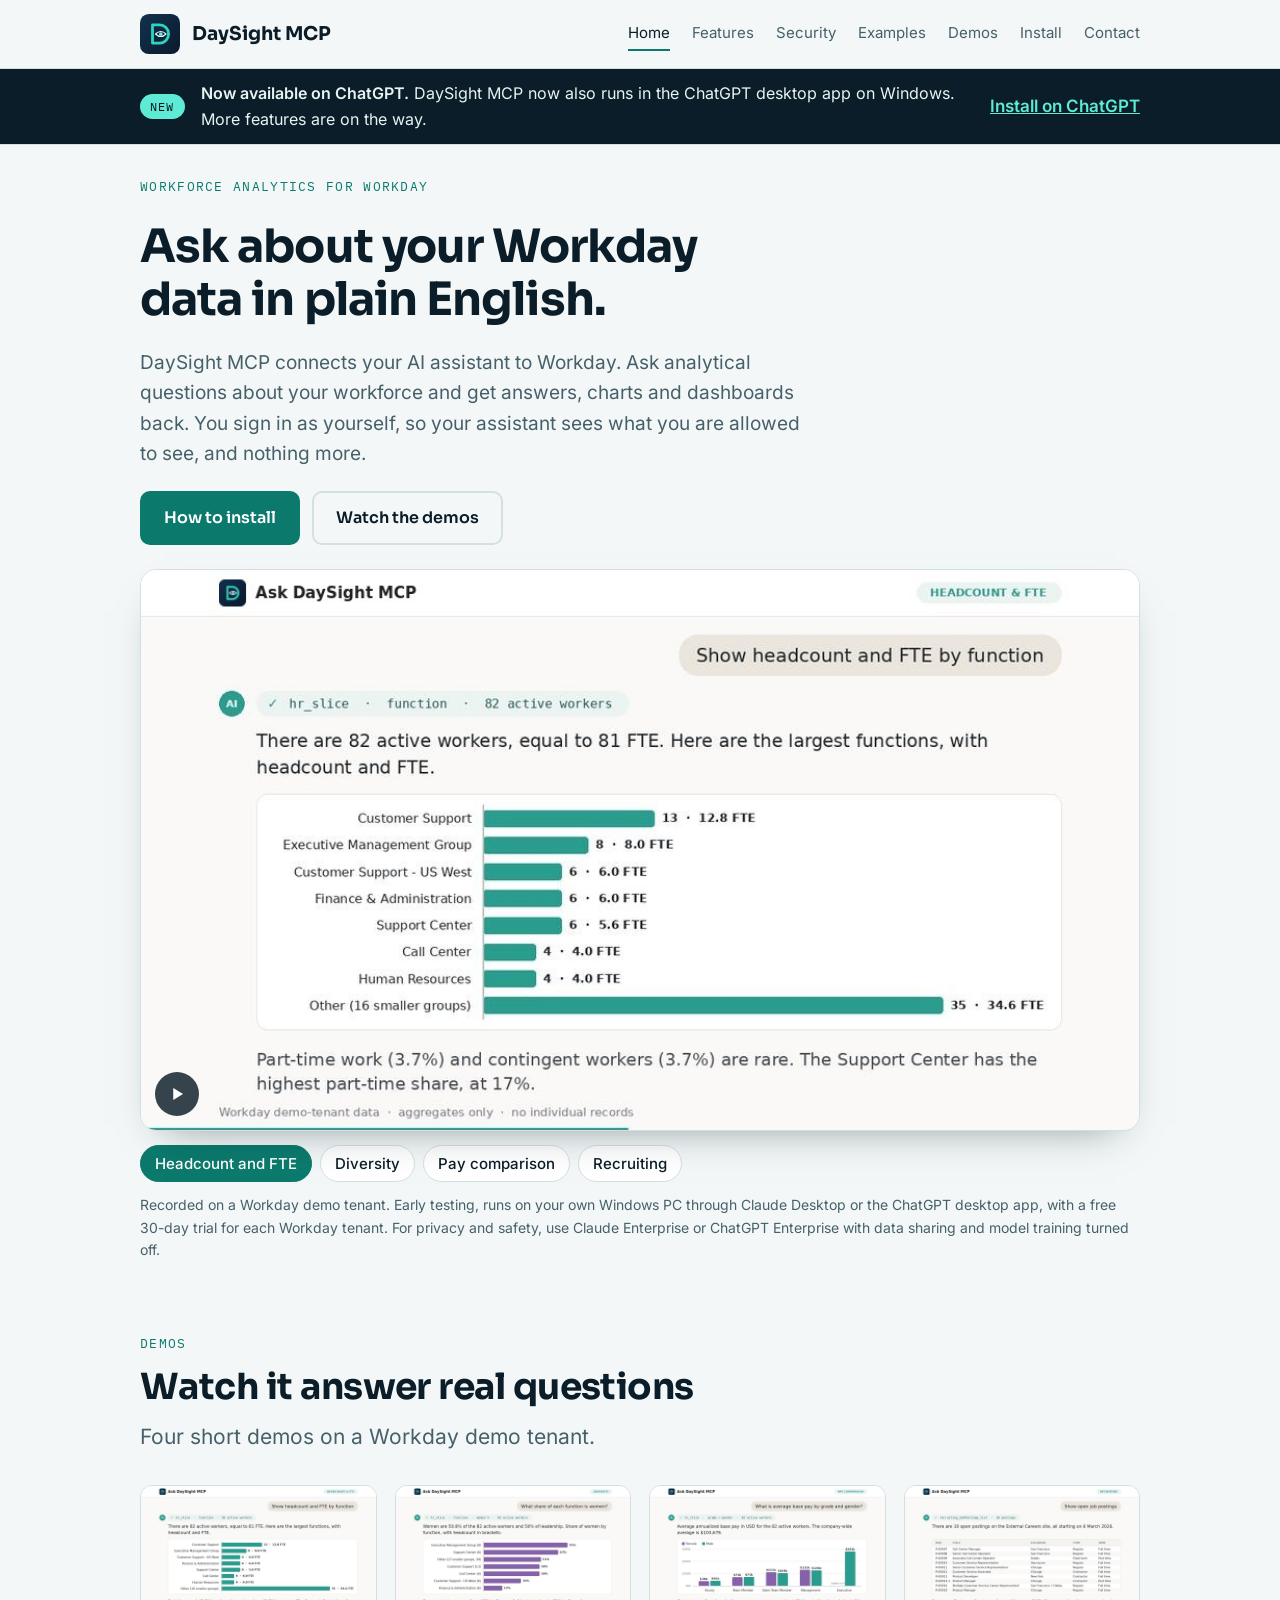
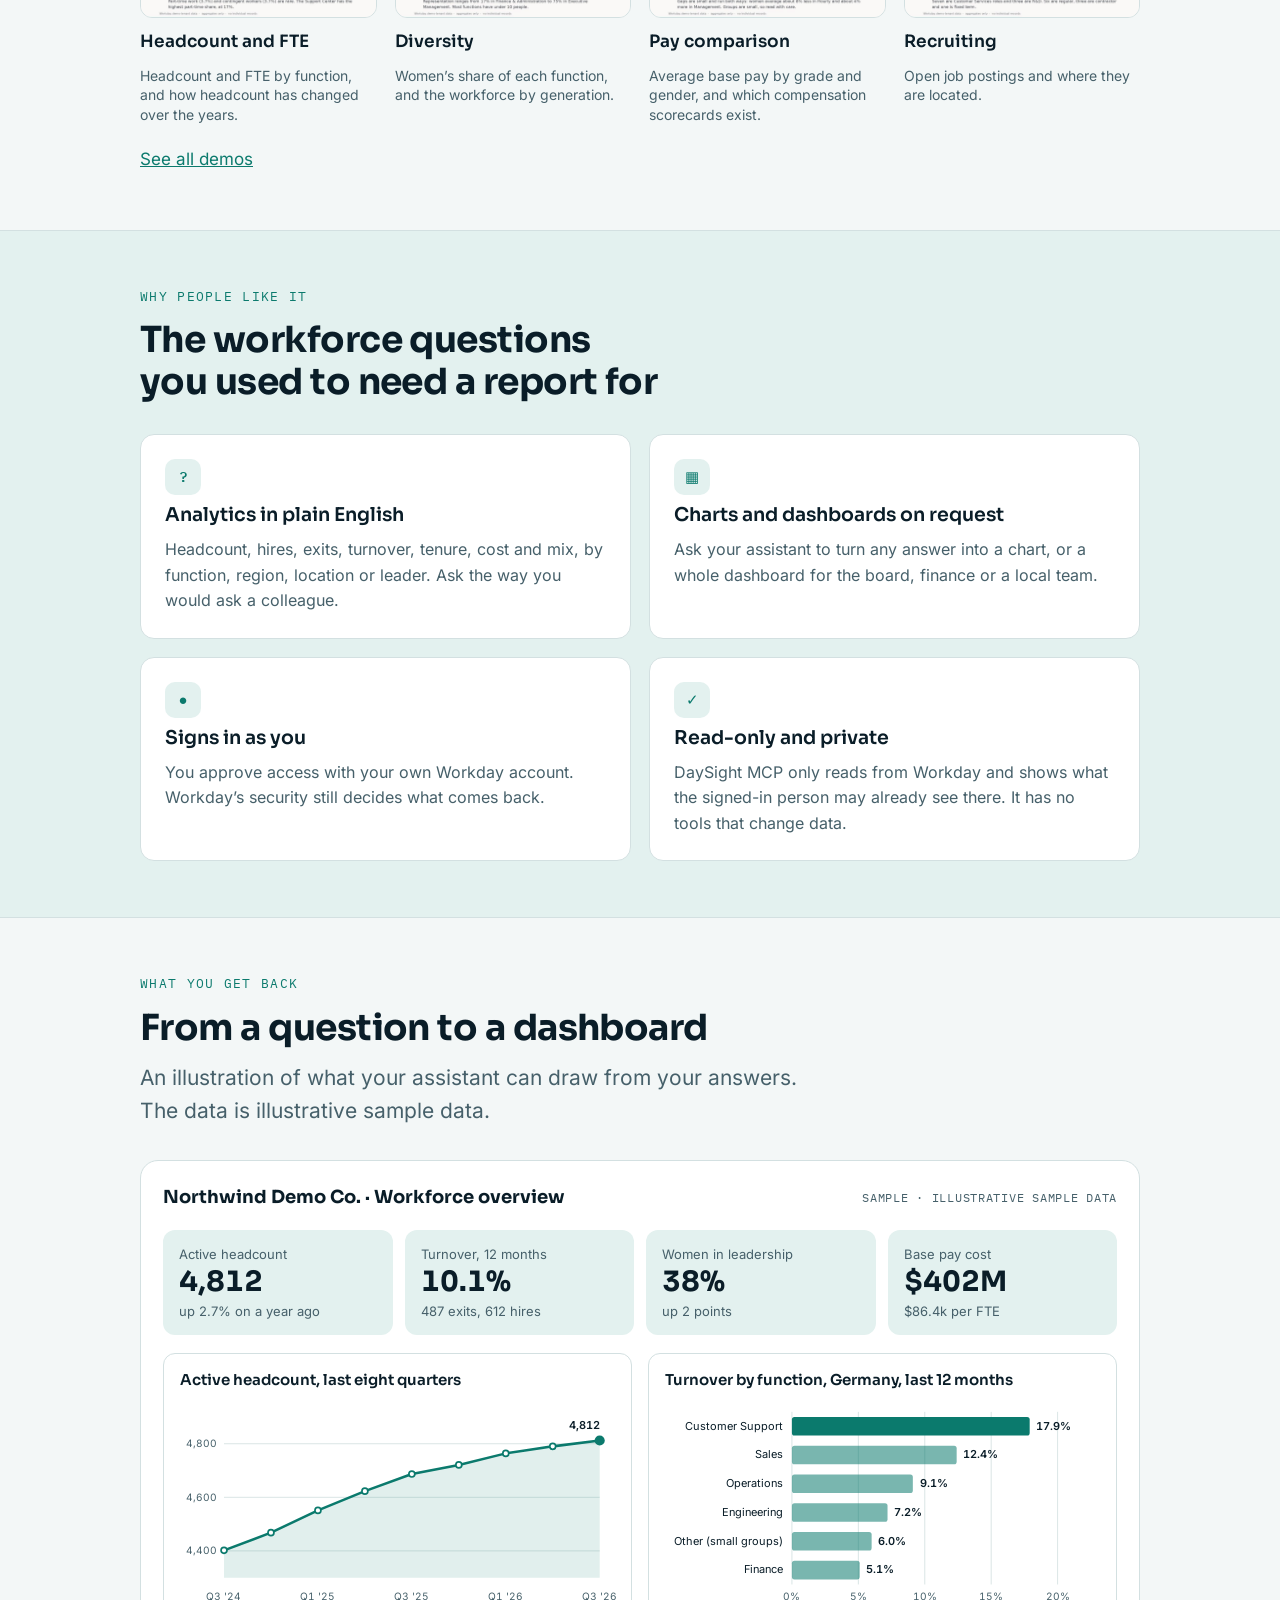
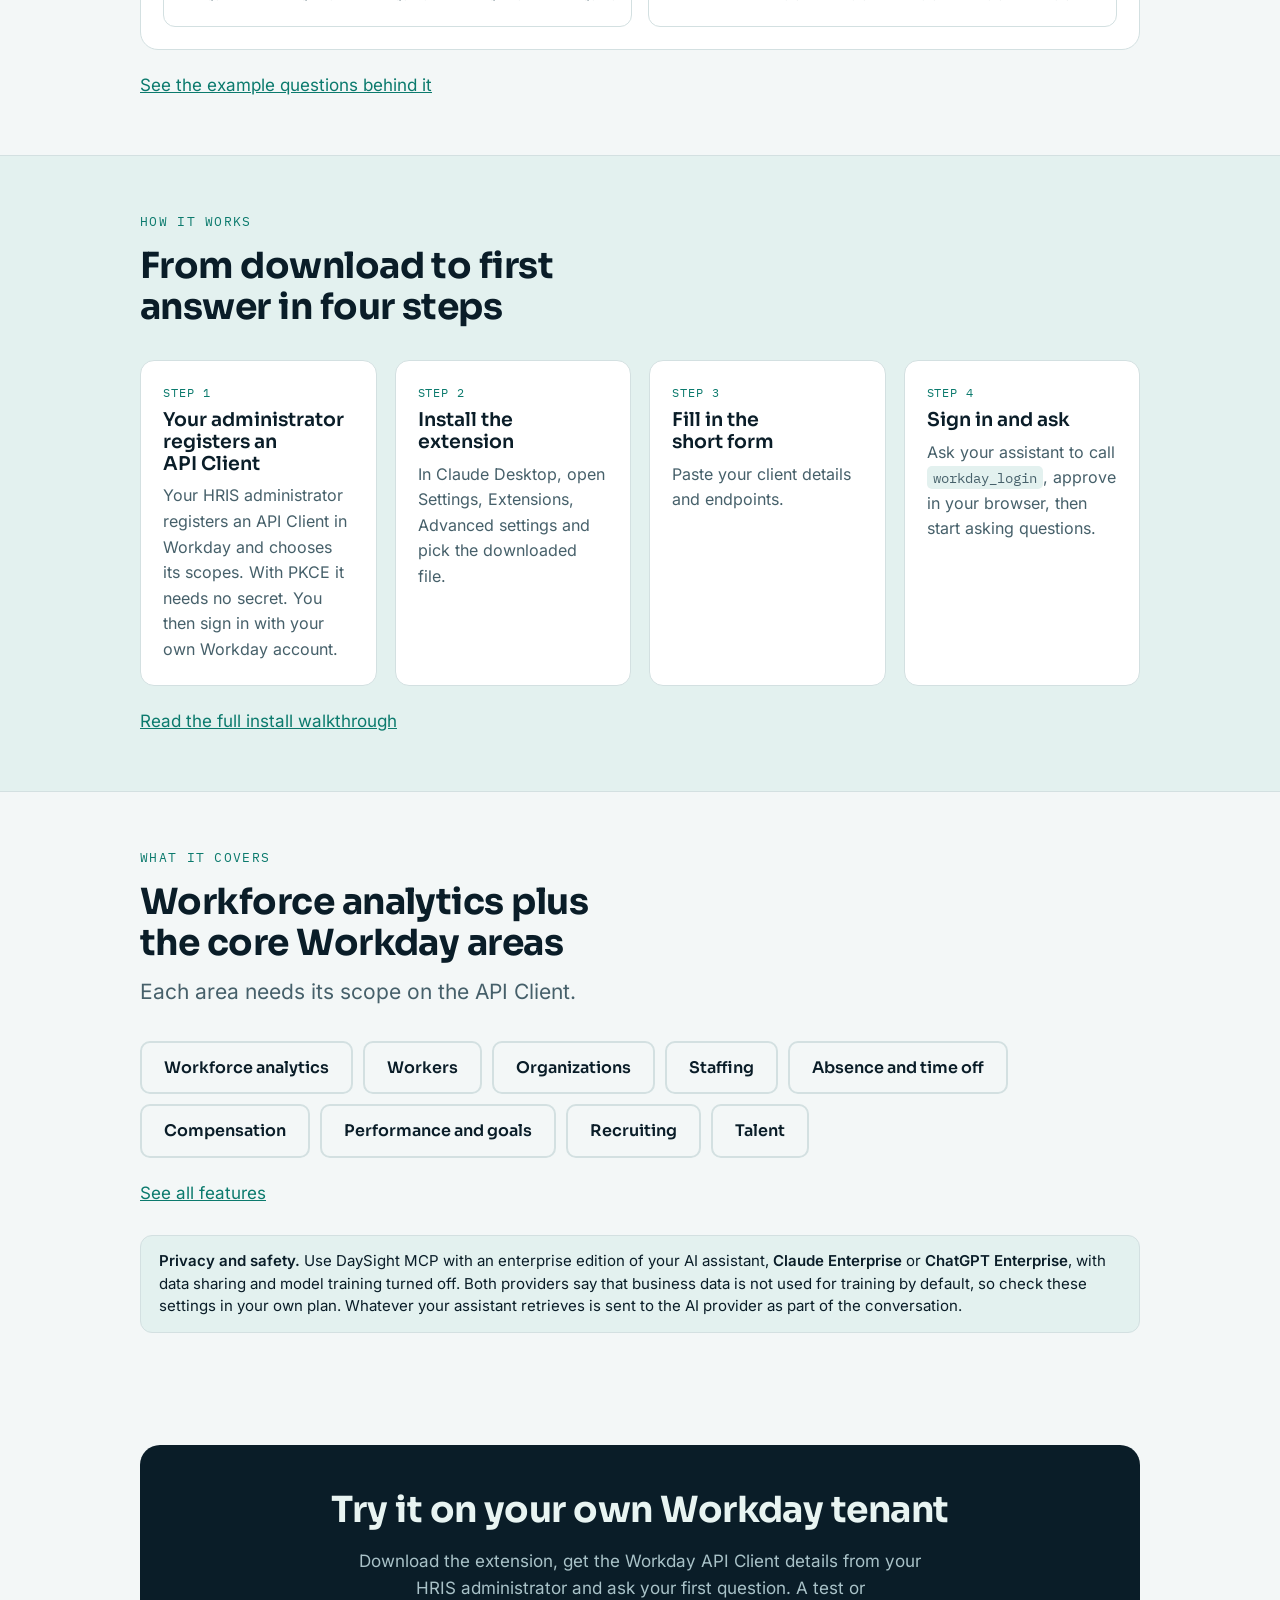
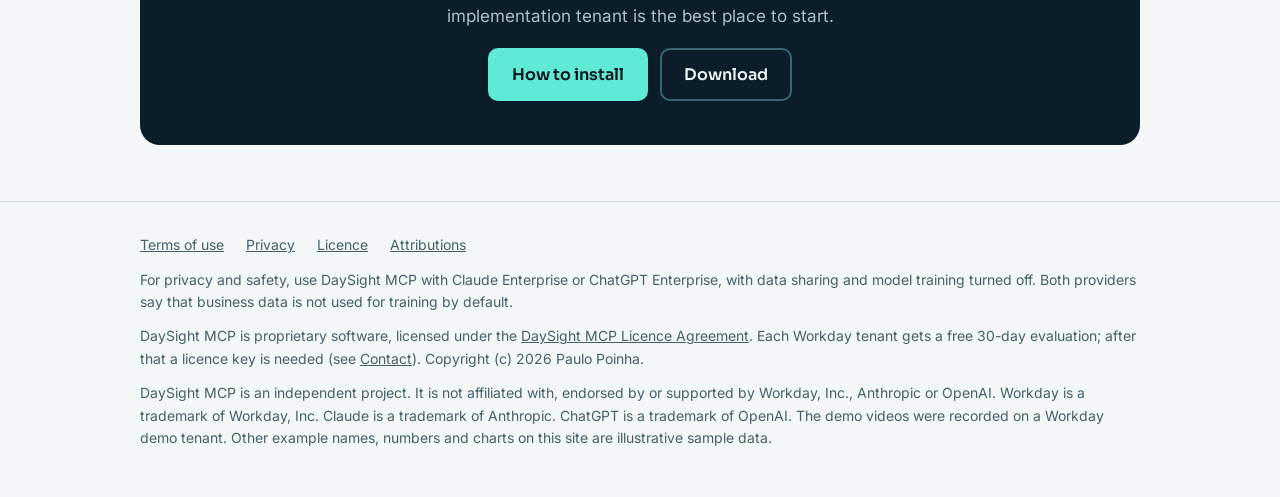
<file: docs/index.html>
<!doctype html>
<html lang="en">
<head>
<meta charset="utf-8">
<meta name="viewport" content="width=device-width,initial-scale=1">
<title>DaySight MCP | Workday MCP server for workforce analytics</title>
<meta name="description" content="DaySight MCP is a Workday MCP server that lets your AI assistant answer workforce questions in plain English, with charts and dashboards.">
<meta name="robots" content="index,follow,max-image-preview:large">
<link rel="canonical" href="https://daysight.dev/">
<meta property="og:site_name" content="DaySight MCP">
<meta property="og:locale" content="en">
<meta property="og:type" content="website">
<meta property="og:url" content="https://daysight.dev/">
<meta property="og:title" content="DaySight MCP | Workday MCP server for workforce analytics">
<meta property="og:description" content="DaySight MCP is a Workday MCP server that lets your AI assistant answer workforce questions in plain English, with charts and dashboards.">
<meta property="og:image" content="https://daysight.dev/assets/og-image.png">
<meta property="og:image:width" content="1200">
<meta property="og:image:height" content="630">
<meta property="og:image:alt" content="DaySight MCP: ask about your Workday data in plain English">
<meta name="twitter:card" content="summary_large_image">
<meta name="twitter:title" content="DaySight MCP | Workday MCP server for workforce analytics">
<meta name="twitter:description" content="DaySight MCP is a Workday MCP server that lets your AI assistant answer workforce questions in plain English, with charts and dashboards.">
<meta name="twitter:image" content="https://daysight.dev/assets/og-image.png">
<meta name="twitter:image:alt" content="DaySight MCP: ask about your Workday data in plain English">
<meta name="theme-color" content="#0A1D28">
<link rel="icon" type="image/svg+xml" href="assets/daysight-mcp-logo.svg">
<link rel="apple-touch-icon" href="assets/daysight-mcp-logo-512.png">
<link rel="stylesheet" href="assets/site.css">
<script type="application/ld+json">{"@context":"https://schema.org","@graph":[{"@type":"WebSite","@id":"https://daysight.dev/#website","url":"https://daysight.dev/","name":"DaySight MCP","inLanguage":"en","description":"DaySight MCP is a Workday MCP server that lets your AI assistant answer workforce questions in plain English, with charts and dashboards."},{"@type":"Organization","@id":"https://daysight.dev/#project","name":"DaySight MCP","url":"https://daysight.dev/","logo":"https://daysight.dev/assets/daysight-mcp-logo-512.png"},{"@type":"SoftwareApplication","@id":"https://daysight.dev/#software","name":"DaySight MCP","applicationCategory":"BusinessApplication","operatingSystem":"Windows","url":"https://daysight.dev/","image":"https://daysight.dev/assets/og-image.png","description":"A Model Context Protocol (MCP) server for Workday that lets an AI assistant answer workforce analytics questions in plain English, with charts and dashboards. Runs as a desktop extension on your own computer.","downloadUrl":"https://daysight.dev/downloads/daysight-mcp-0.10.0.mcpb","license":"https://daysight.dev/license.html","offers":{"@type":"Offer","price":"0","priceCurrency":"USD","description":"30-day trial for each Workday tenant, then a licence key. Proprietary software under the DaySight MCP Licence Agreement"}}]}</script>
</head>
<body>
<header class="site"><div class="wrap">
<a class="brand" href="./"><img src="assets/daysight-mcp-logo.svg" alt="" width="40" height="40">DaySight MCP</a>
<nav class="main" aria-label="Main"><a href="./" aria-current="page">Home</a><a href="features.html">Features</a><a href="security.html">Security</a><a href="examples.html">Examples</a><a href="demos.html">Demos</a><a href="install.html">Install</a><a href="contact.html">Contact</a></nav>
</div></header>
<div class="announce" role="region" aria-label="Announcement"><div class="wrap"><span class="tag">New</span><p><b>Now available on ChatGPT.</b> DaySight MCP now also runs in the ChatGPT desktop app on Windows. More features are on the way.</p><a href="install.html#chatgpt">Install on ChatGPT</a></div></div>
<main>

<section class="hero hero-video"><div class="wrap">
<div class="stack" style="max-width:68ch">
<p class="eyebrow">Workforce analytics for Workday</p>
<h1>Ask about your Workday data in plain English.</h1>
<p class="lede">DaySight MCP connects your AI assistant to Workday. Ask analytical questions about your workforce and get answers, charts and dashboards back. You sign in as yourself, so your assistant sees what you are allowed to see, and nothing more.</p>
<div class="row"><a class="btn" href="install.html">How to install</a><a class="btn ghost" href="demos.html">Watch the demos</a></div>
</div>
<div>
<div class="player">
<video id="hero-video" muted playsinline loop controls preload="metadata" poster="assets/videos/headcount-fte-poster.jpg?v=3" aria-label="Demo: asking questions about Workday data and getting charts back"><source src="assets/videos/headcount-fte.mp4?v=3" type="video/mp4"></video>
<button class="pp" id="hero-toggle" type="button" hidden aria-label="Pause demo video" data-state="paused"><svg class="i-pause" viewBox="0 0 24 24" aria-hidden="true"><rect x="5" y="4" width="5" height="16"/><rect x="14" y="4" width="5" height="16"/></svg><svg class="i-play" viewBox="0 0 24 24" aria-hidden="true"><path d="M7 4l13 8-13 8z"/></svg></button>
</div>
<div class="chips" role="group" aria-label="Choose a demo">
<button class="chip" type="button" data-demo data-src="assets/videos/headcount-fte.mp4?v=3" data-poster="assets/videos/headcount-fte-poster.jpg?v=3" aria-pressed="true">Headcount and FTE</button>
<button class="chip" type="button" data-demo data-src="assets/videos/diversity.mp4?v=3" data-poster="assets/videos/diversity-poster.jpg?v=3" aria-pressed="false">Diversity</button>
<button class="chip" type="button" data-demo data-src="assets/videos/pay-comparison.mp4?v=3" data-poster="assets/videos/pay-comparison-poster.jpg?v=3" aria-pressed="false">Pay comparison</button>
<button class="chip" type="button" data-demo data-src="assets/videos/recruiting.mp4?v=3" data-poster="assets/videos/recruiting-poster.jpg?v=3" aria-pressed="false">Recruiting</button>
</div>
<p class="note" style="margin-top:12px">Recorded on a Workday demo tenant. Early testing, runs on your own Windows PC through Claude Desktop or the ChatGPT desktop app, with a free 30-day trial for each Workday tenant. For privacy and safety, use Claude Enterprise or ChatGPT Enterprise with data sharing and model training turned off.</p>
</div>
</div></section>

<section><div class="wrap">
<div class="sechead"><p class="eyebrow">Demos</p><h2>Watch it answer real questions</h2><p class="lede">Four short demos on a Workday demo tenant.</p></div>
<div class="demo-cards">
<a class="demo-card" href="demos.html#headcount-fte"><img src="assets/videos/headcount-fte-poster.jpg?v=3" alt="" width="960" height="540" loading="lazy"><span>Headcount and FTE</span><small>Headcount and FTE by function, and how headcount has changed over the years.</small></a><a class="demo-card" href="demos.html#diversity"><img src="assets/videos/diversity-poster.jpg?v=3" alt="" width="960" height="540" loading="lazy"><span>Diversity</span><small>Women’s share of each function, and the workforce by generation.</small></a><a class="demo-card" href="demos.html#pay-comparison"><img src="assets/videos/pay-comparison-poster.jpg?v=3" alt="" width="960" height="540" loading="lazy"><span>Pay comparison</span><small>Average base pay by grade and gender, and which compensation scorecards exist.</small></a><a class="demo-card" href="demos.html#recruiting"><img src="assets/videos/recruiting-poster.jpg?v=3" alt="" width="960" height="540" loading="lazy"><span>Recruiting</span><small>Open job postings and where they are located.</small></a>
</div>
<p style="margin-top:22px"><a href="demos.html">See all demos</a></p>
</div></section>

<section class="band"><div class="wrap">
<div class="sechead"><p class="eyebrow">Why people like it</p><h2>The workforce questions you used to need a report for</h2></div>
<div class="grid two">
<div class="card"><span class="ico">?</span><h3>Analytics in plain English</h3><p>Headcount, hires, exits, turnover, tenure, cost and mix, by function, region, location or leader. Ask the way you would ask a colleague.</p></div>
<div class="card"><span class="ico">&#9638;</span><h3>Charts and dashboards on request</h3><p>Ask your assistant to turn any answer into a chart, or a whole dashboard for the board, finance or a local team.</p></div>
<div class="card"><span class="ico">&#9679;</span><h3>Signs in as you</h3><p>You approve access with your own Workday account. Workday&rsquo;s security still decides what comes back.</p></div>
<div class="card"><span class="ico">&#10003;</span><h3>Read-only and private</h3><p>DaySight MCP only reads from Workday and shows what the signed-in person may already see there. It has no tools that change data.</p></div>
</div>
</div></section>

<section><div class="wrap">
<div class="sechead"><p class="eyebrow">What you get back</p><h2>From a question to a dashboard</h2><p class="lede">An illustration of what your assistant can draw from your answers. The data is illustrative sample data.</p></div>
<div class="dash" role="group" aria-label="Sample dashboard with illustrative sample data">
<div class="dash-head"><b>Northwind Demo Co. · Workforce overview</b><span class="tag">SAMPLE · ILLUSTRATIVE SAMPLE DATA</span></div>
<div class="tiles"><div class="tile"><span class="tl">Active headcount</span><span class="tv">4,812</span><span class="ts">up 2.7% on a year ago</span></div><div class="tile"><span class="tl">Turnover, 12 months</span><span class="tv">10.1%</span><span class="ts">487 exits, 612 hires</span></div><div class="tile"><span class="tl">Women in leadership</span><span class="tv">38%</span><span class="ts">up 2 points</span></div><div class="tile"><span class="tl">Base pay cost</span><span class="tv">$402M</span><span class="ts">$86.4k per FTE</span></div></div>
<div class="dash-grid">
<figure class="vizcard"><figcaption>Active headcount, last eight quarters</figcaption><svg class="chart" viewBox="0 0 520 250" role="img" aria-label="Line chart: active headcount rises from 4,402 to 4,812 over eight quarters"><line class="grid" x1="52" x2="496" y1="178.3" y2="178.3"/><text class="ax" x="44" y="182.3" text-anchor="end">4,400</text><line class="grid" x1="52" x2="496" y1="115.0" y2="115.0"/><text class="ax" x="44" y="119.0" text-anchor="end">4,600</text><line class="grid" x1="52" x2="496" y1="51.7" y2="51.7"/><text class="ax" x="44" y="55.7" text-anchor="end">4,800</text><text class="ax" x="52.0" y="236" text-anchor="middle">Q3 '24</text><text class="ax" x="163.0" y="236" text-anchor="middle">Q1 '25</text><text class="ax" x="274.0" y="236" text-anchor="middle">Q3 '25</text><text class="ax" x="385.0" y="236" text-anchor="middle">Q1 '26</text><text class="ax" x="496.0" y="236" text-anchor="middle">Q3 '26</text><polygon class="area" points="52,210 52.0,177.7 107.5,156.8 163.0,130.5 218.5,107.7 274.0,87.5 329.5,76.7 385.0,63.1 440.5,54.8 496.0,47.9 496.0,210"/><polyline class="ln" points="52.0,177.7 107.5,156.8 163.0,130.5 218.5,107.7 274.0,87.5 329.5,76.7 385.0,63.1 440.5,54.8 496.0,47.9"/><circle class="dot" cx="52.0" cy="177.7" r="3.5"/><circle class="dot" cx="107.5" cy="156.8" r="3.5"/><circle class="dot" cx="163.0" cy="130.5" r="3.5"/><circle class="dot" cx="218.5" cy="107.7" r="3.5"/><circle class="dot" cx="274.0" cy="87.5" r="3.5"/><circle class="dot" cx="329.5" cy="76.7" r="3.5"/><circle class="dot" cx="385.0" cy="63.1" r="3.5"/><circle class="dot" cx="440.5" cy="54.8" r="3.5"/><circle class="dot" cx="496.0" cy="47.9" r="3.5"/><circle class="dot-end" cx="496.0" cy="47.9" r="6"/><text class="val" x="496.0" y="33.9" text-anchor="end">4,812</text></svg></figure>
<figure class="vizcard"><figcaption>Turnover by function, Germany, last 12 months</figcaption><svg class="chart" viewBox="0 0 520 244" role="img" aria-label="Bar chart: turnover by function in Germany, from Customer Support 17.9 percent down to Finance 5.1 percent"><line class="grid" x1="150.0" x2="150.0" y1="14" y2="218"/><text class="ax" x="150.0" y="236" text-anchor="middle">0%</text><line class="grid" x1="228.5" x2="228.5" y1="14" y2="218"/><text class="ax" x="228.5" y="236" text-anchor="middle">5%</text><line class="grid" x1="307.0" x2="307.0" y1="14" y2="218"/><text class="ax" x="307.0" y="236" text-anchor="middle">10%</text><line class="grid" x1="385.5" x2="385.5" y1="14" y2="218"/><text class="ax" x="385.5" y="236" text-anchor="middle">15%</text><line class="grid" x1="464.0" x2="464.0" y1="14" y2="218"/><text class="ax" x="464.0" y="236" text-anchor="middle">20%</text><text class="lab" x="140" y="35.0" text-anchor="end">Customer Support</text><rect class="bar hot" x="150" y="20" width="281.0" height="22" rx="3"/><text class="val" x="439.0" y="35.0">17.9%</text><text class="lab" x="140" y="69.0" text-anchor="end">Sales</text><rect class="bar" x="150" y="54" width="194.7" height="22" rx="3"/><text class="val" x="352.7" y="69.0">12.4%</text><text class="lab" x="140" y="103.0" text-anchor="end">Operations</text><rect class="bar" x="150" y="88" width="142.9" height="22" rx="3"/><text class="val" x="300.9" y="103.0">9.1%</text><text class="lab" x="140" y="137.0" text-anchor="end">Engineering</text><rect class="bar" x="150" y="122" width="113.0" height="22" rx="3"/><text class="val" x="271.0" y="137.0">7.2%</text><text class="lab" x="140" y="171.0" text-anchor="end">Other (small groups)</text><rect class="bar" x="150" y="156" width="94.2" height="22" rx="3"/><text class="val" x="252.2" y="171.0">6.0%</text><text class="lab" x="140" y="205.0" text-anchor="end">Finance</text><rect class="bar" x="150" y="190" width="80.1" height="22" rx="3"/><text class="val" x="238.1" y="205.0">5.1%</text></svg></figure>
</div></div>
<p style="margin-top:22px"><a href="examples.html">See the example questions behind it</a></p>
</div></section>

<section class="band"><div class="wrap">
<div class="sechead"><p class="eyebrow">How it works</p><h2>From download to first answer in four steps</h2></div>
<ol class="steps">
<li><h3>Your administrator registers an API Client</h3><p>Your HRIS administrator registers an API Client in Workday and chooses its scopes. With PKCE it needs no secret. You then sign in with your own Workday account.</p></li>
<li><h3>Install the extension</h3><p>In Claude Desktop, open Settings, Extensions, Advanced settings and pick the downloaded file.</p></li>
<li><h3>Fill in the short form</h3><p>Paste your client details and endpoints.</p></li>
<li><h3>Sign in and ask</h3><p>Ask your assistant to call <code>workday_login</code>, approve in your browser, then start asking questions.</p></li>
</ol>
<p style="margin-top:22px"><a href="install.html">Read the full install walkthrough</a></p>
</div></section>

<section><div class="wrap">
<div class="sechead"><p class="eyebrow">What it covers</p><h2>Workforce analytics plus the core Workday areas</h2><p class="lede">Each area needs its scope on the API Client.</p></div>
<div class="row" style="gap:10px"><span class="btn ghost" style="cursor:default">Workforce analytics</span><span class="btn ghost" style="cursor:default">Workers</span><span class="btn ghost" style="cursor:default">Organizations</span><span class="btn ghost" style="cursor:default">Staffing</span><span class="btn ghost" style="cursor:default">Absence and time off</span><span class="btn ghost" style="cursor:default">Compensation</span><span class="btn ghost" style="cursor:default">Performance and goals</span><span class="btn ghost" style="cursor:default">Recruiting</span><span class="btn ghost" style="cursor:default">Talent</span></div>
<p style="margin-top:22px"><a href="features.html">See all features</a></p>
<div style="margin-top:28px"><div class="privacy"><span><b>Privacy and safety.</b> Use DaySight MCP with an enterprise edition of your AI assistant, <b>Claude Enterprise</b> or <b>ChatGPT Enterprise</b>, with data sharing and model training turned off. Both providers say that business data is not used for training by default, so check these settings in your own plan. Whatever your assistant retrieves is sent to the AI provider as part of the conversation.</span></div></div>
</div></section>
<section><div class="wrap"><div class="cta"><h2>Try it on your own Workday tenant</h2><p>Download the extension, get the Workday API Client details from your HRIS administrator and ask your first question. A test or implementation tenant is the best place to start.</p>
<div class="row" style="justify-content:center"><a class="btn" href="install.html">How to install</a><a class="btn ghost" href="downloads/daysight-mcp-0.10.0.mcpb" download>Download</a></div></div></div></section>

</main>
<footer class="site"><div class="wrap">
<div class="links"><a href="terms.html">Terms of use</a><a href="privacy.html">Privacy</a><a href="license.html">Licence</a><a href="attributions.html">Attributions</a></div>
<p>For privacy and safety, use DaySight MCP with Claude Enterprise or ChatGPT Enterprise, with data sharing and model training turned off. Both providers say that business data is not used for training by default.</p>
<p>DaySight MCP is proprietary software, licensed under the <a href="license.html">DaySight MCP Licence Agreement</a>. Each Workday tenant gets a free 30-day evaluation; after that a licence key is needed (see <a href="contact.html">Contact</a>). Copyright (c) 2026 Paulo Poinha.</p>
<p>DaySight MCP is an independent project. It is not affiliated with, endorsed by or supported by Workday, Inc., Anthropic or OpenAI. Workday is a trademark of Workday, Inc. Claude is a trademark of Anthropic. ChatGPT is a trademark of OpenAI. The demo videos were recorded on a Workday demo tenant. Other example names, numbers and charts on this site are illustrative sample data.</p>
</div></footer>
<script src="assets/site.js" defer></script>
</body>
</html>
</file>
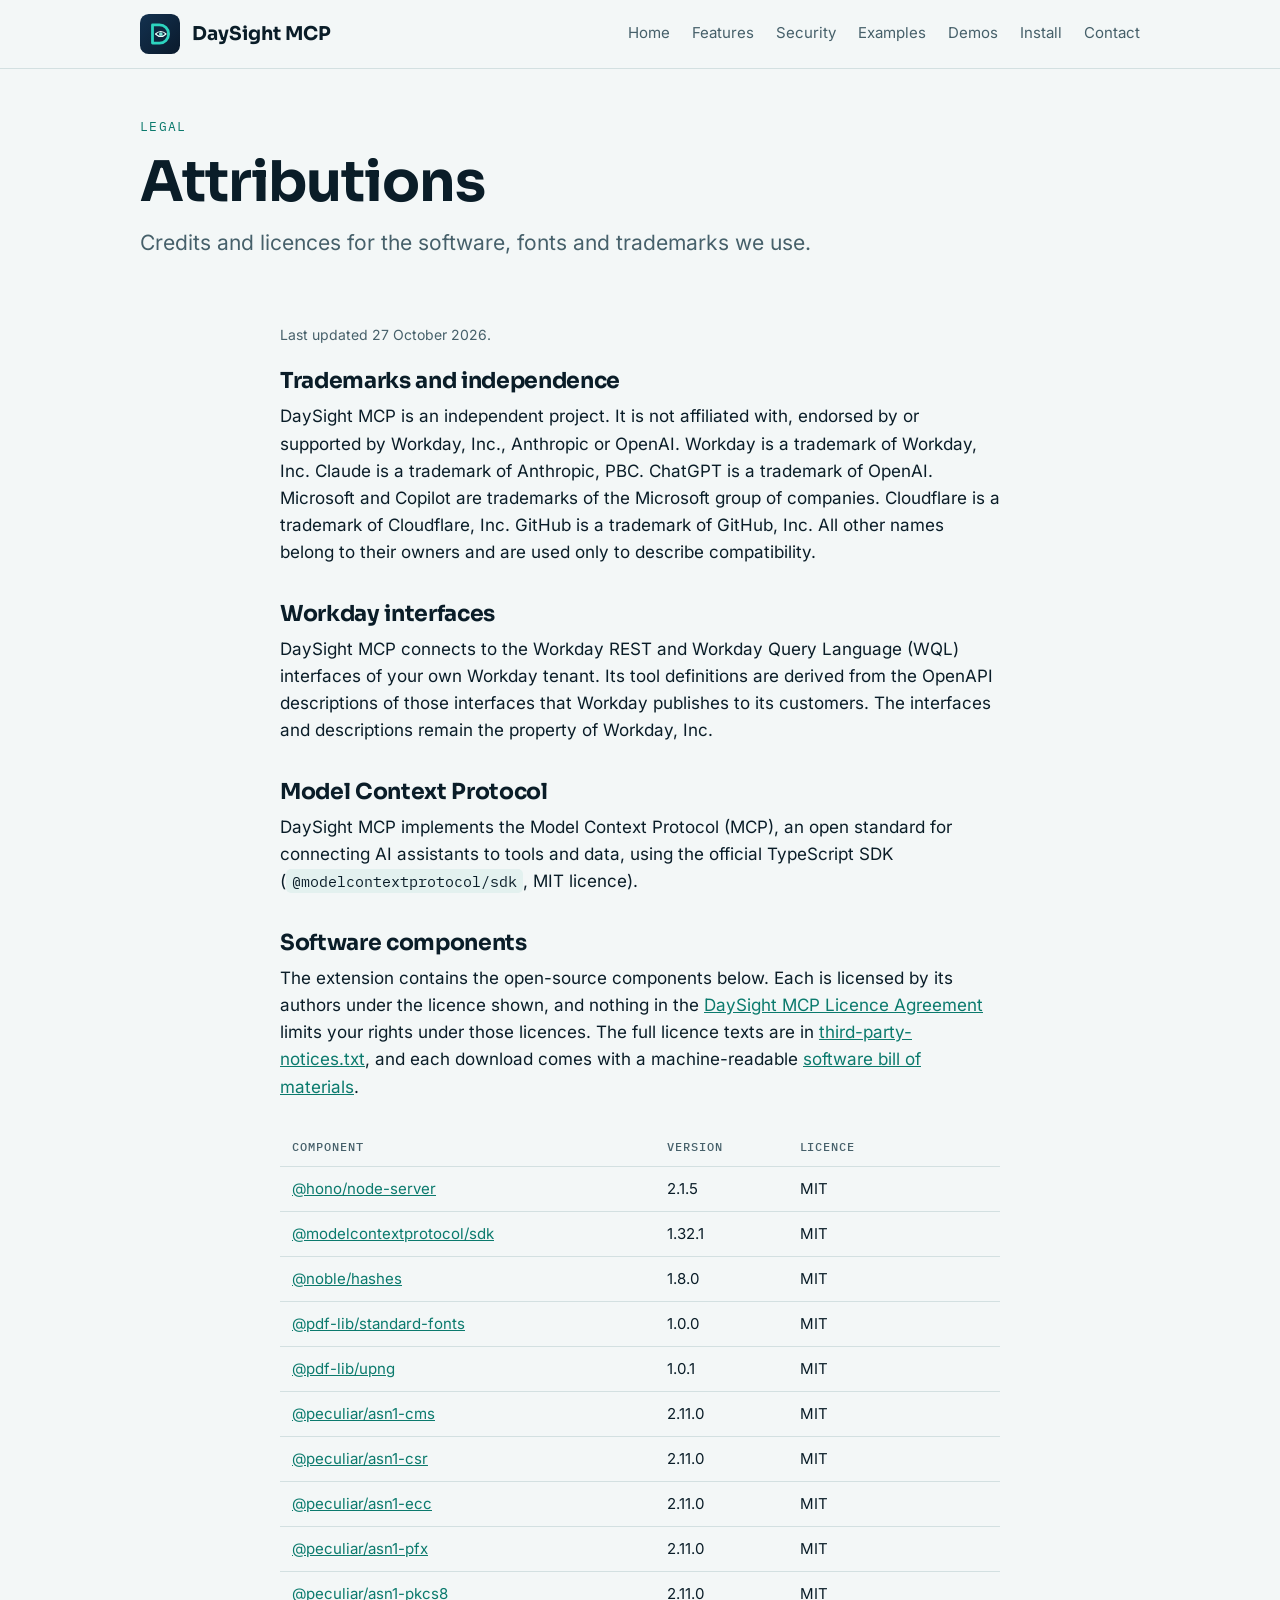
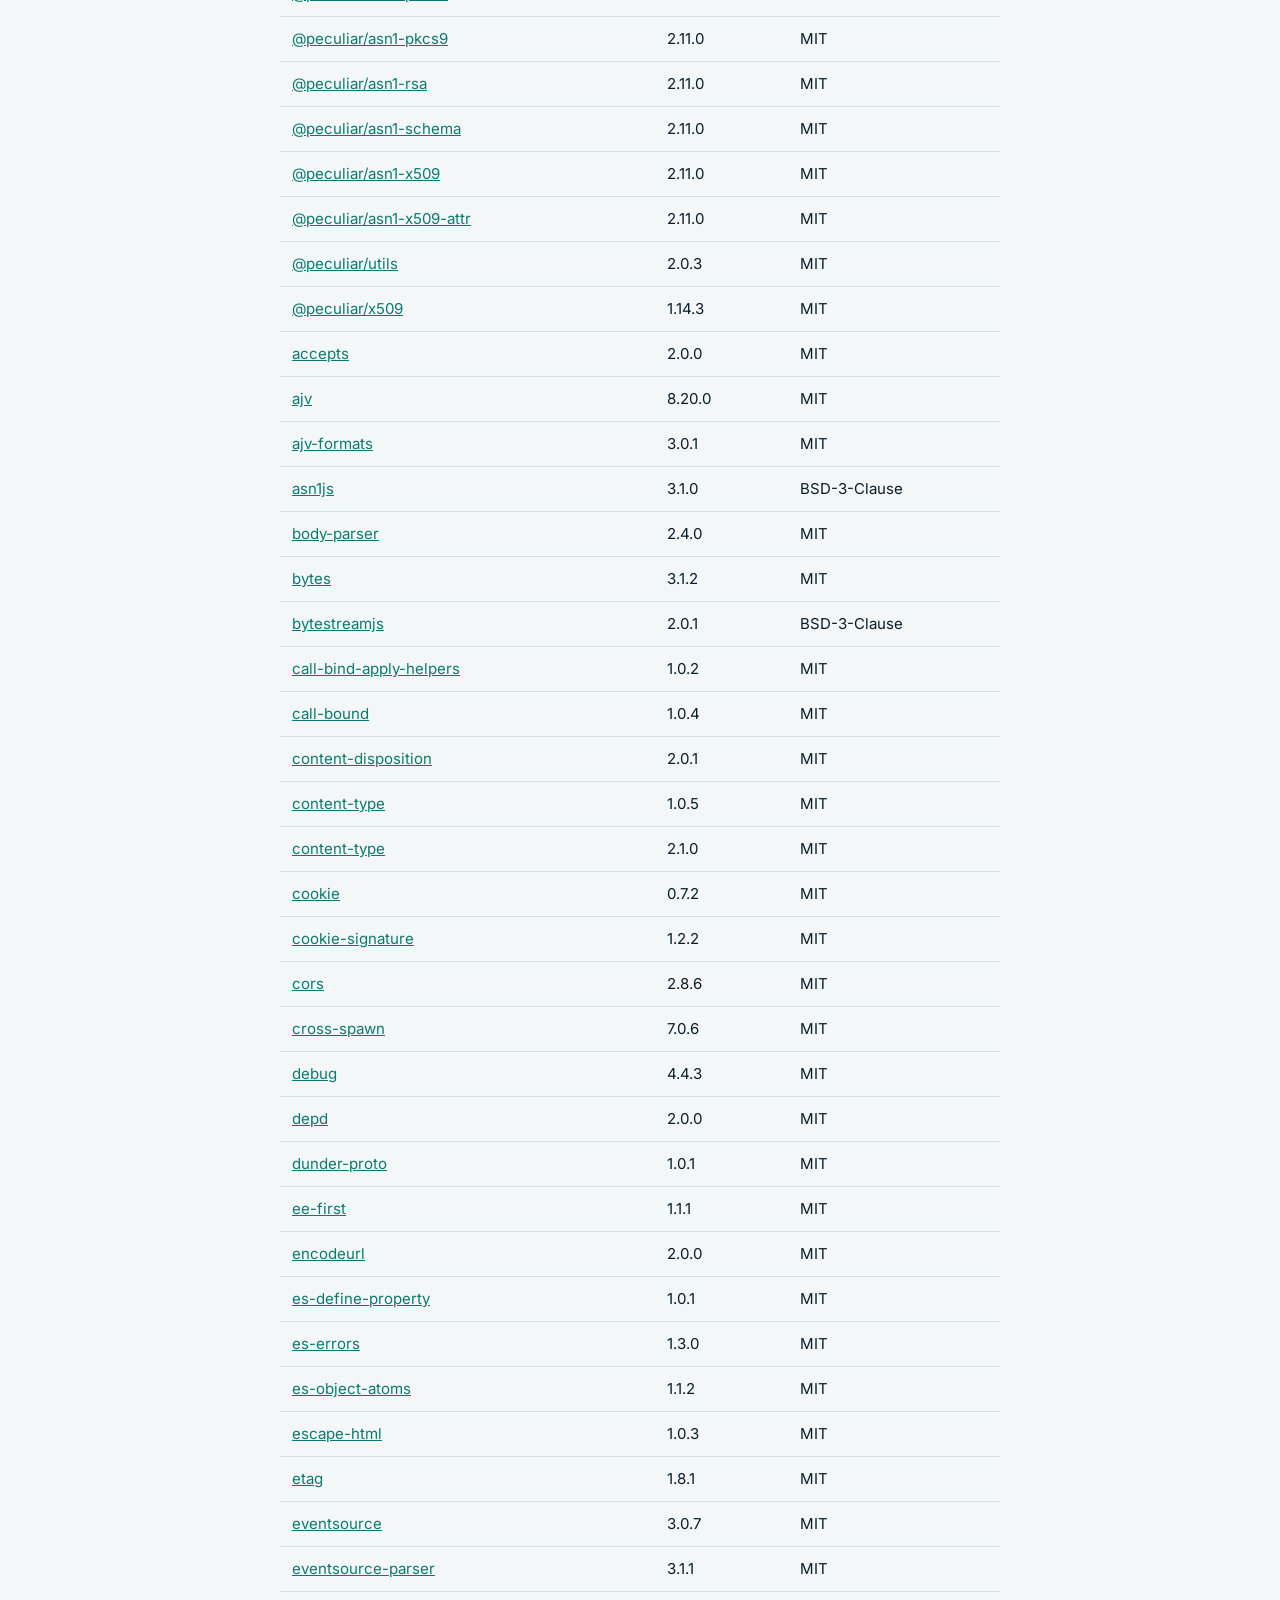
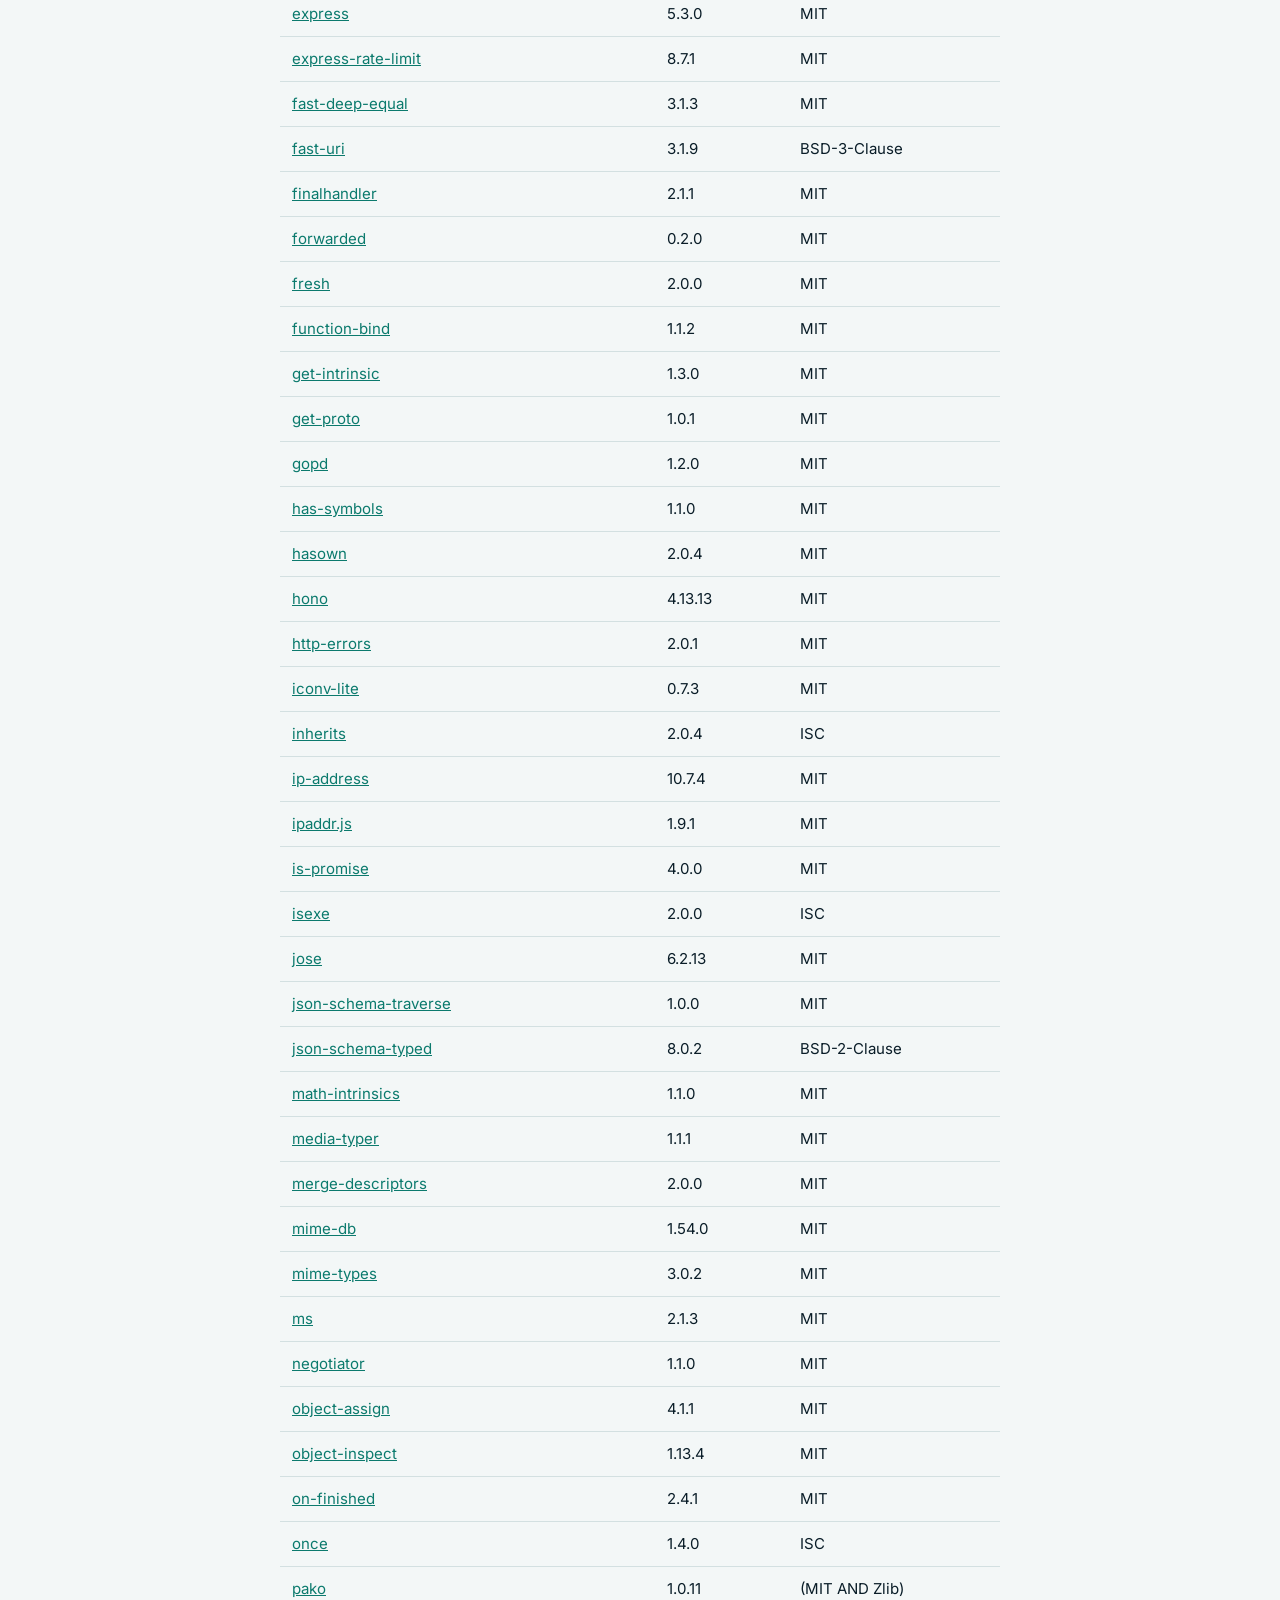
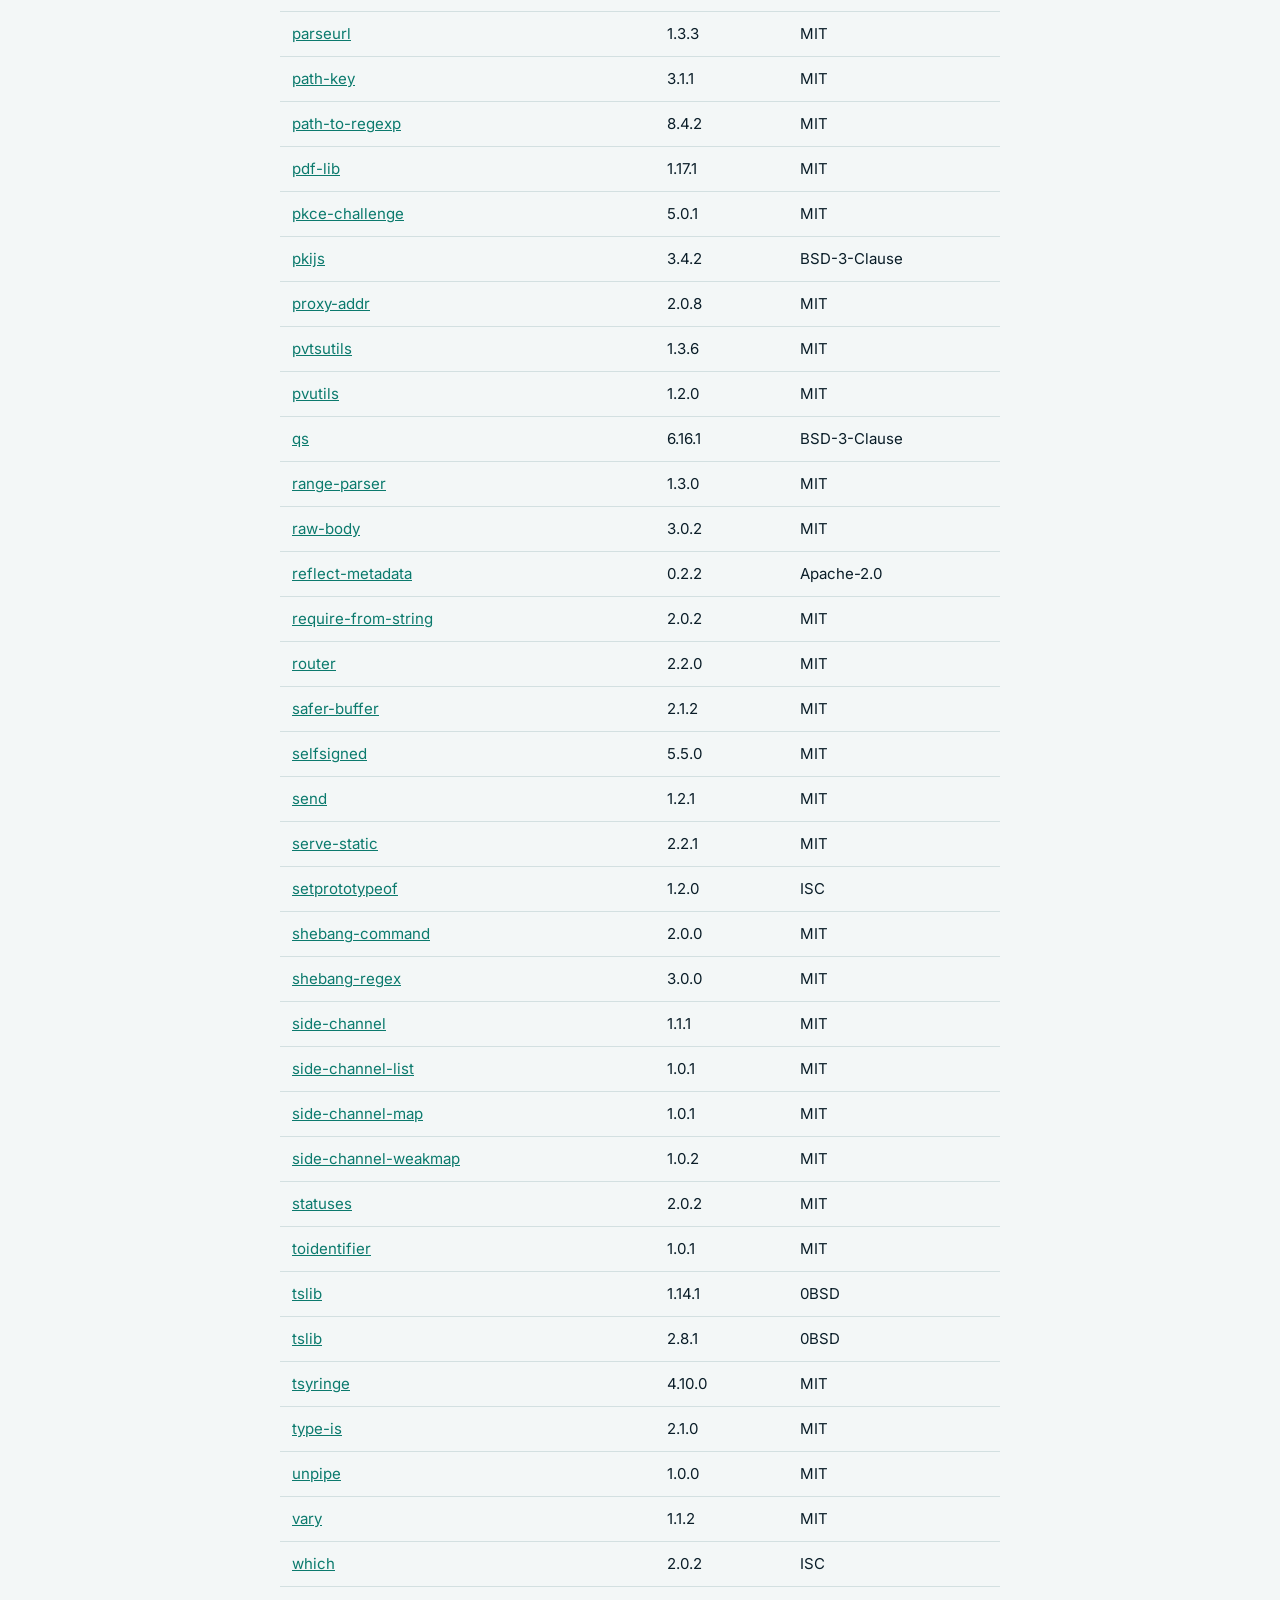
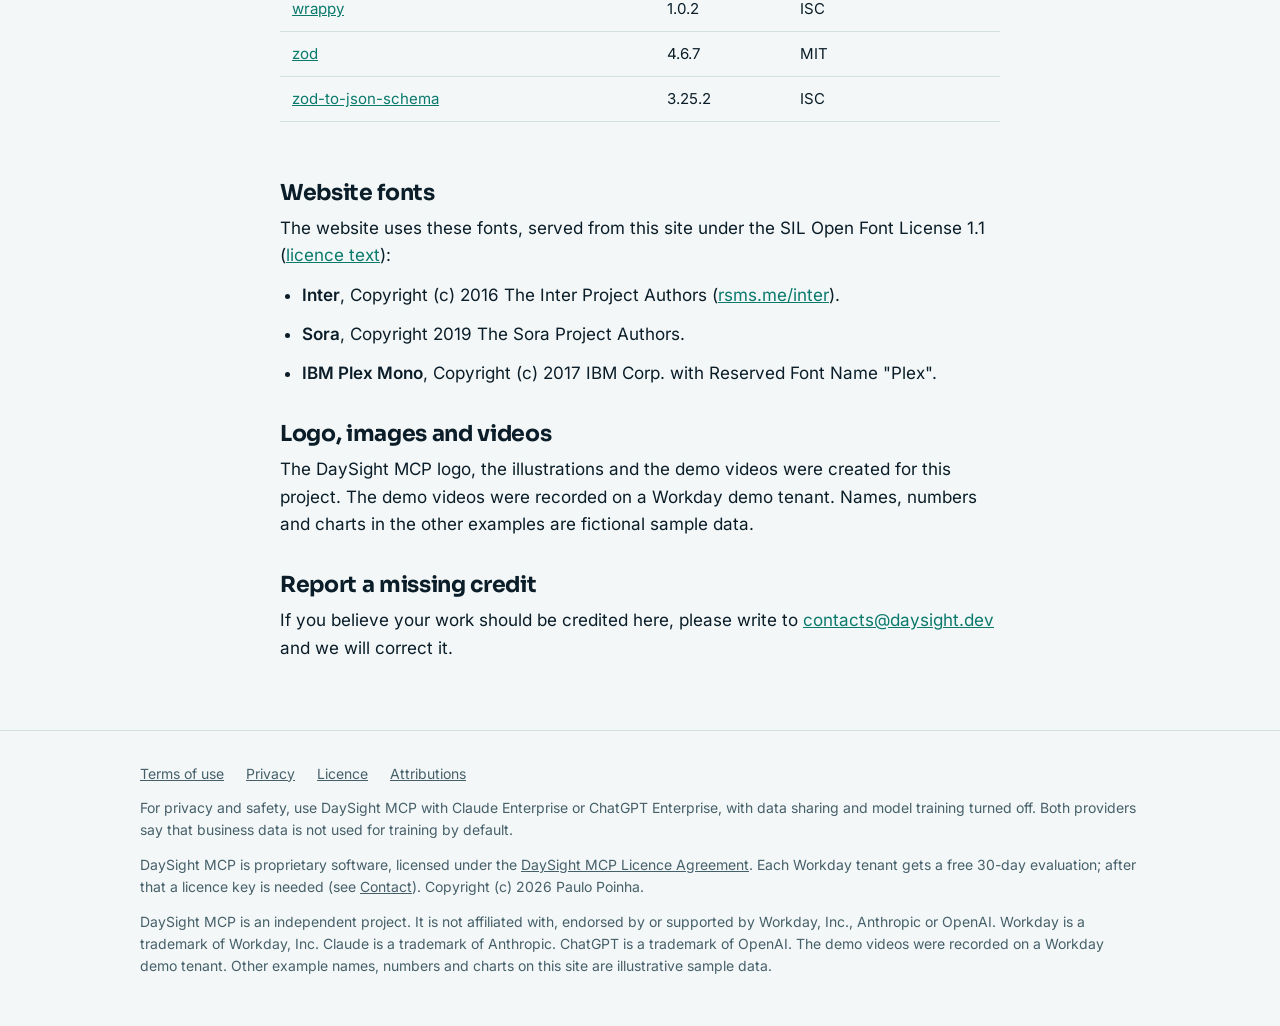
<file: docs/attributions.html>
<!doctype html>
<html lang="en">
<head>
<meta charset="utf-8">
<meta name="viewport" content="width=device-width,initial-scale=1">
<title>Attributions | DaySight MCP</title>
<meta name="description" content="Credits and licences for the third-party software, fonts and trademarks used by DaySight MCP and this website.">
<meta name="robots" content="index,follow,max-image-preview:large">
<link rel="canonical" href="https://daysight.dev/attributions.html">
<meta property="og:site_name" content="DaySight MCP">
<meta property="og:locale" content="en">
<meta property="og:type" content="website">
<meta property="og:url" content="https://daysight.dev/attributions.html">
<meta property="og:title" content="Attributions | DaySight MCP">
<meta property="og:description" content="Credits and licences for the third-party software, fonts and trademarks used by DaySight MCP and this website.">
<meta property="og:image" content="https://daysight.dev/assets/og-image.png">
<meta property="og:image:width" content="1200">
<meta property="og:image:height" content="630">
<meta property="og:image:alt" content="DaySight MCP: ask about your Workday data in plain English">
<meta name="twitter:card" content="summary_large_image">
<meta name="twitter:title" content="Attributions | DaySight MCP">
<meta name="twitter:description" content="Credits and licences for the third-party software, fonts and trademarks used by DaySight MCP and this website.">
<meta name="twitter:image" content="https://daysight.dev/assets/og-image.png">
<meta name="twitter:image:alt" content="DaySight MCP: ask about your Workday data in plain English">
<meta name="theme-color" content="#0A1D28">
<link rel="icon" type="image/svg+xml" href="assets/daysight-mcp-logo.svg">
<link rel="apple-touch-icon" href="assets/daysight-mcp-logo-512.png">
<link rel="stylesheet" href="assets/site.css">
</head>
<body>
<header class="site"><div class="wrap">
<a class="brand" href="./"><img src="assets/daysight-mcp-logo.svg" alt="" width="40" height="40">DaySight MCP</a>
<nav class="main" aria-label="Main"><a href="./">Home</a><a href="features.html">Features</a><a href="security.html">Security</a><a href="examples.html">Examples</a><a href="demos.html">Demos</a><a href="install.html">Install</a><a href="contact.html">Contact</a></nav>
</div></header>
<main>

<section class="page-title"><div class="wrap sechead"><p class="eyebrow">Legal</p><h1>Attributions</h1><p class="lede">Credits and licences for the software, fonts and trademarks we use.</p></div></section>

<section><div class="wrap prose">
<p class="note">Last updated 27 October 2026.</p>
<h2>Trademarks and independence</h2>
<p>DaySight MCP is an independent project. It is not affiliated with, endorsed by or supported by Workday, Inc., Anthropic or OpenAI. Workday is a trademark of Workday, Inc. Claude is a trademark of Anthropic, PBC. ChatGPT is a trademark of OpenAI. Microsoft and Copilot are trademarks of the Microsoft group of companies. Cloudflare is a trademark of Cloudflare, Inc. GitHub is a trademark of GitHub, Inc. All other names belong to their owners and are used only to describe compatibility.</p>
<h2>Workday interfaces</h2>
<p>DaySight MCP connects to the Workday REST and Workday Query Language (WQL) interfaces of your own Workday tenant. Its tool definitions are derived from the OpenAPI descriptions of those interfaces that Workday publishes to its customers. The interfaces and descriptions remain the property of Workday, Inc.</p>
<h2>Model Context Protocol</h2>
<p>DaySight MCP implements the Model Context Protocol (MCP), an open standard for connecting AI assistants to tools and data, using the official TypeScript SDK (<code>@modelcontextprotocol/sdk</code>, MIT licence).</p>
<h2>Software components</h2>
<p>The extension contains the open-source components below. Each is licensed by its authors under the licence shown, and nothing in the <a href="license.html">DaySight MCP Licence Agreement</a> limits your rights under those licences. The full licence texts are in <a href="third-party-notices.txt">third-party-notices.txt</a>, and each download comes with a machine-readable <a href="downloads/daysight-mcp-0.10.0.sbom.cdx.json" download>software bill of materials</a>.</p>
<!-- components:start -->
<div class="scroll">
<table>
<thead><tr><th>Component</th><th>Version</th><th>Licence</th></tr></thead>
<tbody>
<tr><td><a href="https://github.com/honojs/node-server" rel="noopener">@hono/node-server</a></td><td>2.1.5</td><td>MIT</td></tr>
<tr><td><a href="https://github.com/modelcontextprotocol/typescript-sdk" rel="noopener">@modelcontextprotocol/sdk</a></td><td>1.32.1</td><td>MIT</td></tr>
<tr><td><a href="https://github.com/paulmillr/noble-hashes" rel="noopener">@noble/hashes</a></td><td>1.8.0</td><td>MIT</td></tr>
<tr><td><a href="https://github.com/Hopding/standard-fonts" rel="noopener">@pdf-lib/standard-fonts</a></td><td>1.0.0</td><td>MIT</td></tr>
<tr><td><a href="https://github.com/Hopding/upng" rel="noopener">@pdf-lib/upng</a></td><td>1.0.1</td><td>MIT</td></tr>
<tr><td><a href="https://github.com/PeculiarVentures/asn1-schema" rel="noopener">@peculiar/asn1-cms</a></td><td>2.11.0</td><td>MIT</td></tr>
<tr><td><a href="https://github.com/PeculiarVentures/asn1-schema" rel="noopener">@peculiar/asn1-csr</a></td><td>2.11.0</td><td>MIT</td></tr>
<tr><td><a href="https://github.com/PeculiarVentures/asn1-schema" rel="noopener">@peculiar/asn1-ecc</a></td><td>2.11.0</td><td>MIT</td></tr>
<tr><td><a href="https://github.com/PeculiarVentures/asn1-schema" rel="noopener">@peculiar/asn1-pfx</a></td><td>2.11.0</td><td>MIT</td></tr>
<tr><td><a href="https://github.com/PeculiarVentures/asn1-schema" rel="noopener">@peculiar/asn1-pkcs8</a></td><td>2.11.0</td><td>MIT</td></tr>
<tr><td><a href="https://github.com/PeculiarVentures/asn1-schema" rel="noopener">@peculiar/asn1-pkcs9</a></td><td>2.11.0</td><td>MIT</td></tr>
<tr><td><a href="https://github.com/PeculiarVentures/asn1-schema" rel="noopener">@peculiar/asn1-rsa</a></td><td>2.11.0</td><td>MIT</td></tr>
<tr><td><a href="https://github.com/PeculiarVentures/asn1-schema" rel="noopener">@peculiar/asn1-schema</a></td><td>2.11.0</td><td>MIT</td></tr>
<tr><td><a href="https://github.com/PeculiarVentures/asn1-schema" rel="noopener">@peculiar/asn1-x509</a></td><td>2.11.0</td><td>MIT</td></tr>
<tr><td><a href="https://github.com/PeculiarVentures/asn1-schema" rel="noopener">@peculiar/asn1-x509-attr</a></td><td>2.11.0</td><td>MIT</td></tr>
<tr><td><a href="https://github.com/PeculiarVentures/pvtsutils" rel="noopener">@peculiar/utils</a></td><td>2.0.3</td><td>MIT</td></tr>
<tr><td><a href="https://github.com/PeculiarVentures/x509" rel="noopener">@peculiar/x509</a></td><td>1.14.3</td><td>MIT</td></tr>
<tr><td><a href="https://github.com/jshttp/accepts" rel="noopener">accepts</a></td><td>2.0.0</td><td>MIT</td></tr>
<tr><td><a href="https://github.com/ajv-validator/ajv" rel="noopener">ajv</a></td><td>8.20.0</td><td>MIT</td></tr>
<tr><td><a href="https://github.com/ajv-validator/ajv-formats" rel="noopener">ajv-formats</a></td><td>3.0.1</td><td>MIT</td></tr>
<tr><td><a href="https://github.com/PeculiarVentures/ASN1.js" rel="noopener">asn1js</a></td><td>3.1.0</td><td>BSD-3-Clause</td></tr>
<tr><td><a href="https://github.com/expressjs/body-parser" rel="noopener">body-parser</a></td><td>2.4.0</td><td>MIT</td></tr>
<tr><td><a href="https://github.com/visionmedia/bytes.js" rel="noopener">bytes</a></td><td>3.1.2</td><td>MIT</td></tr>
<tr><td><a href="https://github.com/PeculiarVentures/ByteStream.js" rel="noopener">bytestreamjs</a></td><td>2.0.1</td><td>BSD-3-Clause</td></tr>
<tr><td><a href="https://github.com/ljharb/call-bind-apply-helpers" rel="noopener">call-bind-apply-helpers</a></td><td>1.0.2</td><td>MIT</td></tr>
<tr><td><a href="https://github.com/ljharb/call-bound" rel="noopener">call-bound</a></td><td>1.0.4</td><td>MIT</td></tr>
<tr><td><a href="https://github.com/jshttp/content-disposition" rel="noopener">content-disposition</a></td><td>2.0.1</td><td>MIT</td></tr>
<tr><td><a href="https://github.com/jshttp/content-type" rel="noopener">content-type</a></td><td>1.0.5</td><td>MIT</td></tr>
<tr><td><a href="https://github.com/jshttp/content-type" rel="noopener">content-type</a></td><td>2.1.0</td><td>MIT</td></tr>
<tr><td><a href="https://github.com/jshttp/cookie" rel="noopener">cookie</a></td><td>0.7.2</td><td>MIT</td></tr>
<tr><td><a href="https://github.com/visionmedia/node-cookie-signature" rel="noopener">cookie-signature</a></td><td>1.2.2</td><td>MIT</td></tr>
<tr><td><a href="https://github.com/expressjs/cors" rel="noopener">cors</a></td><td>2.8.6</td><td>MIT</td></tr>
<tr><td><a href="https://github.com/moxystudio/node-cross-spawn" rel="noopener">cross-spawn</a></td><td>7.0.6</td><td>MIT</td></tr>
<tr><td><a href="https://github.com/debug-js/debug" rel="noopener">debug</a></td><td>4.4.3</td><td>MIT</td></tr>
<tr><td><a href="https://github.com/dougwilson/nodejs-depd" rel="noopener">depd</a></td><td>2.0.0</td><td>MIT</td></tr>
<tr><td><a href="https://github.com/es-shims/dunder-proto" rel="noopener">dunder-proto</a></td><td>1.0.1</td><td>MIT</td></tr>
<tr><td><a href="https://github.com/jonathanong/ee-first" rel="noopener">ee-first</a></td><td>1.1.1</td><td>MIT</td></tr>
<tr><td><a href="https://github.com/pillarjs/encodeurl" rel="noopener">encodeurl</a></td><td>2.0.0</td><td>MIT</td></tr>
<tr><td><a href="https://github.com/ljharb/es-define-property" rel="noopener">es-define-property</a></td><td>1.0.1</td><td>MIT</td></tr>
<tr><td><a href="https://github.com/ljharb/es-errors" rel="noopener">es-errors</a></td><td>1.3.0</td><td>MIT</td></tr>
<tr><td><a href="https://github.com/ljharb/es-object-atoms" rel="noopener">es-object-atoms</a></td><td>1.1.2</td><td>MIT</td></tr>
<tr><td><a href="https://github.com/component/escape-html" rel="noopener">escape-html</a></td><td>1.0.3</td><td>MIT</td></tr>
<tr><td><a href="https://github.com/jshttp/etag" rel="noopener">etag</a></td><td>1.8.1</td><td>MIT</td></tr>
<tr><td><a href="https://github.com/EventSource/eventsource" rel="noopener">eventsource</a></td><td>3.0.7</td><td>MIT</td></tr>
<tr><td><a href="https://github.com/rexxars/eventsource-parser" rel="noopener">eventsource-parser</a></td><td>3.1.1</td><td>MIT</td></tr>
<tr><td><a href="https://github.com/expressjs/express" rel="noopener">express</a></td><td>5.3.0</td><td>MIT</td></tr>
<tr><td><a href="https://github.com/express-rate-limit/express-rate-limit" rel="noopener">express-rate-limit</a></td><td>8.7.1</td><td>MIT</td></tr>
<tr><td><a href="https://github.com/epoberezkin/fast-deep-equal" rel="noopener">fast-deep-equal</a></td><td>3.1.3</td><td>MIT</td></tr>
<tr><td><a href="https://github.com/fastify/fast-uri" rel="noopener">fast-uri</a></td><td>3.1.9</td><td>BSD-3-Clause</td></tr>
<tr><td><a href="https://github.com/pillarjs/finalhandler" rel="noopener">finalhandler</a></td><td>2.1.1</td><td>MIT</td></tr>
<tr><td><a href="https://github.com/jshttp/forwarded" rel="noopener">forwarded</a></td><td>0.2.0</td><td>MIT</td></tr>
<tr><td><a href="https://github.com/jshttp/fresh" rel="noopener">fresh</a></td><td>2.0.0</td><td>MIT</td></tr>
<tr><td><a href="https://github.com/Raynos/function-bind" rel="noopener">function-bind</a></td><td>1.1.2</td><td>MIT</td></tr>
<tr><td><a href="https://github.com/ljharb/get-intrinsic" rel="noopener">get-intrinsic</a></td><td>1.3.0</td><td>MIT</td></tr>
<tr><td><a href="https://github.com/ljharb/get-proto" rel="noopener">get-proto</a></td><td>1.0.1</td><td>MIT</td></tr>
<tr><td><a href="https://github.com/ljharb/gopd" rel="noopener">gopd</a></td><td>1.2.0</td><td>MIT</td></tr>
<tr><td><a href="https://github.com/inspect-js/has-symbols" rel="noopener">has-symbols</a></td><td>1.1.0</td><td>MIT</td></tr>
<tr><td><a href="https://github.com/inspect-js/hasOwn" rel="noopener">hasown</a></td><td>2.0.4</td><td>MIT</td></tr>
<tr><td><a href="https://github.com/honojs/hono" rel="noopener">hono</a></td><td>4.13.13</td><td>MIT</td></tr>
<tr><td><a href="https://github.com/jshttp/http-errors" rel="noopener">http-errors</a></td><td>2.0.1</td><td>MIT</td></tr>
<tr><td><a href="https://github.com/pillarjs/iconv-lite" rel="noopener">iconv-lite</a></td><td>0.7.3</td><td>MIT</td></tr>
<tr><td><a href="https://github.com/isaacs/inherits" rel="noopener">inherits</a></td><td>2.0.4</td><td>ISC</td></tr>
<tr><td><a href="https://github.com/beaugunderson/ip-address" rel="noopener">ip-address</a></td><td>10.7.4</td><td>MIT</td></tr>
<tr><td><a href="https://github.com/whitequark/ipaddr.js" rel="noopener">ipaddr.js</a></td><td>1.9.1</td><td>MIT</td></tr>
<tr><td><a href="https://github.com/then/is-promise" rel="noopener">is-promise</a></td><td>4.0.0</td><td>MIT</td></tr>
<tr><td><a href="https://github.com/isaacs/isexe" rel="noopener">isexe</a></td><td>2.0.0</td><td>ISC</td></tr>
<tr><td><a href="https://github.com/panva/jose" rel="noopener">jose</a></td><td>6.2.13</td><td>MIT</td></tr>
<tr><td><a href="https://github.com/epoberezkin/json-schema-traverse" rel="noopener">json-schema-traverse</a></td><td>1.0.0</td><td>MIT</td></tr>
<tr><td><a href="https://github.com/RemyRylan/json-schema-typed" rel="noopener">json-schema-typed</a></td><td>8.0.2</td><td>BSD-2-Clause</td></tr>
<tr><td><a href="https://github.com/es-shims/math-intrinsics" rel="noopener">math-intrinsics</a></td><td>1.1.0</td><td>MIT</td></tr>
<tr><td><a href="https://github.com/jshttp/media-typer" rel="noopener">media-typer</a></td><td>1.1.1</td><td>MIT</td></tr>
<tr><td><a href="https://github.com/sindresorhus/merge-descriptors" rel="noopener">merge-descriptors</a></td><td>2.0.0</td><td>MIT</td></tr>
<tr><td><a href="https://github.com/jshttp/mime-db" rel="noopener">mime-db</a></td><td>1.54.0</td><td>MIT</td></tr>
<tr><td><a href="https://github.com/jshttp/mime-types" rel="noopener">mime-types</a></td><td>3.0.2</td><td>MIT</td></tr>
<tr><td><a href="https://github.com/vercel/ms" rel="noopener">ms</a></td><td>2.1.3</td><td>MIT</td></tr>
<tr><td><a href="https://github.com/jshttp/negotiator" rel="noopener">negotiator</a></td><td>1.1.0</td><td>MIT</td></tr>
<tr><td><a href="https://github.com/sindresorhus/object-assign" rel="noopener">object-assign</a></td><td>4.1.1</td><td>MIT</td></tr>
<tr><td><a href="https://github.com/inspect-js/object-inspect" rel="noopener">object-inspect</a></td><td>1.13.4</td><td>MIT</td></tr>
<tr><td><a href="https://github.com/jshttp/on-finished" rel="noopener">on-finished</a></td><td>2.4.1</td><td>MIT</td></tr>
<tr><td><a href="https://github.com/isaacs/once" rel="noopener">once</a></td><td>1.4.0</td><td>ISC</td></tr>
<tr><td><a href="https://github.com/nodeca/pako" rel="noopener">pako</a></td><td>1.0.11</td><td>(MIT AND Zlib)</td></tr>
<tr><td><a href="https://github.com/pillarjs/parseurl" rel="noopener">parseurl</a></td><td>1.3.3</td><td>MIT</td></tr>
<tr><td><a href="https://github.com/sindresorhus/path-key" rel="noopener">path-key</a></td><td>3.1.1</td><td>MIT</td></tr>
<tr><td><a href="https://github.com/pillarjs/path-to-regexp" rel="noopener">path-to-regexp</a></td><td>8.4.2</td><td>MIT</td></tr>
<tr><td><a href="https://github.com/Hopding/pdf-lib" rel="noopener">pdf-lib</a></td><td>1.17.1</td><td>MIT</td></tr>
<tr><td><a href="https://github.com/crouchcd/pkce-challenge" rel="noopener">pkce-challenge</a></td><td>5.0.1</td><td>MIT</td></tr>
<tr><td><a href="https://github.com/PeculiarVentures/PKI.js" rel="noopener">pkijs</a></td><td>3.4.2</td><td>BSD-3-Clause</td></tr>
<tr><td><a href="https://github.com/jshttp/proxy-addr" rel="noopener">proxy-addr</a></td><td>2.0.8</td><td>MIT</td></tr>
<tr><td><a href="https://github.com/PeculiarVentures/pvtsutils" rel="noopener">pvtsutils</a></td><td>1.3.6</td><td>MIT</td></tr>
<tr><td><a href="https://github.com/PeculiarVentures/pvutils" rel="noopener">pvutils</a></td><td>1.2.0</td><td>MIT</td></tr>
<tr><td><a href="https://github.com/ljharb/qs" rel="noopener">qs</a></td><td>6.16.1</td><td>BSD-3-Clause</td></tr>
<tr><td><a href="https://github.com/jshttp/range-parser" rel="noopener">range-parser</a></td><td>1.3.0</td><td>MIT</td></tr>
<tr><td><a href="https://github.com/stream-utils/raw-body" rel="noopener">raw-body</a></td><td>3.0.2</td><td>MIT</td></tr>
<tr><td><a href="https://github.com/rbuckton/reflect-metadata" rel="noopener">reflect-metadata</a></td><td>0.2.2</td><td>Apache-2.0</td></tr>
<tr><td><a href="https://github.com/floatdrop/require-from-string" rel="noopener">require-from-string</a></td><td>2.0.2</td><td>MIT</td></tr>
<tr><td><a href="https://github.com/pillarjs/router" rel="noopener">router</a></td><td>2.2.0</td><td>MIT</td></tr>
<tr><td><a href="https://github.com/ChALkeR/safer-buffer" rel="noopener">safer-buffer</a></td><td>2.1.2</td><td>MIT</td></tr>
<tr><td><a href="https://github.com/jfromaniello/selfsigned" rel="noopener">selfsigned</a></td><td>5.5.0</td><td>MIT</td></tr>
<tr><td><a href="https://github.com/pillarjs/send" rel="noopener">send</a></td><td>1.2.1</td><td>MIT</td></tr>
<tr><td><a href="https://github.com/expressjs/serve-static" rel="noopener">serve-static</a></td><td>2.2.1</td><td>MIT</td></tr>
<tr><td><a href="https://github.com/wesleytodd/setprototypeof" rel="noopener">setprototypeof</a></td><td>1.2.0</td><td>ISC</td></tr>
<tr><td><a href="https://github.com/kevva/shebang-command" rel="noopener">shebang-command</a></td><td>2.0.0</td><td>MIT</td></tr>
<tr><td><a href="https://github.com/sindresorhus/shebang-regex" rel="noopener">shebang-regex</a></td><td>3.0.0</td><td>MIT</td></tr>
<tr><td><a href="https://github.com/ljharb/side-channel" rel="noopener">side-channel</a></td><td>1.1.1</td><td>MIT</td></tr>
<tr><td><a href="https://github.com/ljharb/side-channel-list" rel="noopener">side-channel-list</a></td><td>1.0.1</td><td>MIT</td></tr>
<tr><td><a href="https://github.com/ljharb/side-channel-map" rel="noopener">side-channel-map</a></td><td>1.0.1</td><td>MIT</td></tr>
<tr><td><a href="https://github.com/ljharb/side-channel-weakmap" rel="noopener">side-channel-weakmap</a></td><td>1.0.2</td><td>MIT</td></tr>
<tr><td><a href="https://github.com/jshttp/statuses" rel="noopener">statuses</a></td><td>2.0.2</td><td>MIT</td></tr>
<tr><td><a href="https://github.com/component/toidentifier" rel="noopener">toidentifier</a></td><td>1.0.1</td><td>MIT</td></tr>
<tr><td><a href="https://github.com/Microsoft/tslib" rel="noopener">tslib</a></td><td>1.14.1</td><td>0BSD</td></tr>
<tr><td><a href="https://github.com/Microsoft/tslib" rel="noopener">tslib</a></td><td>2.8.1</td><td>0BSD</td></tr>
<tr><td><a href="https://github.com/Microsoft/tsyringe" rel="noopener">tsyringe</a></td><td>4.10.0</td><td>MIT</td></tr>
<tr><td><a href="https://github.com/jshttp/type-is" rel="noopener">type-is</a></td><td>2.1.0</td><td>MIT</td></tr>
<tr><td><a href="https://github.com/stream-utils/unpipe" rel="noopener">unpipe</a></td><td>1.0.0</td><td>MIT</td></tr>
<tr><td><a href="https://github.com/jshttp/vary" rel="noopener">vary</a></td><td>1.1.2</td><td>MIT</td></tr>
<tr><td><a href="https://github.com/isaacs/node-which" rel="noopener">which</a></td><td>2.0.2</td><td>ISC</td></tr>
<tr><td><a href="https://github.com/npm/wrappy" rel="noopener">wrappy</a></td><td>1.0.2</td><td>ISC</td></tr>
<tr><td><a href="https://github.com/colinhacks/zod" rel="noopener">zod</a></td><td>4.6.7</td><td>MIT</td></tr>
<tr><td><a href="https://github.com/StefanTerdell/zod-to-json-schema" rel="noopener">zod-to-json-schema</a></td><td>3.25.2</td><td>ISC</td></tr>
</tbody>
</table>
</div>
<!-- components:end -->
<h2>Website fonts</h2>
<p>The website uses these fonts, served from this site under the SIL Open Font License 1.1 (<a href="assets/fonts/OFL.txt">licence text</a>):</p>
<ul>
<li><b>Inter</b>, Copyright (c) 2016 The Inter Project Authors (<a href="https://rsms.me/inter/" rel="noopener">rsms.me/inter</a>).</li>
<li><b>Sora</b>, Copyright 2019 The Sora Project Authors.</li>
<li><b>IBM Plex Mono</b>, Copyright (c) 2017 IBM Corp. with Reserved Font Name "Plex".</li>
</ul>
<h2>Logo, images and videos</h2>
<p>The DaySight MCP logo, the illustrations and the demo videos were created for this project. The demo videos were recorded on a Workday demo tenant. Names, numbers and charts in the other examples are fictional sample data.</p>
<h2>Report a missing credit</h2>
<p>If you believe your work should be credited here, please write to <a href="contact.html">contacts&#64;daysight.dev</a> and we will correct it.</p>
</div></section>


</main>
<footer class="site"><div class="wrap">
<div class="links"><a href="terms.html">Terms of use</a><a href="privacy.html">Privacy</a><a href="license.html">Licence</a><a href="attributions.html">Attributions</a></div>
<p>For privacy and safety, use DaySight MCP with Claude Enterprise or ChatGPT Enterprise, with data sharing and model training turned off. Both providers say that business data is not used for training by default.</p>
<p>DaySight MCP is proprietary software, licensed under the <a href="license.html">DaySight MCP Licence Agreement</a>. Each Workday tenant gets a free 30-day evaluation; after that a licence key is needed (see <a href="contact.html">Contact</a>). Copyright (c) 2026 Paulo Poinha.</p>
<p>DaySight MCP is an independent project. It is not affiliated with, endorsed by or supported by Workday, Inc., Anthropic or OpenAI. Workday is a trademark of Workday, Inc. Claude is a trademark of Anthropic. ChatGPT is a trademark of OpenAI. The demo videos were recorded on a Workday demo tenant. Other example names, numbers and charts on this site are illustrative sample data.</p>
</div></footer>
<script src="assets/site.js" defer></script>
</body>
</html>
</file>
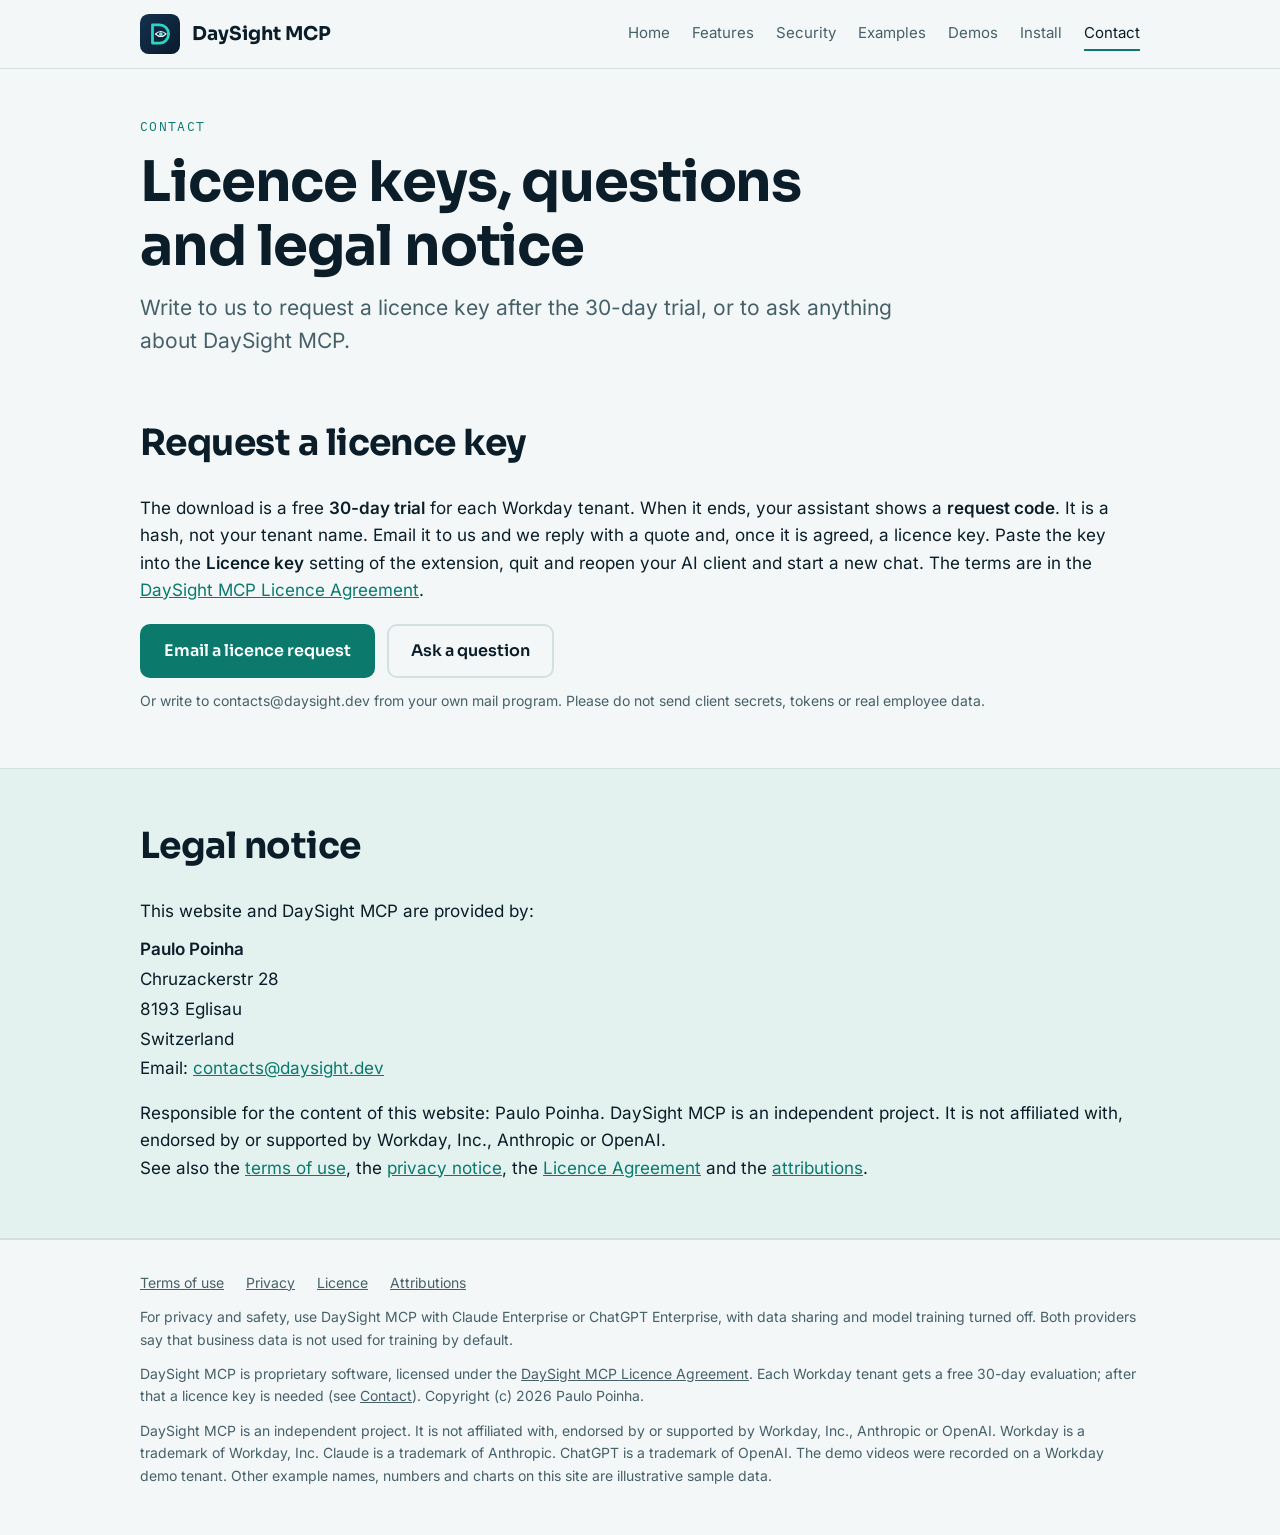
<file: docs/contact.html>
<!doctype html>
<html lang="en">
<head>
<meta charset="utf-8">
<meta name="viewport" content="width=device-width,initial-scale=1">
<title>Contact DaySight MCP: licence keys, questions and legal notice</title>
<meta name="description" content="Contact DaySight MCP to request a licence key after the 30-day trial, to ask a question, or to find the legal notice.">
<meta name="robots" content="index,follow,max-image-preview:large">
<link rel="canonical" href="https://daysight.dev/contact.html">
<meta property="og:site_name" content="DaySight MCP">
<meta property="og:locale" content="en">
<meta property="og:type" content="website">
<meta property="og:url" content="https://daysight.dev/contact.html">
<meta property="og:title" content="Contact DaySight MCP">
<meta property="og:description" content="Contact DaySight MCP to request a licence key after the 30-day trial, to ask a question, or to find the legal notice.">
<meta property="og:image" content="https://daysight.dev/assets/og-image.png">
<meta property="og:image:width" content="1200">
<meta property="og:image:height" content="630">
<meta property="og:image:alt" content="DaySight MCP: ask about your Workday data in plain English">
<meta name="twitter:card" content="summary_large_image">
<meta name="twitter:title" content="Contact DaySight MCP">
<meta name="twitter:description" content="Contact DaySight MCP to request a licence key after the 30-day trial, to ask a question, or to find the legal notice.">
<meta name="twitter:image" content="https://daysight.dev/assets/og-image.png">
<meta name="twitter:image:alt" content="DaySight MCP: ask about your Workday data in plain English">
<meta name="theme-color" content="#0A1D28">
<link rel="icon" type="image/svg+xml" href="assets/daysight-mcp-logo.svg">
<link rel="apple-touch-icon" href="assets/daysight-mcp-logo-512.png">
<link rel="stylesheet" href="assets/site.css">
</head>
<body>
<header class="site"><div class="wrap">
<a class="brand" href="./"><img src="assets/daysight-mcp-logo.svg" alt="" width="40" height="40">DaySight MCP</a>
<nav class="main" aria-label="Main"><a href="./">Home</a><a href="features.html">Features</a><a href="security.html">Security</a><a href="examples.html">Examples</a><a href="demos.html">Demos</a><a href="install.html">Install</a><a href="contact.html" aria-current="page">Contact</a></nav>
</div></header>
<main>

<section class="page-title"><div class="wrap sechead"><p class="eyebrow">Contact</p><h1>Licence keys, questions and legal notice</h1><p class="lede">Write to us to request a licence key after the 30-day trial, or to ask anything about DaySight MCP.</p></div></section>

<section><div class="wrap">
<div class="sechead" id="licence"><h2>Request a licence key</h2></div>
<p>The download is a free <b>30-day trial</b> for each Workday tenant. When it ends, your assistant shows a <b>request code</b>. It is a hash, not your tenant name. Email it to us and we reply with a quote and, once it is agreed, a licence key. Paste the key into the <b>Licence key</b> setting of the extension, quit and reopen your AI client and start a new chat. The terms are in the <a href="license.html">DaySight MCP Licence Agreement</a>.</p>
<div class="row" style="margin-top:20px"><a class="btn" href="mailto:contacts%40daysight.dev?subject=DaySight%20MCP%20licence%20request&amp;body=Request%20code%3A%20%0D%0AOrganization%3A%20%0D%0ANumber%20of%20Workday%20tenants%3A%20">Email a licence request</a><a class="btn ghost" href="mailto:contacts%40daysight.dev?subject=DaySight%20MCP%20question">Ask a question</a></div>
<p class="note" style="margin-top:12px">Or write to contacts&#64;daysight.dev from your own mail program. Please do not send client secrets, tokens or real employee data.</p>
</div></section>

<section class="band"><div class="wrap">
<div class="sechead" id="legal-notice"><h2>Legal notice</h2></div>
<p>This website and DaySight MCP are provided by:</p>
<address class="addr"><b>Paulo Poinha</b><br>Chruzackerstr 28<br>8193 Eglisau<br>Switzerland<br>Email: <a href="mailto:contacts%40daysight.dev">contacts&#64;daysight.dev</a></address>
<p style="margin-top:16px">Responsible for the content of this website: Paulo Poinha. DaySight MCP is an independent project. It is not affiliated with, endorsed by or supported by Workday, Inc., Anthropic or OpenAI.</p>
<p>See also the <a href="terms.html">terms of use</a>, the <a href="privacy.html">privacy notice</a>, the <a href="license.html">Licence Agreement</a> and the <a href="attributions.html">attributions</a>.</p>
</div></section>


</main>
<footer class="site"><div class="wrap">
<div class="links"><a href="terms.html">Terms of use</a><a href="privacy.html">Privacy</a><a href="license.html">Licence</a><a href="attributions.html">Attributions</a></div>
<p>For privacy and safety, use DaySight MCP with Claude Enterprise or ChatGPT Enterprise, with data sharing and model training turned off. Both providers say that business data is not used for training by default.</p>
<p>DaySight MCP is proprietary software, licensed under the <a href="license.html">DaySight MCP Licence Agreement</a>. Each Workday tenant gets a free 30-day evaluation; after that a licence key is needed (see <a href="contact.html">Contact</a>). Copyright (c) 2026 Paulo Poinha.</p>
<p>DaySight MCP is an independent project. It is not affiliated with, endorsed by or supported by Workday, Inc., Anthropic or OpenAI. Workday is a trademark of Workday, Inc. Claude is a trademark of Anthropic. ChatGPT is a trademark of OpenAI. The demo videos were recorded on a Workday demo tenant. Other example names, numbers and charts on this site are illustrative sample data.</p>
</div></footer>
<script src="assets/site.js" defer></script>
</body>
</html>
</file>
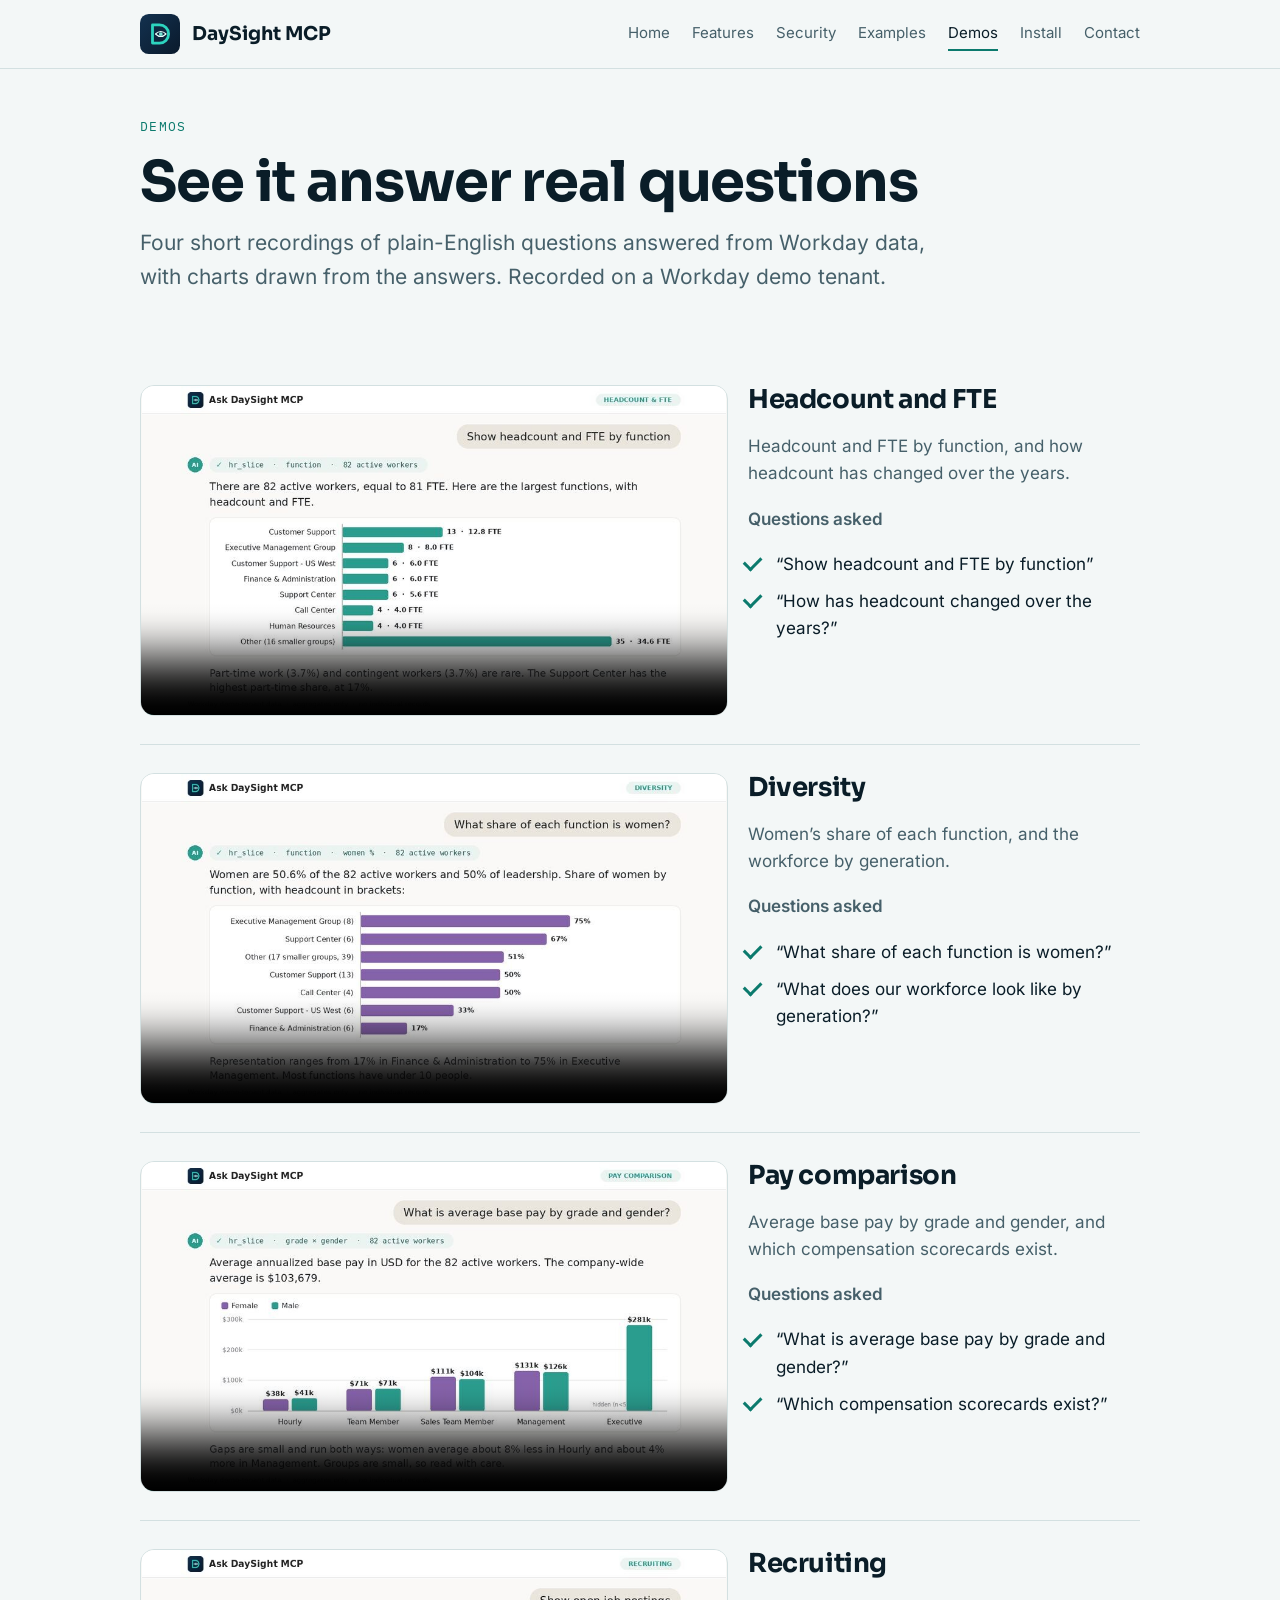
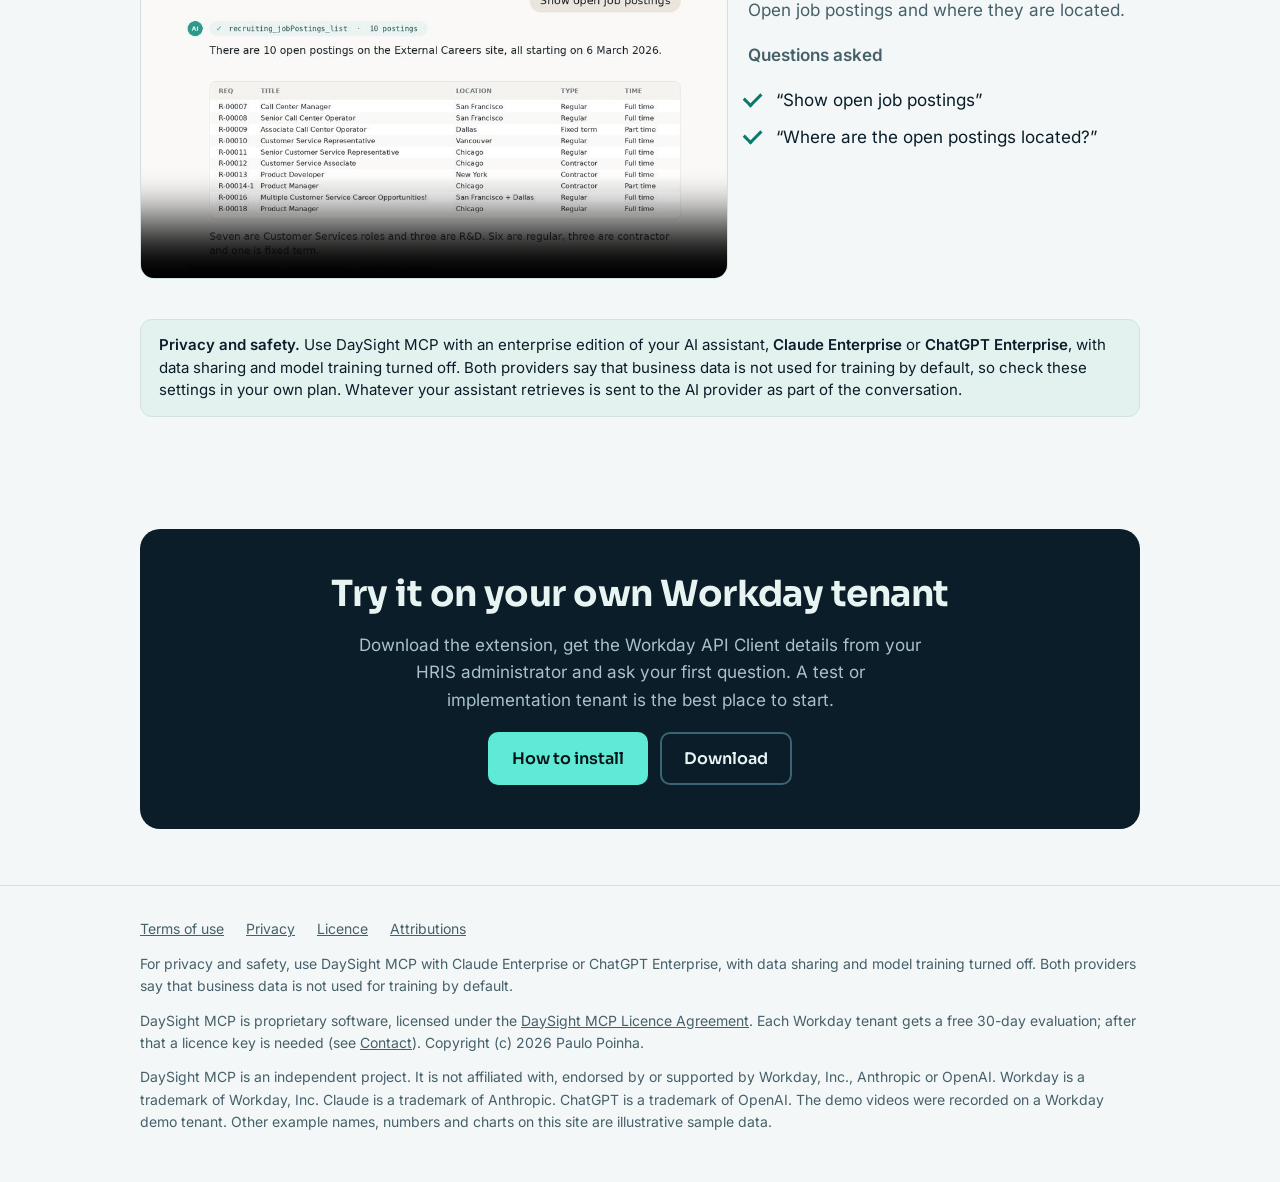
<file: docs/demos.html>
<!doctype html>
<html lang="en">
<head>
<meta charset="utf-8">
<meta name="viewport" content="width=device-width,initial-scale=1">
<title>Workday analytics demos | DaySight MCP</title>
<meta name="description" content="Watch four short demos of DaySight MCP answering Workday questions on headcount, diversity, pay comparison and recruiting, with charts.">
<meta name="robots" content="index,follow,max-image-preview:large">
<link rel="canonical" href="https://daysight.dev/demos.html">
<meta property="og:site_name" content="DaySight MCP">
<meta property="og:locale" content="en">
<meta property="og:type" content="website">
<meta property="og:url" content="https://daysight.dev/demos.html">
<meta property="og:title" content="Workday analytics demos | DaySight MCP">
<meta property="og:description" content="Watch four short demos of DaySight MCP answering Workday questions on headcount, diversity, pay comparison and recruiting, with charts.">
<meta property="og:image" content="https://daysight.dev/assets/og-image.png">
<meta property="og:image:width" content="1200">
<meta property="og:image:height" content="630">
<meta property="og:image:alt" content="DaySight MCP: ask about your Workday data in plain English">
<meta name="twitter:card" content="summary_large_image">
<meta name="twitter:title" content="Workday analytics demos | DaySight MCP">
<meta name="twitter:description" content="Watch four short demos of DaySight MCP answering Workday questions on headcount, diversity, pay comparison and recruiting, with charts.">
<meta name="twitter:image" content="https://daysight.dev/assets/og-image.png">
<meta name="twitter:image:alt" content="DaySight MCP: ask about your Workday data in plain English">
<meta name="theme-color" content="#0A1D28">
<link rel="icon" type="image/svg+xml" href="assets/daysight-mcp-logo.svg">
<link rel="apple-touch-icon" href="assets/daysight-mcp-logo-512.png">
<link rel="stylesheet" href="assets/site.css">
<script type="application/ld+json">{"@context":"https://schema.org","@graph":[{"@type":"WebPage","@id":"https://daysight.dev/demos.html#webpage","url":"https://daysight.dev/demos.html","name":"Workday analytics demos | DaySight MCP","description":"Watch four short demos of DaySight MCP answering Workday questions on headcount, diversity, pay comparison and recruiting, with charts.","inLanguage":"en","isPartOf":{"@id":"https://daysight.dev/#website"}},{"@type":"BreadcrumbList","itemListElement":[{"@type":"ListItem","position":1,"name":"Home","item":"https://daysight.dev/"},{"@type":"ListItem","position":2,"name":"Demos","item":"https://daysight.dev/demos.html"}]},{"@type":"VideoObject","name":"DaySight MCP demo: Headcount and FTE","description":"Headcount and FTE by function, and how headcount has changed over the years, asked in plain English and answered from Workday data.","thumbnailUrl":"https://daysight.dev/assets/videos/headcount-fte-poster.jpg","uploadDate":"2026-10-22","duration":"PT49S","contentUrl":"https://daysight.dev/assets/videos/headcount-fte.mp4","isPartOf":{"@id":"https://daysight.dev/demos.html#webpage"}},{"@type":"VideoObject","name":"DaySight MCP demo: Diversity","description":"Women's share of each function, and the workforce by generation, asked in plain English and answered from Workday data.","thumbnailUrl":"https://daysight.dev/assets/videos/diversity-poster.jpg","uploadDate":"2026-10-22","duration":"PT50S","contentUrl":"https://daysight.dev/assets/videos/diversity.mp4","isPartOf":{"@id":"https://daysight.dev/demos.html#webpage"}},{"@type":"VideoObject","name":"DaySight MCP demo: Pay comparison","description":"Average base pay by grade and gender, and which compensation scorecards exist, asked in plain English and answered from Workday data.","thumbnailUrl":"https://daysight.dev/assets/videos/pay-comparison-poster.jpg","uploadDate":"2026-10-22","duration":"PT50S","contentUrl":"https://daysight.dev/assets/videos/pay-comparison.mp4","isPartOf":{"@id":"https://daysight.dev/demos.html#webpage"}},{"@type":"VideoObject","name":"DaySight MCP demo: Recruiting","description":"Open job postings and where they are located, asked in plain English and answered from Workday data.","thumbnailUrl":"https://daysight.dev/assets/videos/recruiting-poster.jpg","uploadDate":"2026-10-22","duration":"PT47S","contentUrl":"https://daysight.dev/assets/videos/recruiting.mp4","isPartOf":{"@id":"https://daysight.dev/demos.html#webpage"}}]}</script>
</head>
<body>
<header class="site"><div class="wrap">
<a class="brand" href="./"><img src="assets/daysight-mcp-logo.svg" alt="" width="40" height="40">DaySight MCP</a>
<nav class="main" aria-label="Main"><a href="./">Home</a><a href="features.html">Features</a><a href="security.html">Security</a><a href="examples.html">Examples</a><a href="demos.html" aria-current="page">Demos</a><a href="install.html">Install</a><a href="contact.html">Contact</a></nav>
</div></header>
<main>

<section class="page-title"><div class="wrap sechead"><p class="eyebrow">Demos</p><h1>See it answer real questions</h1><p class="lede">Four short recordings of plain-English questions answered from Workday data, with charts drawn from the answers. Recorded on a Workday demo tenant.</p></div></section>
<section><div class="wrap">
<div class="demo" id="headcount-fte">
<video controls muted playsinline preload="none" poster="assets/videos/headcount-fte-poster.jpg?v=3" aria-label="Demo: Headcount and FTE"><source src="assets/videos/headcount-fte.mp4?v=3" type="video/mp4"></video>
<div class="stack"><h2 style="font-size:26px">Headcount and FTE</h2><p>Headcount and FTE by function, and how headcount has changed over the years.</p><p><b>Questions asked</b></p><ul class="ticks"><li>&ldquo;Show headcount and FTE by function&rdquo;</li><li>&ldquo;How has headcount changed over the years?&rdquo;</li></ul></div>
</div><div class="demo" id="diversity">
<video controls muted playsinline preload="none" poster="assets/videos/diversity-poster.jpg?v=3" aria-label="Demo: Diversity"><source src="assets/videos/diversity.mp4?v=3" type="video/mp4"></video>
<div class="stack"><h2 style="font-size:26px">Diversity</h2><p>Women’s share of each function, and the workforce by generation.</p><p><b>Questions asked</b></p><ul class="ticks"><li>&ldquo;What share of each function is women?&rdquo;</li><li>&ldquo;What does our workforce look like by generation?&rdquo;</li></ul></div>
</div><div class="demo" id="pay-comparison">
<video controls muted playsinline preload="none" poster="assets/videos/pay-comparison-poster.jpg?v=3" aria-label="Demo: Pay comparison"><source src="assets/videos/pay-comparison.mp4?v=3" type="video/mp4"></video>
<div class="stack"><h2 style="font-size:26px">Pay comparison</h2><p>Average base pay by grade and gender, and which compensation scorecards exist.</p><p><b>Questions asked</b></p><ul class="ticks"><li>&ldquo;What is average base pay by grade and gender?&rdquo;</li><li>&ldquo;Which compensation scorecards exist?&rdquo;</li></ul></div>
</div><div class="demo" id="recruiting">
<video controls muted playsinline preload="none" poster="assets/videos/recruiting-poster.jpg?v=3" aria-label="Demo: Recruiting"><source src="assets/videos/recruiting.mp4?v=3" type="video/mp4"></video>
<div class="stack"><h2 style="font-size:26px">Recruiting</h2><p>Open job postings and where they are located.</p><p><b>Questions asked</b></p><ul class="ticks"><li>&ldquo;Show open job postings&rdquo;</li><li>&ldquo;Where are the open postings located?&rdquo;</li></ul></div>
</div>
<div style="margin-top:12px"><div class="privacy"><span><b>Privacy and safety.</b> Use DaySight MCP with an enterprise edition of your AI assistant, <b>Claude Enterprise</b> or <b>ChatGPT Enterprise</b>, with data sharing and model training turned off. Both providers say that business data is not used for training by default, so check these settings in your own plan. Whatever your assistant retrieves is sent to the AI provider as part of the conversation.</span></div></div>
</div></section>
<section><div class="wrap"><div class="cta"><h2>Try it on your own Workday tenant</h2><p>Download the extension, get the Workday API Client details from your HRIS administrator and ask your first question. A test or implementation tenant is the best place to start.</p>
<div class="row" style="justify-content:center"><a class="btn" href="install.html">How to install</a><a class="btn ghost" href="downloads/daysight-mcp-0.10.0.mcpb" download>Download</a></div></div></div></section>

</main>
<footer class="site"><div class="wrap">
<div class="links"><a href="terms.html">Terms of use</a><a href="privacy.html">Privacy</a><a href="license.html">Licence</a><a href="attributions.html">Attributions</a></div>
<p>For privacy and safety, use DaySight MCP with Claude Enterprise or ChatGPT Enterprise, with data sharing and model training turned off. Both providers say that business data is not used for training by default.</p>
<p>DaySight MCP is proprietary software, licensed under the <a href="license.html">DaySight MCP Licence Agreement</a>. Each Workday tenant gets a free 30-day evaluation; after that a licence key is needed (see <a href="contact.html">Contact</a>). Copyright (c) 2026 Paulo Poinha.</p>
<p>DaySight MCP is an independent project. It is not affiliated with, endorsed by or supported by Workday, Inc., Anthropic or OpenAI. Workday is a trademark of Workday, Inc. Claude is a trademark of Anthropic. ChatGPT is a trademark of OpenAI. The demo videos were recorded on a Workday demo tenant. Other example names, numbers and charts on this site are illustrative sample data.</p>
</div></footer>
<script src="assets/site.js" defer></script>
</body>
</html>
</file>
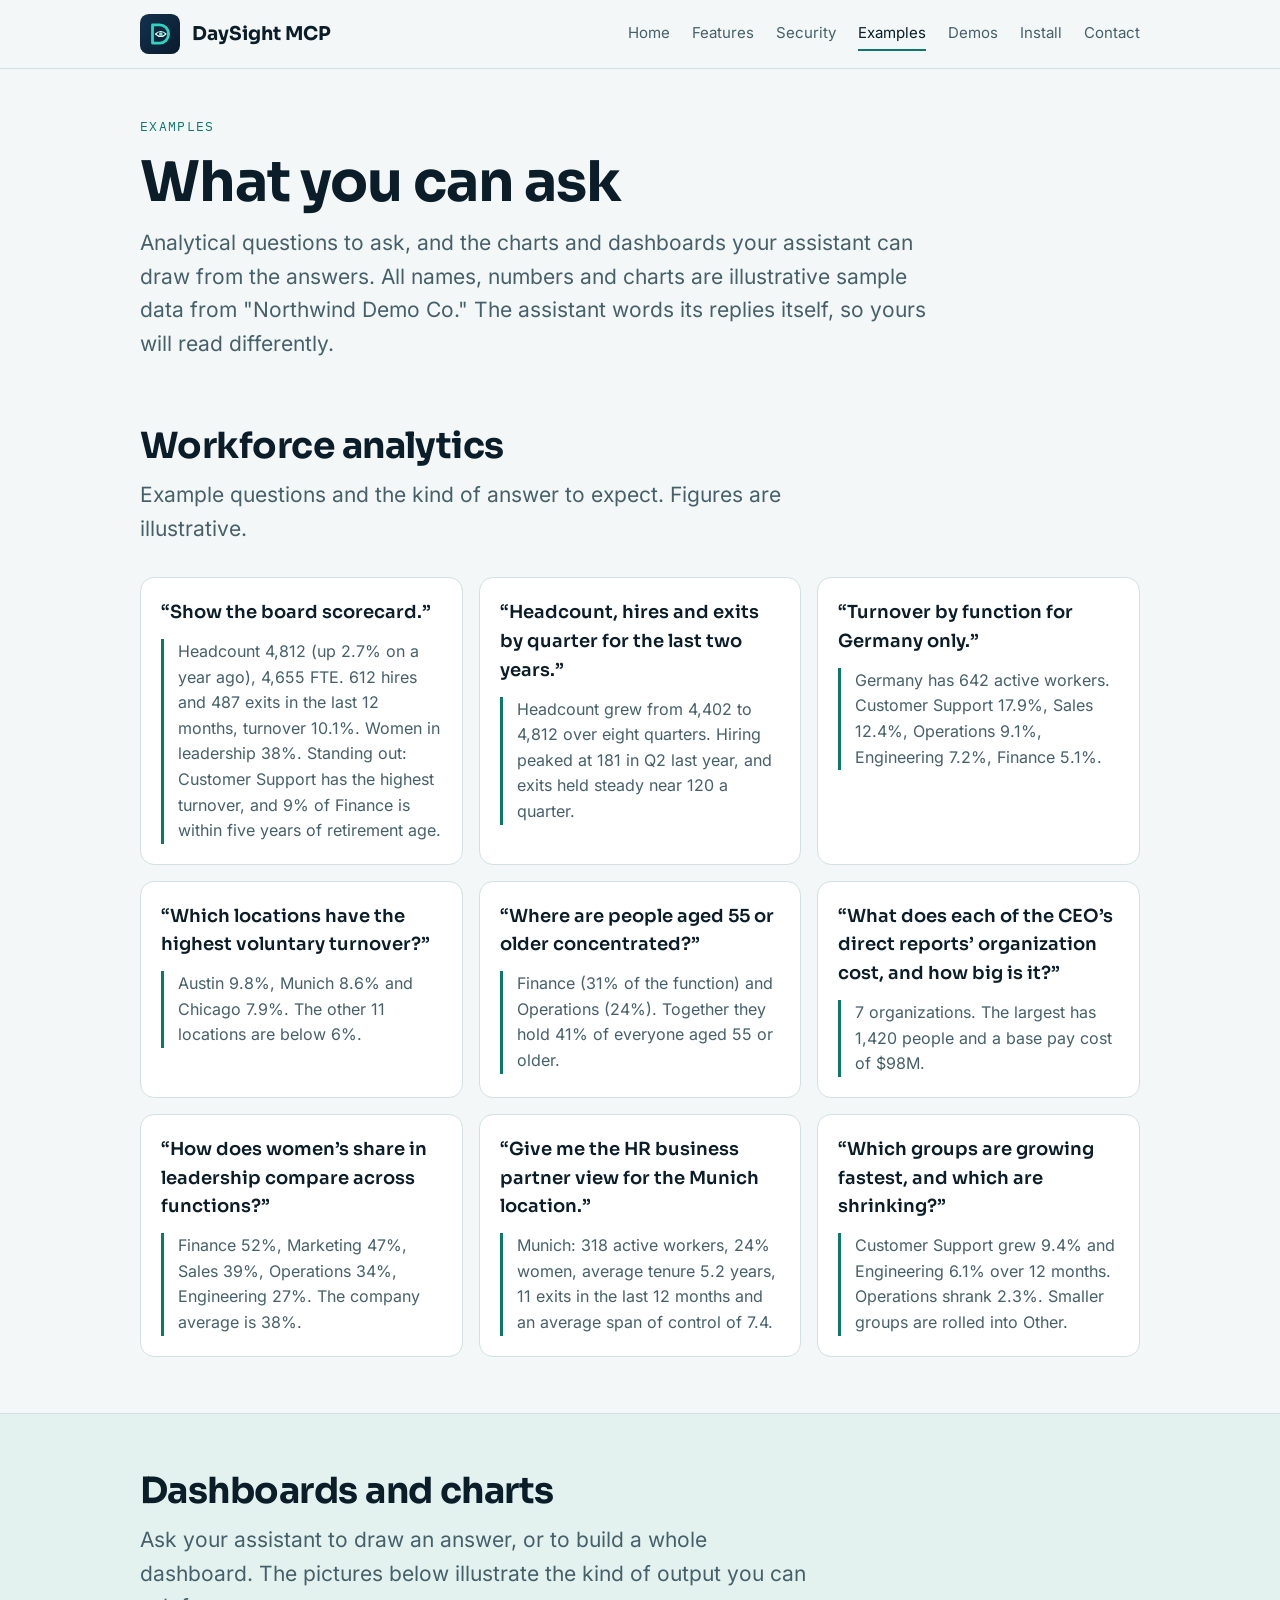
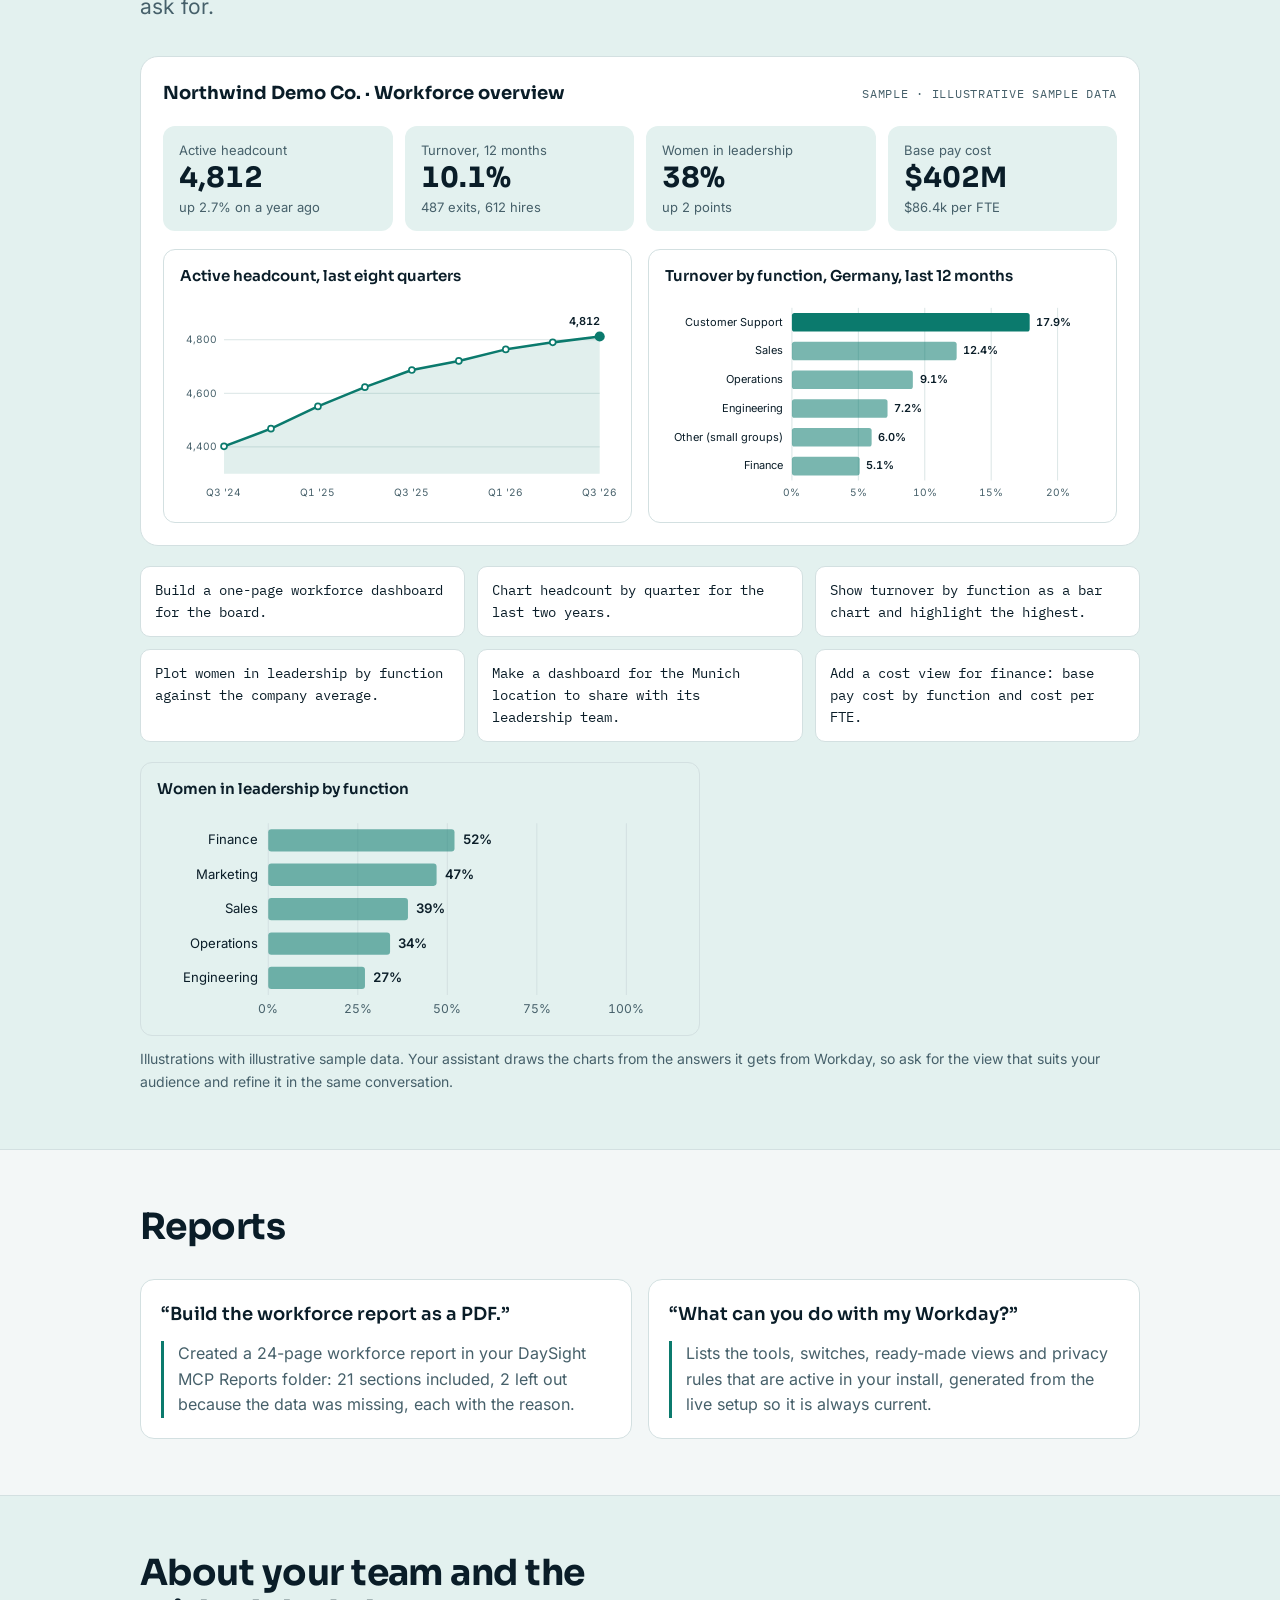
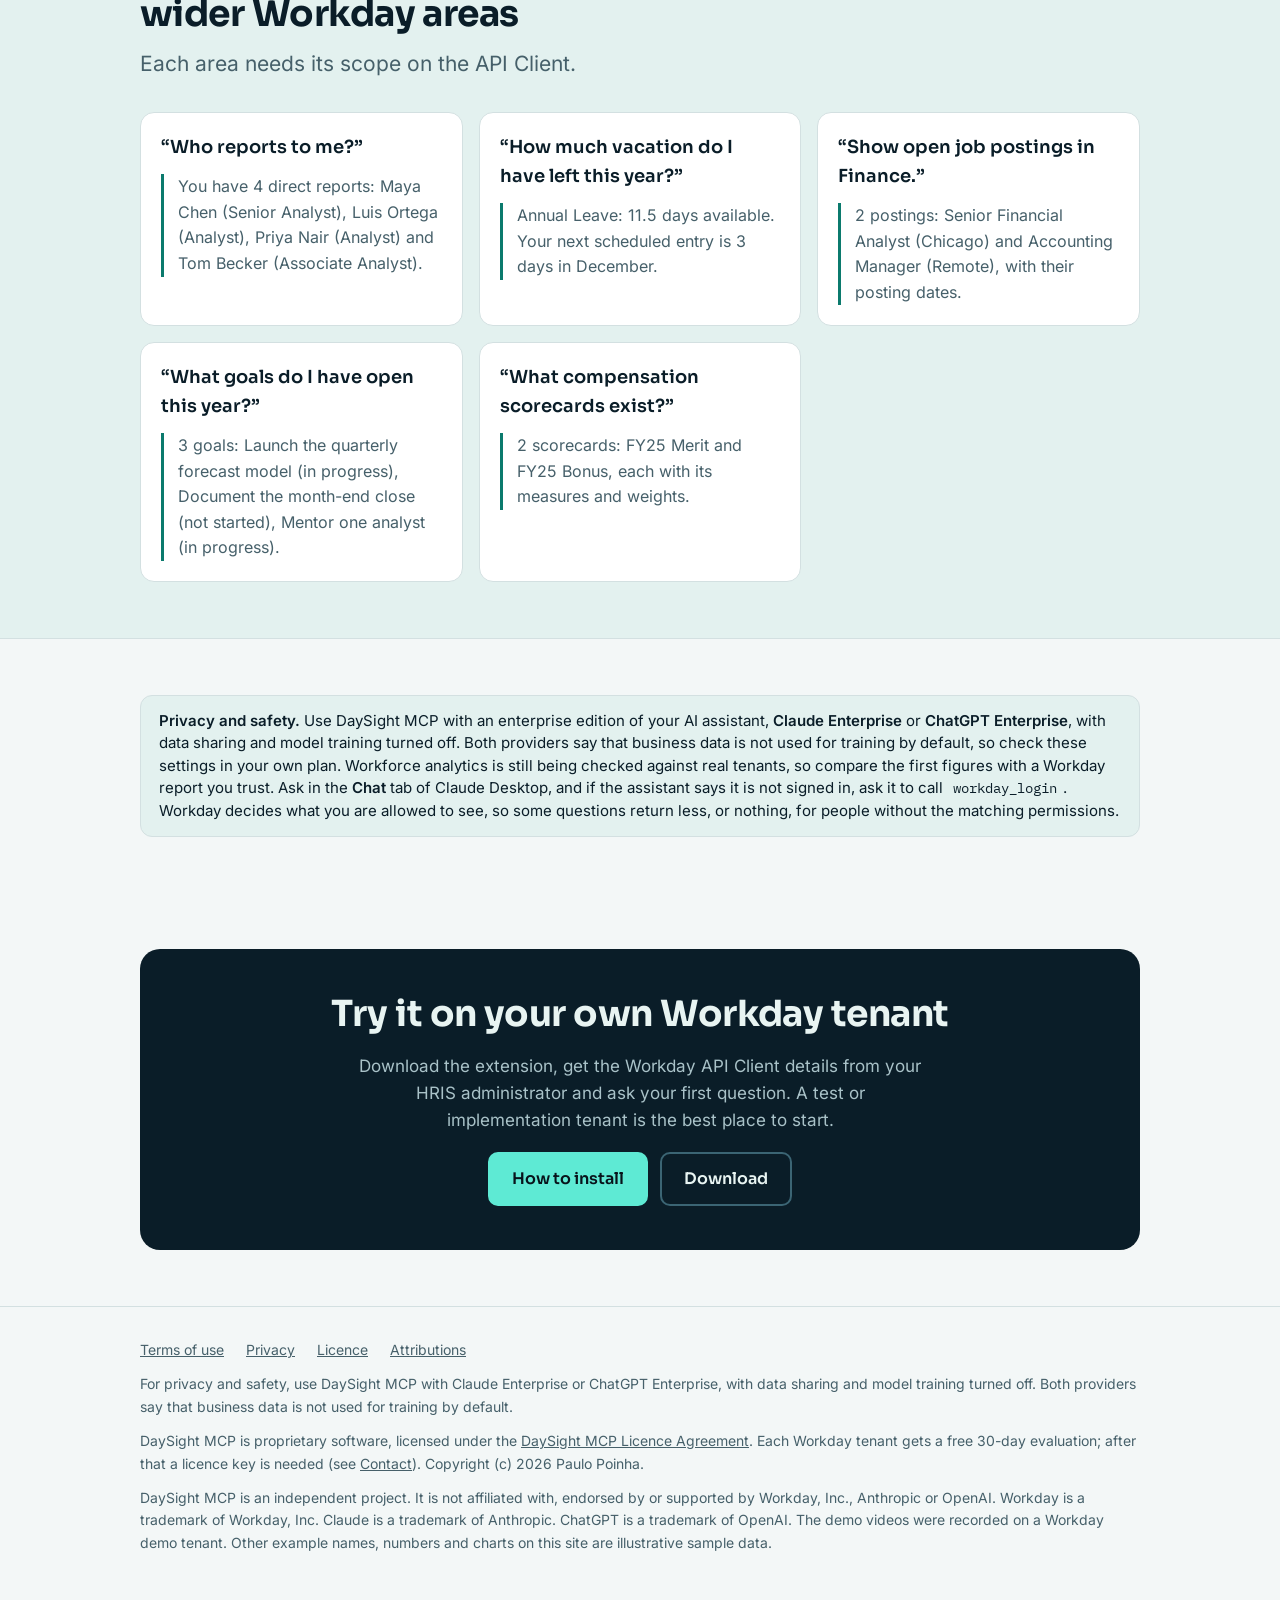
<file: docs/examples.html>
<!doctype html>
<html lang="en">
<head>
<meta charset="utf-8">
<meta name="viewport" content="width=device-width,initial-scale=1">
<title>Workday analytics questions to ask your AI | DaySight MCP</title>
<meta name="description" content="Example questions to ask your AI assistant about Workday data: headcount, turnover, pay, recruiting and more, with sample charts and a dashboard.">
<meta name="robots" content="index,follow,max-image-preview:large">
<link rel="canonical" href="https://daysight.dev/examples.html">
<meta property="og:site_name" content="DaySight MCP">
<meta property="og:locale" content="en">
<meta property="og:type" content="website">
<meta property="og:url" content="https://daysight.dev/examples.html">
<meta property="og:title" content="Workday analytics questions to ask your AI | DaySight MCP">
<meta property="og:description" content="Example questions to ask your AI assistant about Workday data: headcount, turnover, pay, recruiting and more, with sample charts and a dashboard.">
<meta property="og:image" content="https://daysight.dev/assets/og-image.png">
<meta property="og:image:width" content="1200">
<meta property="og:image:height" content="630">
<meta property="og:image:alt" content="DaySight MCP: ask about your Workday data in plain English">
<meta name="twitter:card" content="summary_large_image">
<meta name="twitter:title" content="Workday analytics questions to ask your AI | DaySight MCP">
<meta name="twitter:description" content="Example questions to ask your AI assistant about Workday data: headcount, turnover, pay, recruiting and more, with sample charts and a dashboard.">
<meta name="twitter:image" content="https://daysight.dev/assets/og-image.png">
<meta name="twitter:image:alt" content="DaySight MCP: ask about your Workday data in plain English">
<meta name="theme-color" content="#0A1D28">
<link rel="icon" type="image/svg+xml" href="assets/daysight-mcp-logo.svg">
<link rel="apple-touch-icon" href="assets/daysight-mcp-logo-512.png">
<link rel="stylesheet" href="assets/site.css">
<script type="application/ld+json">{"@context":"https://schema.org","@graph":[{"@type":"WebPage","@id":"https://daysight.dev/examples.html#webpage","url":"https://daysight.dev/examples.html","name":"Workday analytics questions to ask your AI | DaySight MCP","description":"Example questions to ask your AI assistant about Workday data: headcount, turnover, pay, recruiting and more, with sample charts and a dashboard.","inLanguage":"en","isPartOf":{"@id":"https://daysight.dev/#website"}},{"@type":"BreadcrumbList","itemListElement":[{"@type":"ListItem","position":1,"name":"Home","item":"https://daysight.dev/"},{"@type":"ListItem","position":2,"name":"Examples","item":"https://daysight.dev/examples.html"}]}]}</script>
</head>
<body>
<header class="site"><div class="wrap">
<a class="brand" href="./"><img src="assets/daysight-mcp-logo.svg" alt="" width="40" height="40">DaySight MCP</a>
<nav class="main" aria-label="Main"><a href="./">Home</a><a href="features.html">Features</a><a href="security.html">Security</a><a href="examples.html" aria-current="page">Examples</a><a href="demos.html">Demos</a><a href="install.html">Install</a><a href="contact.html">Contact</a></nav>
</div></header>
<main>

<section class="page-title"><div class="wrap sechead"><p class="eyebrow">Examples</p><h1>What you can ask</h1><p class="lede">Analytical questions to ask, and the charts and dashboards your assistant can draw from the answers. All names, numbers and charts are illustrative sample data from "Northwind Demo Co." The assistant words its replies itself, so yours will read differently.</p></div></section>

<section><div class="wrap">
<div class="sechead"><h2>Workforce analytics</h2><p class="lede">Example questions and the kind of answer to expect. Figures are illustrative.</p></div>
<div class="qa-grid">
<div class="qa"><div class="q">&ldquo;Show the board scorecard.&rdquo;</div><div class="a">Headcount 4,812 (up 2.7% on a year ago), 4,655 FTE. 612 hires and 487 exits in the last 12 months, turnover 10.1%. Women in leadership 38%. Standing out: Customer Support has the highest turnover, and 9% of Finance is within five years of retirement age.</div></div>
<div class="qa"><div class="q">&ldquo;Headcount, hires and exits by quarter for the last two years.&rdquo;</div><div class="a">Headcount grew from 4,402 to 4,812 over eight quarters. Hiring peaked at 181 in Q2 last year, and exits held steady near 120 a quarter.</div></div>
<div class="qa"><div class="q">&ldquo;Turnover by function for Germany only.&rdquo;</div><div class="a">Germany has 642 active workers. Customer Support 17.9%, Sales 12.4%, Operations 9.1%, Engineering 7.2%, Finance 5.1%.</div></div>
<div class="qa"><div class="q">&ldquo;Which locations have the highest voluntary turnover?&rdquo;</div><div class="a">Austin 9.8%, Munich 8.6% and Chicago 7.9%. The other 11 locations are below 6%.</div></div>
<div class="qa"><div class="q">&ldquo;Where are people aged 55 or older concentrated?&rdquo;</div><div class="a">Finance (31% of the function) and Operations (24%). Together they hold 41% of everyone aged 55 or older.</div></div>
<div class="qa"><div class="q">&ldquo;What does each of the CEO&rsquo;s direct reports&rsquo; organization cost, and how big is it?&rdquo;</div><div class="a">7 organizations. The largest has 1,420 people and a base pay cost of $98M.</div></div>
<div class="qa"><div class="q">&ldquo;How does women&rsquo;s share in leadership compare across functions?&rdquo;</div><div class="a">Finance 52%, Marketing 47%, Sales 39%, Operations 34%, Engineering 27%. The company average is 38%.</div></div>
<div class="qa"><div class="q">&ldquo;Give me the HR business partner view for the Munich location.&rdquo;</div><div class="a">Munich: 318 active workers, 24% women, average tenure 5.2 years, 11 exits in the last 12 months and an average span of control of 7.4.</div></div>
<div class="qa"><div class="q">&ldquo;Which groups are growing fastest, and which are shrinking?&rdquo;</div><div class="a">Customer Support grew 9.4% and Engineering 6.1% over 12 months. Operations shrank 2.3%. Smaller groups are rolled into Other.</div></div>
</div>
</div></section>

<section class="band"><div class="wrap">
<div class="sechead"><h2>Dashboards and charts</h2><p class="lede">Ask your assistant to draw an answer, or to build a whole dashboard. The pictures below illustrate the kind of output you can ask for.</p></div>
<div class="dash" role="group" aria-label="Sample dashboard with illustrative sample data">
<div class="dash-head"><b>Northwind Demo Co. · Workforce overview</b><span class="tag">SAMPLE · ILLUSTRATIVE SAMPLE DATA</span></div>
<div class="tiles"><div class="tile"><span class="tl">Active headcount</span><span class="tv">4,812</span><span class="ts">up 2.7% on a year ago</span></div><div class="tile"><span class="tl">Turnover, 12 months</span><span class="tv">10.1%</span><span class="ts">487 exits, 612 hires</span></div><div class="tile"><span class="tl">Women in leadership</span><span class="tv">38%</span><span class="ts">up 2 points</span></div><div class="tile"><span class="tl">Base pay cost</span><span class="tv">$402M</span><span class="ts">$86.4k per FTE</span></div></div>
<div class="dash-grid">
<figure class="vizcard"><figcaption>Active headcount, last eight quarters</figcaption><svg class="chart" viewBox="0 0 520 250" role="img" aria-label="Line chart: active headcount rises from 4,402 to 4,812 over eight quarters"><line class="grid" x1="52" x2="496" y1="178.3" y2="178.3"/><text class="ax" x="44" y="182.3" text-anchor="end">4,400</text><line class="grid" x1="52" x2="496" y1="115.0" y2="115.0"/><text class="ax" x="44" y="119.0" text-anchor="end">4,600</text><line class="grid" x1="52" x2="496" y1="51.7" y2="51.7"/><text class="ax" x="44" y="55.7" text-anchor="end">4,800</text><text class="ax" x="52.0" y="236" text-anchor="middle">Q3 '24</text><text class="ax" x="163.0" y="236" text-anchor="middle">Q1 '25</text><text class="ax" x="274.0" y="236" text-anchor="middle">Q3 '25</text><text class="ax" x="385.0" y="236" text-anchor="middle">Q1 '26</text><text class="ax" x="496.0" y="236" text-anchor="middle">Q3 '26</text><polygon class="area" points="52,210 52.0,177.7 107.5,156.8 163.0,130.5 218.5,107.7 274.0,87.5 329.5,76.7 385.0,63.1 440.5,54.8 496.0,47.9 496.0,210"/><polyline class="ln" points="52.0,177.7 107.5,156.8 163.0,130.5 218.5,107.7 274.0,87.5 329.5,76.7 385.0,63.1 440.5,54.8 496.0,47.9"/><circle class="dot" cx="52.0" cy="177.7" r="3.5"/><circle class="dot" cx="107.5" cy="156.8" r="3.5"/><circle class="dot" cx="163.0" cy="130.5" r="3.5"/><circle class="dot" cx="218.5" cy="107.7" r="3.5"/><circle class="dot" cx="274.0" cy="87.5" r="3.5"/><circle class="dot" cx="329.5" cy="76.7" r="3.5"/><circle class="dot" cx="385.0" cy="63.1" r="3.5"/><circle class="dot" cx="440.5" cy="54.8" r="3.5"/><circle class="dot" cx="496.0" cy="47.9" r="3.5"/><circle class="dot-end" cx="496.0" cy="47.9" r="6"/><text class="val" x="496.0" y="33.9" text-anchor="end">4,812</text></svg></figure>
<figure class="vizcard"><figcaption>Turnover by function, Germany, last 12 months</figcaption><svg class="chart" viewBox="0 0 520 244" role="img" aria-label="Bar chart: turnover by function in Germany, from Customer Support 17.9 percent down to Finance 5.1 percent"><line class="grid" x1="150.0" x2="150.0" y1="14" y2="218"/><text class="ax" x="150.0" y="236" text-anchor="middle">0%</text><line class="grid" x1="228.5" x2="228.5" y1="14" y2="218"/><text class="ax" x="228.5" y="236" text-anchor="middle">5%</text><line class="grid" x1="307.0" x2="307.0" y1="14" y2="218"/><text class="ax" x="307.0" y="236" text-anchor="middle">10%</text><line class="grid" x1="385.5" x2="385.5" y1="14" y2="218"/><text class="ax" x="385.5" y="236" text-anchor="middle">15%</text><line class="grid" x1="464.0" x2="464.0" y1="14" y2="218"/><text class="ax" x="464.0" y="236" text-anchor="middle">20%</text><text class="lab" x="140" y="35.0" text-anchor="end">Customer Support</text><rect class="bar hot" x="150" y="20" width="281.0" height="22" rx="3"/><text class="val" x="439.0" y="35.0">17.9%</text><text class="lab" x="140" y="69.0" text-anchor="end">Sales</text><rect class="bar" x="150" y="54" width="194.7" height="22" rx="3"/><text class="val" x="352.7" y="69.0">12.4%</text><text class="lab" x="140" y="103.0" text-anchor="end">Operations</text><rect class="bar" x="150" y="88" width="142.9" height="22" rx="3"/><text class="val" x="300.9" y="103.0">9.1%</text><text class="lab" x="140" y="137.0" text-anchor="end">Engineering</text><rect class="bar" x="150" y="122" width="113.0" height="22" rx="3"/><text class="val" x="271.0" y="137.0">7.2%</text><text class="lab" x="140" y="171.0" text-anchor="end">Other (small groups)</text><rect class="bar" x="150" y="156" width="94.2" height="22" rx="3"/><text class="val" x="252.2" y="171.0">6.0%</text><text class="lab" x="140" y="205.0" text-anchor="end">Finance</text><rect class="bar" x="150" y="190" width="80.1" height="22" rx="3"/><text class="val" x="238.1" y="205.0">5.1%</text></svg></figure>
</div></div>
<div class="promptlist"><div class="prompt">Build a one-page workforce dashboard for the board.</div><div class="prompt">Chart headcount by quarter for the last two years.</div><div class="prompt">Show turnover by function as a bar chart and highlight the highest.</div><div class="prompt">Plot women in leadership by function against the company average.</div><div class="prompt">Make a dashboard for the Munich location to share with its leadership team.</div><div class="prompt">Add a cost view for finance: base pay cost by function and cost per FTE.</div></div>
<div class="vizcard" style="margin-top:20px;max-width:560px"><div style="font-family:var(--display);font-weight:600;font-size:15px">Women in leadership by function</div><svg class="chart" viewBox="0 0 520 210" role="img" aria-label="Bar chart: women in leadership by function"><line class="grid" x1="110.0" x2="110.0" y1="14" y2="184"/><text class="ax" x="110.0" y="202" text-anchor="middle">0%</text><line class="grid" x1="198.5" x2="198.5" y1="14" y2="184"/><text class="ax" x="198.5" y="202" text-anchor="middle">25%</text><line class="grid" x1="287.0" x2="287.0" y1="14" y2="184"/><text class="ax" x="287.0" y="202" text-anchor="middle">50%</text><line class="grid" x1="375.5" x2="375.5" y1="14" y2="184"/><text class="ax" x="375.5" y="202" text-anchor="middle">75%</text><line class="grid" x1="464.0" x2="464.0" y1="14" y2="184"/><text class="ax" x="464.0" y="202" text-anchor="middle">100%</text><text class="lab" x="100" y="35.0" text-anchor="end">Finance</text><rect class="bar" x="110" y="20" width="184.1" height="22" rx="3"/><text class="val" x="302.1" y="35.0">52%</text><text class="lab" x="100" y="69.0" text-anchor="end">Marketing</text><rect class="bar" x="110" y="54" width="166.4" height="22" rx="3"/><text class="val" x="284.4" y="69.0">47%</text><text class="lab" x="100" y="103.0" text-anchor="end">Sales</text><rect class="bar" x="110" y="88" width="138.1" height="22" rx="3"/><text class="val" x="256.1" y="103.0">39%</text><text class="lab" x="100" y="137.0" text-anchor="end">Operations</text><rect class="bar" x="110" y="122" width="120.4" height="22" rx="3"/><text class="val" x="238.4" y="137.0">34%</text><text class="lab" x="100" y="171.0" text-anchor="end">Engineering</text><rect class="bar" x="110" y="156" width="95.6" height="22" rx="3"/><text class="val" x="213.6" y="171.0">27%</text></svg></div>
<p class="note" style="margin-top:12px">Illustrations with illustrative sample data. Your assistant draws the charts from the answers it gets from Workday, so ask for the view that suits your audience and refine it in the same conversation.</p>
</div></section>

<section><div class="wrap">
<div class="sechead"><h2>Reports</h2></div>
<div class="qa-grid">
<div class="qa"><div class="q">&ldquo;Build the workforce report as a PDF.&rdquo;</div><div class="a">Created a 24-page workforce report in your DaySight MCP Reports folder: 21 sections included, 2 left out because the data was missing, each with the reason.</div></div>
<div class="qa"><div class="q">&ldquo;What can you do with my Workday?&rdquo;</div><div class="a">Lists the tools, switches, ready-made views and privacy rules that are active in your install, generated from the live setup so it is always current.</div></div>
</div>
</div></section>

<section class="band"><div class="wrap">
<div class="sechead"><h2>About your team and the wider Workday areas</h2><p class="lede">Each area needs its scope on the API Client.</p></div>
<div class="qa-grid">
<div class="qa"><div class="q">&ldquo;Who reports to me?&rdquo;</div><div class="a">You have 4 direct reports: Maya Chen (Senior Analyst), Luis Ortega (Analyst), Priya Nair (Analyst) and Tom Becker (Associate Analyst).</div></div>
<div class="qa"><div class="q">&ldquo;How much vacation do I have left this year?&rdquo;</div><div class="a">Annual Leave: 11.5 days available. Your next scheduled entry is 3 days in December.</div></div>
<div class="qa"><div class="q">&ldquo;Show open job postings in Finance.&rdquo;</div><div class="a">2 postings: Senior Financial Analyst (Chicago) and Accounting Manager (Remote), with their posting dates.</div></div>
<div class="qa"><div class="q">&ldquo;What goals do I have open this year?&rdquo;</div><div class="a">3 goals: Launch the quarterly forecast model (in progress), Document the month-end close (not started), Mentor one analyst (in progress).</div></div>
<div class="qa"><div class="q">&ldquo;What compensation scorecards exist?&rdquo;</div><div class="a">2 scorecards: FY25 Merit and FY25 Bonus, each with its measures and weights.</div></div>
</div>
</div></section>

<section><div class="wrap">
<div class="privacy"><span><b>Privacy and safety.</b> Use DaySight MCP with an enterprise edition of your AI assistant, <b>Claude Enterprise</b> or <b>ChatGPT Enterprise</b>, with data sharing and model training turned off. Both providers say that business data is not used for training by default, so check these settings in your own plan. Workforce analytics is still being checked against real tenants, so compare the first figures with a Workday report you trust. Ask in the <b>Chat</b> tab of Claude Desktop, and if the assistant says it is not signed in, ask it to call <code>workday_login</code>. Workday decides what you are allowed to see, so some questions return less, or nothing, for people without the matching permissions.</span></div>
</div></section>
<section><div class="wrap"><div class="cta"><h2>Try it on your own Workday tenant</h2><p>Download the extension, get the Workday API Client details from your HRIS administrator and ask your first question. A test or implementation tenant is the best place to start.</p>
<div class="row" style="justify-content:center"><a class="btn" href="install.html">How to install</a><a class="btn ghost" href="downloads/daysight-mcp-0.10.0.mcpb" download>Download</a></div></div></div></section>

</main>
<footer class="site"><div class="wrap">
<div class="links"><a href="terms.html">Terms of use</a><a href="privacy.html">Privacy</a><a href="license.html">Licence</a><a href="attributions.html">Attributions</a></div>
<p>For privacy and safety, use DaySight MCP with Claude Enterprise or ChatGPT Enterprise, with data sharing and model training turned off. Both providers say that business data is not used for training by default.</p>
<p>DaySight MCP is proprietary software, licensed under the <a href="license.html">DaySight MCP Licence Agreement</a>. Each Workday tenant gets a free 30-day evaluation; after that a licence key is needed (see <a href="contact.html">Contact</a>). Copyright (c) 2026 Paulo Poinha.</p>
<p>DaySight MCP is an independent project. It is not affiliated with, endorsed by or supported by Workday, Inc., Anthropic or OpenAI. Workday is a trademark of Workday, Inc. Claude is a trademark of Anthropic. ChatGPT is a trademark of OpenAI. The demo videos were recorded on a Workday demo tenant. Other example names, numbers and charts on this site are illustrative sample data.</p>
</div></footer>
<script src="assets/site.js" defer></script>
</body>
</html>
</file>
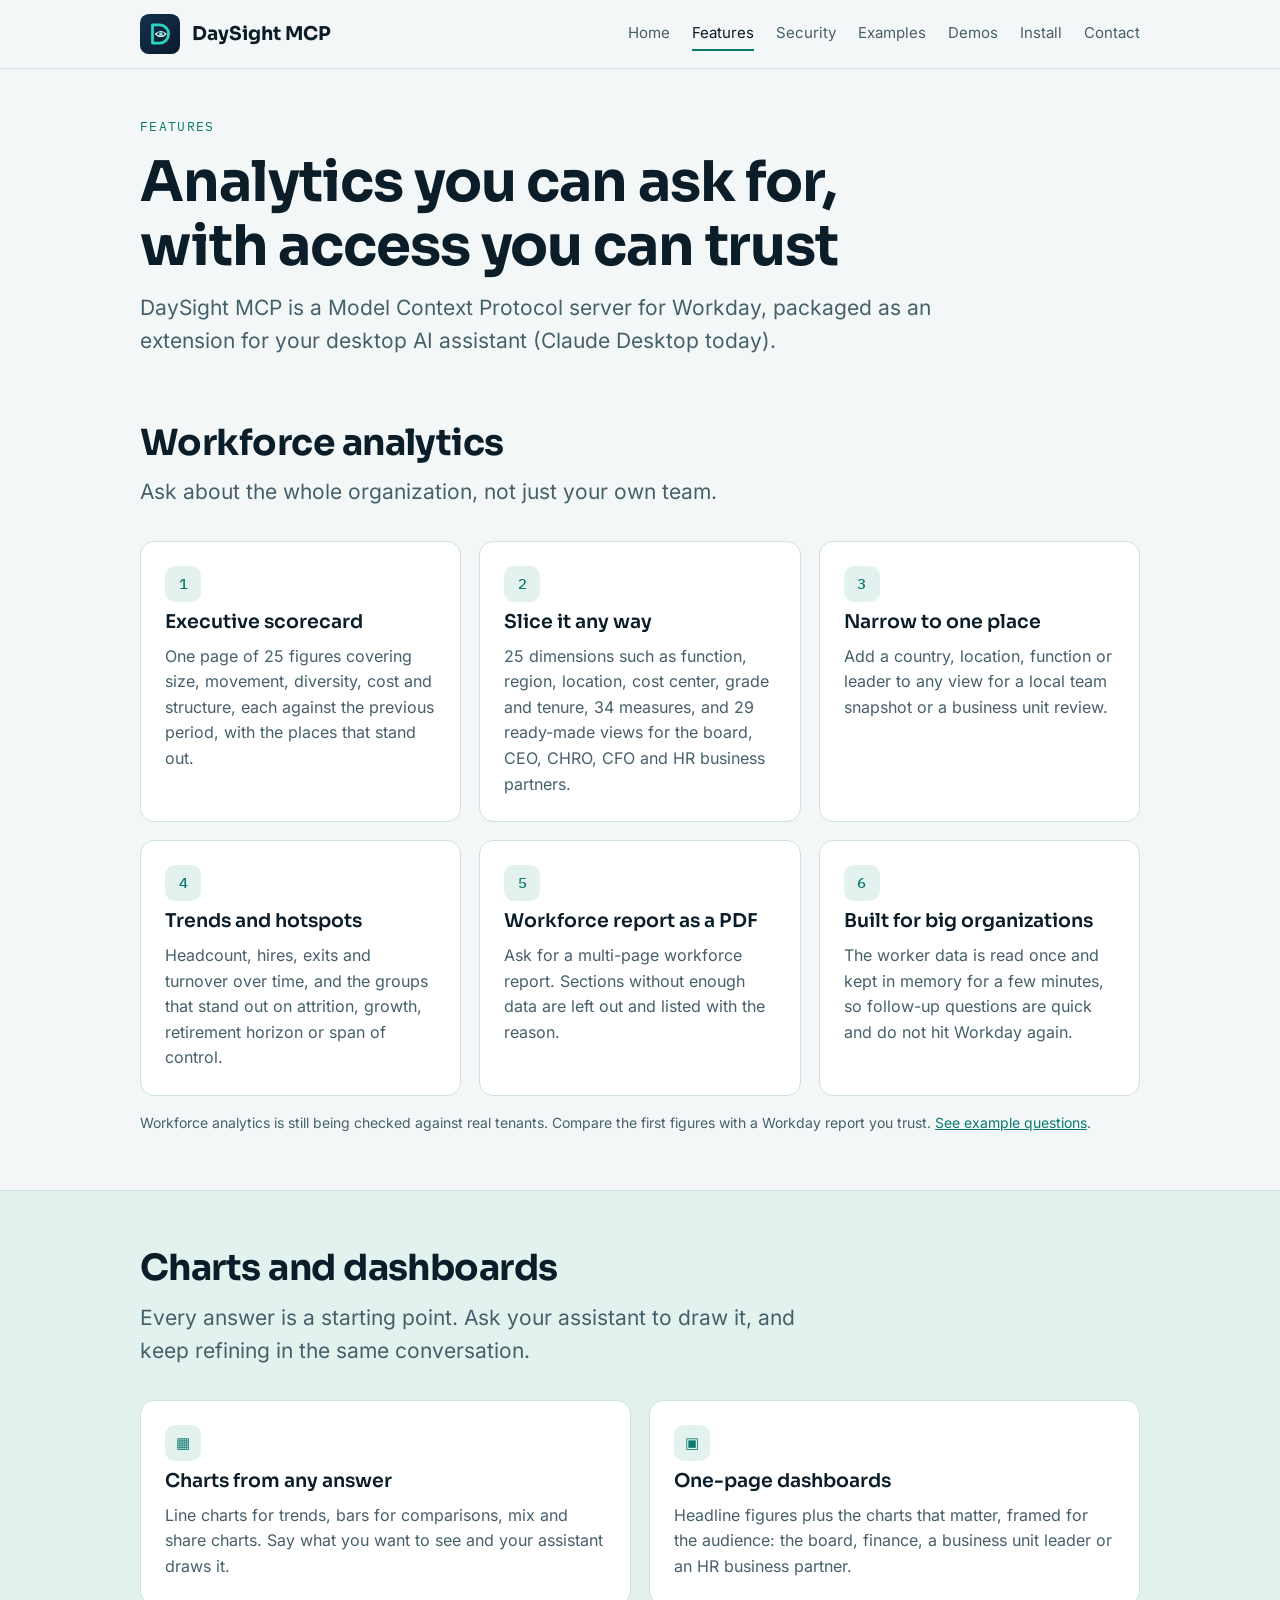
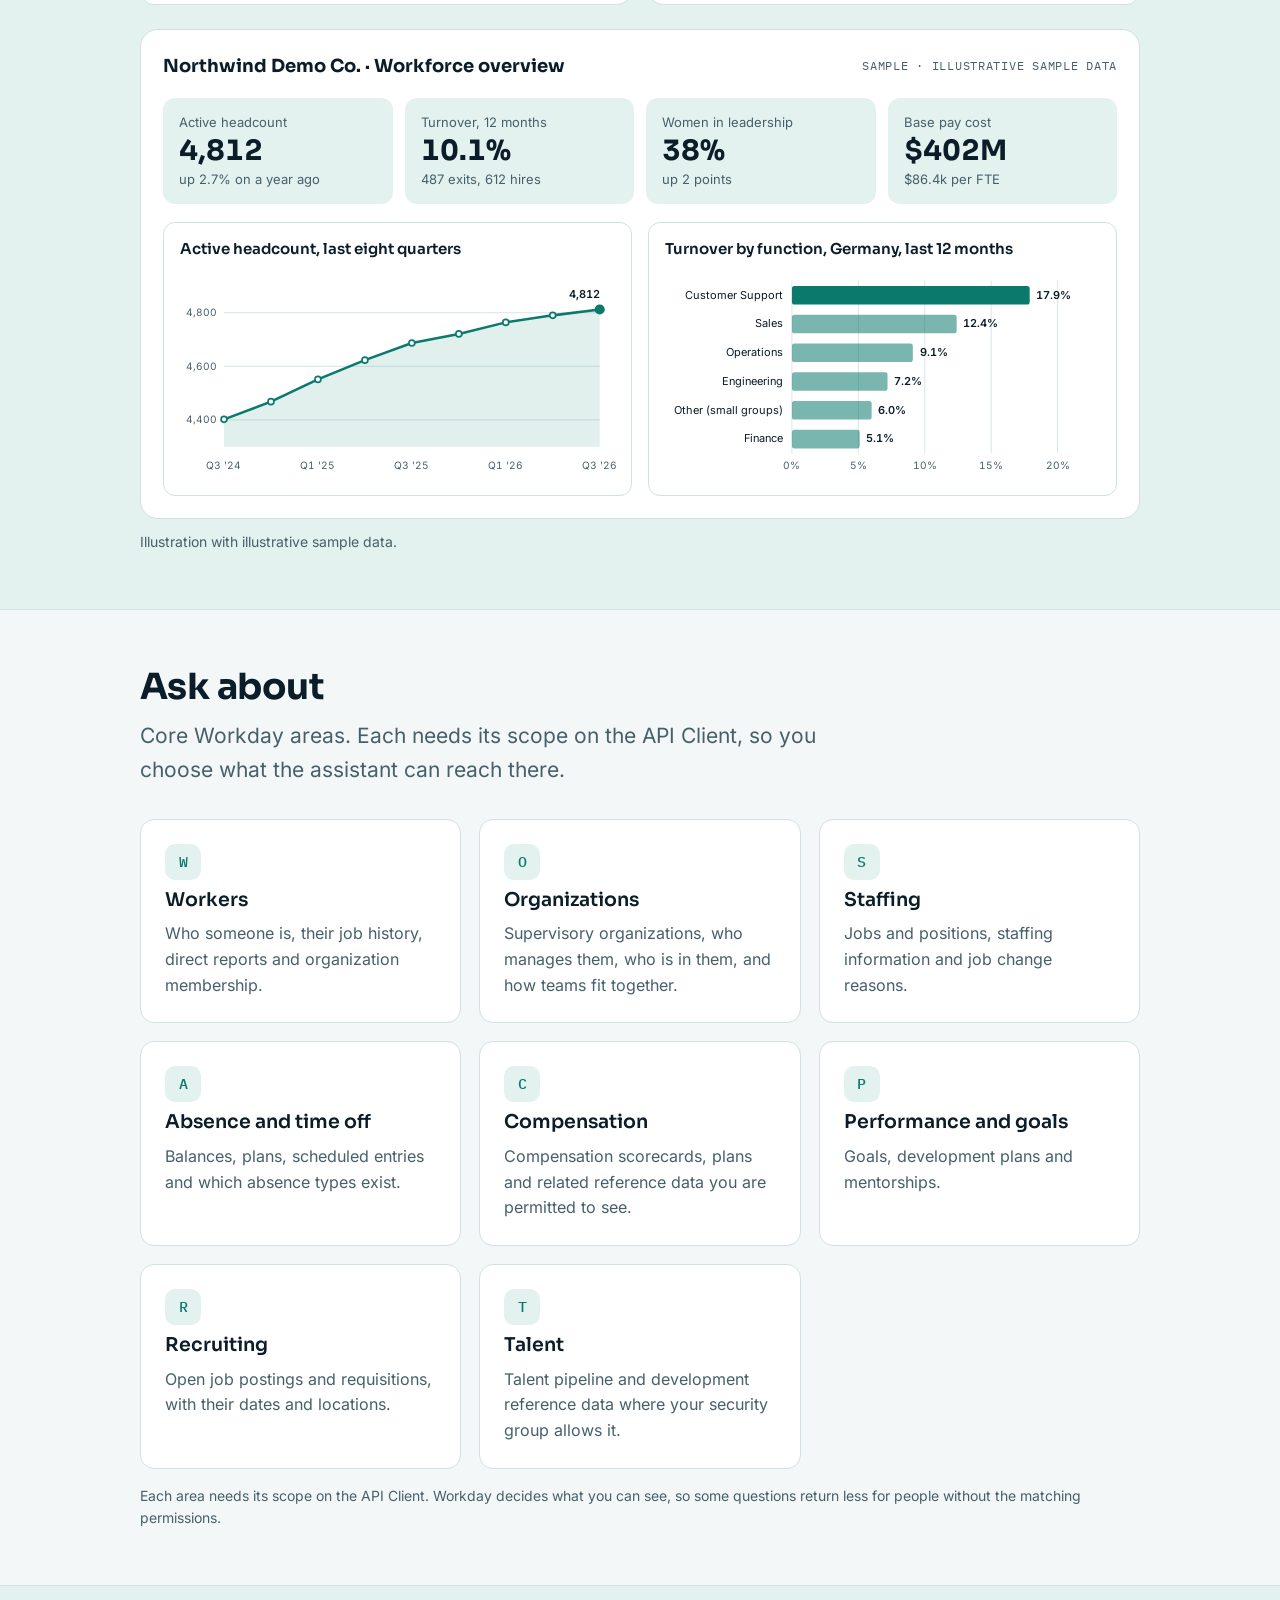
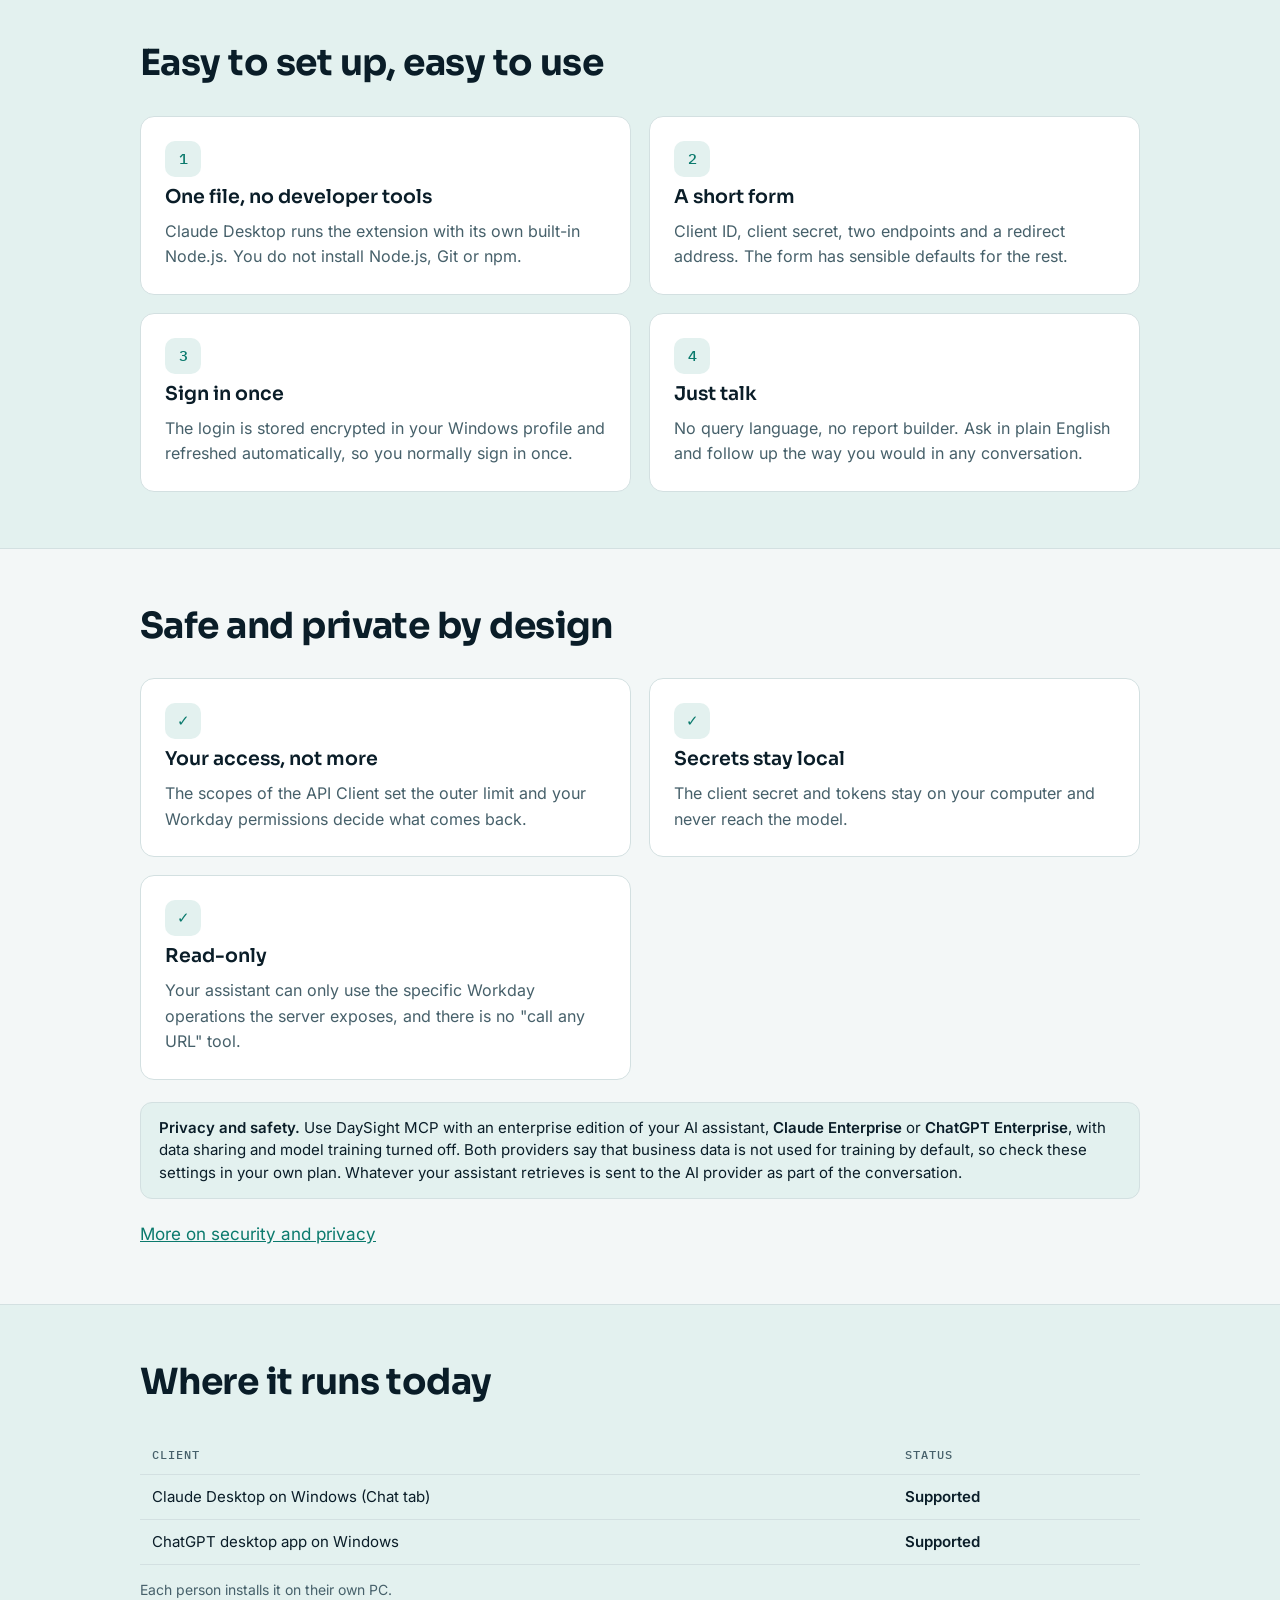
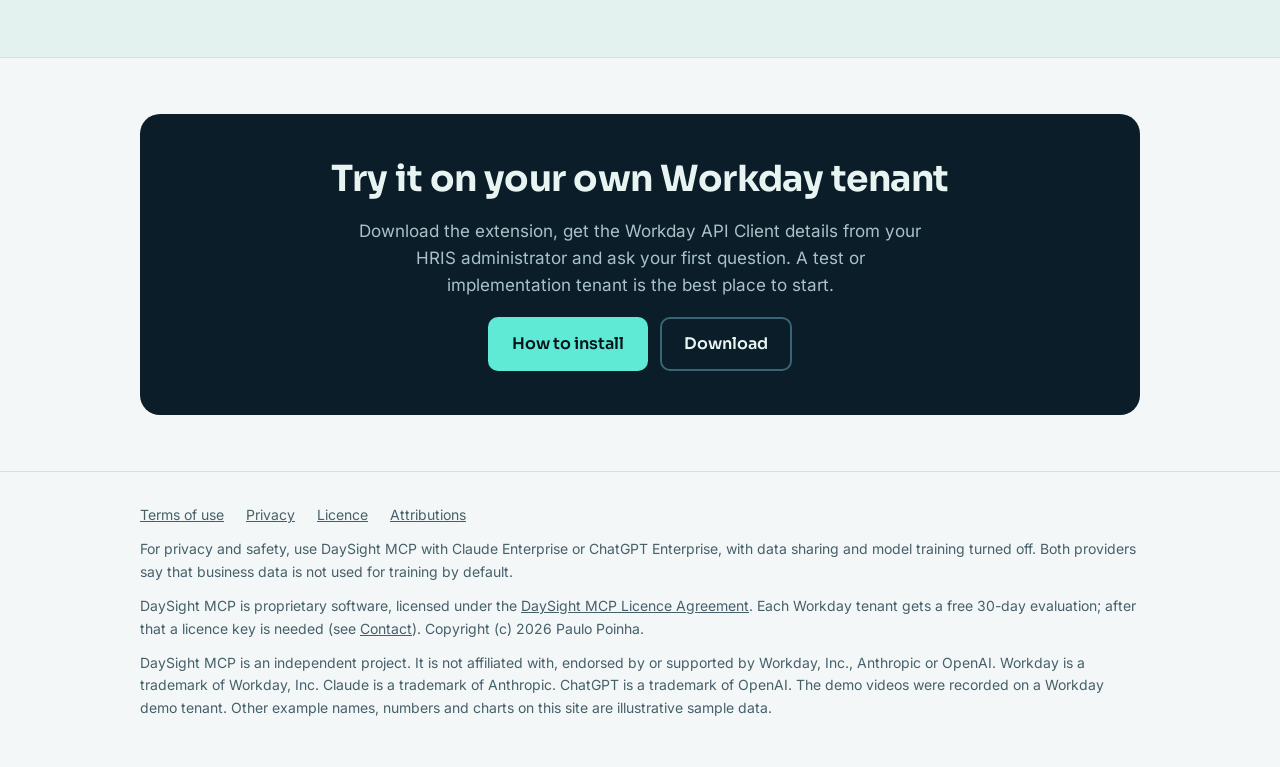
<file: docs/features.html>
<!doctype html>
<html lang="en">
<head>
<meta charset="utf-8">
<meta name="viewport" content="width=device-width,initial-scale=1">
<title>DaySight MCP features: Workday analytics, charts, dashboards</title>
<meta name="description" content="Workforce analytics, charts and dashboards for Workday, with access limited to your own Workday permissions. See what DaySight MCP can do.">
<meta name="robots" content="index,follow,max-image-preview:large">
<link rel="canonical" href="https://daysight.dev/features.html">
<meta property="og:site_name" content="DaySight MCP">
<meta property="og:locale" content="en">
<meta property="og:type" content="website">
<meta property="og:url" content="https://daysight.dev/features.html">
<meta property="og:title" content="DaySight MCP features: Workday analytics, charts, dashboards">
<meta property="og:description" content="Workforce analytics, charts and dashboards for Workday, with access limited to your own Workday permissions. See what DaySight MCP can do.">
<meta property="og:image" content="https://daysight.dev/assets/og-image.png">
<meta property="og:image:width" content="1200">
<meta property="og:image:height" content="630">
<meta property="og:image:alt" content="DaySight MCP: ask about your Workday data in plain English">
<meta name="twitter:card" content="summary_large_image">
<meta name="twitter:title" content="DaySight MCP features: Workday analytics, charts, dashboards">
<meta name="twitter:description" content="Workforce analytics, charts and dashboards for Workday, with access limited to your own Workday permissions. See what DaySight MCP can do.">
<meta name="twitter:image" content="https://daysight.dev/assets/og-image.png">
<meta name="twitter:image:alt" content="DaySight MCP: ask about your Workday data in plain English">
<meta name="theme-color" content="#0A1D28">
<link rel="icon" type="image/svg+xml" href="assets/daysight-mcp-logo.svg">
<link rel="apple-touch-icon" href="assets/daysight-mcp-logo-512.png">
<link rel="stylesheet" href="assets/site.css">
<script type="application/ld+json">{"@context":"https://schema.org","@graph":[{"@type":"WebPage","@id":"https://daysight.dev/features.html#webpage","url":"https://daysight.dev/features.html","name":"DaySight MCP features: Workday analytics, charts, dashboards","description":"Workforce analytics, charts and dashboards for Workday, with access limited to your own Workday permissions. See what DaySight MCP can do.","inLanguage":"en","isPartOf":{"@id":"https://daysight.dev/#website"}},{"@type":"BreadcrumbList","itemListElement":[{"@type":"ListItem","position":1,"name":"Home","item":"https://daysight.dev/"},{"@type":"ListItem","position":2,"name":"Features","item":"https://daysight.dev/features.html"}]}]}</script>
</head>
<body>
<header class="site"><div class="wrap">
<a class="brand" href="./"><img src="assets/daysight-mcp-logo.svg" alt="" width="40" height="40">DaySight MCP</a>
<nav class="main" aria-label="Main"><a href="./">Home</a><a href="features.html" aria-current="page">Features</a><a href="security.html">Security</a><a href="examples.html">Examples</a><a href="demos.html">Demos</a><a href="install.html">Install</a><a href="contact.html">Contact</a></nav>
</div></header>
<main>

<section class="page-title"><div class="wrap sechead"><p class="eyebrow">Features</p><h1>Analytics you can ask for, with access you can trust</h1><p class="lede">DaySight MCP is a Model Context Protocol server for Workday, packaged as an extension for your desktop AI assistant (Claude Desktop today).</p></div></section>

<section><div class="wrap">
<div class="sechead"><h2>Workforce analytics</h2><p class="lede">Ask about the whole organization, not just your own team.</p></div>
<div class="grid">
<div class="card"><span class="ico">1</span><h3>Executive scorecard</h3><p>One page of 25 figures covering size, movement, diversity, cost and structure, each against the previous period, with the places that stand out.</p></div>
<div class="card"><span class="ico">2</span><h3>Slice it any way</h3><p>25 dimensions such as function, region, location, cost center, grade and tenure, 34 measures, and 29 ready-made views for the board, CEO, CHRO, CFO and HR business partners.</p></div>
<div class="card"><span class="ico">3</span><h3>Narrow to one place</h3><p>Add a country, location, function or leader to any view for a local team snapshot or a business unit review.</p></div>
<div class="card"><span class="ico">4</span><h3>Trends and hotspots</h3><p>Headcount, hires, exits and turnover over time, and the groups that stand out on attrition, growth, retirement horizon or span of control.</p></div>
<div class="card"><span class="ico">5</span><h3>Workforce report as a PDF</h3><p>Ask for a multi-page workforce report. Sections without enough data are left out and listed with the reason.</p></div>
<div class="card"><span class="ico">6</span><h3>Built for big organizations</h3><p>The worker data is read once and kept in memory for a few minutes, so follow-up questions are quick and do not hit Workday again.</p></div>
</div>
<p class="note" style="margin-top:16px">Workforce analytics is still being checked against real tenants. Compare the first figures with a Workday report you trust. <a href="examples.html">See example questions</a>.</p>
</div></section>

<section class="band"><div class="wrap">
<div class="sechead"><h2>Charts and dashboards</h2><p class="lede">Every answer is a starting point. Ask your assistant to draw it, and keep refining in the same conversation.</p></div>
<div class="grid two">
<div class="card"><span class="ico">&#9638;</span><h3>Charts from any answer</h3><p>Line charts for trends, bars for comparisons, mix and share charts. Say what you want to see and your assistant draws it.</p></div>
<div class="card"><span class="ico">&#9635;</span><h3>One-page dashboards</h3><p>Headline figures plus the charts that matter, framed for the audience: the board, finance, a business unit leader or an HR business partner.</p></div>
</div>
<div style="margin-top:24px"><div class="dash" role="group" aria-label="Sample dashboard with illustrative sample data">
<div class="dash-head"><b>Northwind Demo Co. · Workforce overview</b><span class="tag">SAMPLE · ILLUSTRATIVE SAMPLE DATA</span></div>
<div class="tiles"><div class="tile"><span class="tl">Active headcount</span><span class="tv">4,812</span><span class="ts">up 2.7% on a year ago</span></div><div class="tile"><span class="tl">Turnover, 12 months</span><span class="tv">10.1%</span><span class="ts">487 exits, 612 hires</span></div><div class="tile"><span class="tl">Women in leadership</span><span class="tv">38%</span><span class="ts">up 2 points</span></div><div class="tile"><span class="tl">Base pay cost</span><span class="tv">$402M</span><span class="ts">$86.4k per FTE</span></div></div>
<div class="dash-grid">
<figure class="vizcard"><figcaption>Active headcount, last eight quarters</figcaption><svg class="chart" viewBox="0 0 520 250" role="img" aria-label="Line chart: active headcount rises from 4,402 to 4,812 over eight quarters"><line class="grid" x1="52" x2="496" y1="178.3" y2="178.3"/><text class="ax" x="44" y="182.3" text-anchor="end">4,400</text><line class="grid" x1="52" x2="496" y1="115.0" y2="115.0"/><text class="ax" x="44" y="119.0" text-anchor="end">4,600</text><line class="grid" x1="52" x2="496" y1="51.7" y2="51.7"/><text class="ax" x="44" y="55.7" text-anchor="end">4,800</text><text class="ax" x="52.0" y="236" text-anchor="middle">Q3 '24</text><text class="ax" x="163.0" y="236" text-anchor="middle">Q1 '25</text><text class="ax" x="274.0" y="236" text-anchor="middle">Q3 '25</text><text class="ax" x="385.0" y="236" text-anchor="middle">Q1 '26</text><text class="ax" x="496.0" y="236" text-anchor="middle">Q3 '26</text><polygon class="area" points="52,210 52.0,177.7 107.5,156.8 163.0,130.5 218.5,107.7 274.0,87.5 329.5,76.7 385.0,63.1 440.5,54.8 496.0,47.9 496.0,210"/><polyline class="ln" points="52.0,177.7 107.5,156.8 163.0,130.5 218.5,107.7 274.0,87.5 329.5,76.7 385.0,63.1 440.5,54.8 496.0,47.9"/><circle class="dot" cx="52.0" cy="177.7" r="3.5"/><circle class="dot" cx="107.5" cy="156.8" r="3.5"/><circle class="dot" cx="163.0" cy="130.5" r="3.5"/><circle class="dot" cx="218.5" cy="107.7" r="3.5"/><circle class="dot" cx="274.0" cy="87.5" r="3.5"/><circle class="dot" cx="329.5" cy="76.7" r="3.5"/><circle class="dot" cx="385.0" cy="63.1" r="3.5"/><circle class="dot" cx="440.5" cy="54.8" r="3.5"/><circle class="dot" cx="496.0" cy="47.9" r="3.5"/><circle class="dot-end" cx="496.0" cy="47.9" r="6"/><text class="val" x="496.0" y="33.9" text-anchor="end">4,812</text></svg></figure>
<figure class="vizcard"><figcaption>Turnover by function, Germany, last 12 months</figcaption><svg class="chart" viewBox="0 0 520 244" role="img" aria-label="Bar chart: turnover by function in Germany, from Customer Support 17.9 percent down to Finance 5.1 percent"><line class="grid" x1="150.0" x2="150.0" y1="14" y2="218"/><text class="ax" x="150.0" y="236" text-anchor="middle">0%</text><line class="grid" x1="228.5" x2="228.5" y1="14" y2="218"/><text class="ax" x="228.5" y="236" text-anchor="middle">5%</text><line class="grid" x1="307.0" x2="307.0" y1="14" y2="218"/><text class="ax" x="307.0" y="236" text-anchor="middle">10%</text><line class="grid" x1="385.5" x2="385.5" y1="14" y2="218"/><text class="ax" x="385.5" y="236" text-anchor="middle">15%</text><line class="grid" x1="464.0" x2="464.0" y1="14" y2="218"/><text class="ax" x="464.0" y="236" text-anchor="middle">20%</text><text class="lab" x="140" y="35.0" text-anchor="end">Customer Support</text><rect class="bar hot" x="150" y="20" width="281.0" height="22" rx="3"/><text class="val" x="439.0" y="35.0">17.9%</text><text class="lab" x="140" y="69.0" text-anchor="end">Sales</text><rect class="bar" x="150" y="54" width="194.7" height="22" rx="3"/><text class="val" x="352.7" y="69.0">12.4%</text><text class="lab" x="140" y="103.0" text-anchor="end">Operations</text><rect class="bar" x="150" y="88" width="142.9" height="22" rx="3"/><text class="val" x="300.9" y="103.0">9.1%</text><text class="lab" x="140" y="137.0" text-anchor="end">Engineering</text><rect class="bar" x="150" y="122" width="113.0" height="22" rx="3"/><text class="val" x="271.0" y="137.0">7.2%</text><text class="lab" x="140" y="171.0" text-anchor="end">Other (small groups)</text><rect class="bar" x="150" y="156" width="94.2" height="22" rx="3"/><text class="val" x="252.2" y="171.0">6.0%</text><text class="lab" x="140" y="205.0" text-anchor="end">Finance</text><rect class="bar" x="150" y="190" width="80.1" height="22" rx="3"/><text class="val" x="238.1" y="205.0">5.1%</text></svg></figure>
</div></div></div>
<p class="note" style="margin-top:12px">Illustration with illustrative sample data.</p>
</div></section>

<section><div class="wrap">
<div class="sechead"><h2>Ask about</h2><p class="lede">Core Workday areas. Each needs its scope on the API Client, so you choose what the assistant can reach there.</p></div>
<div class="grid">
<div class="card"><span class="ico">W</span><h3>Workers</h3><p>Who someone is, their job history, direct reports and organization membership.</p></div>
<div class="card"><span class="ico">O</span><h3>Organizations</h3><p>Supervisory organizations, who manages them, who is in them, and how teams fit together.</p></div>
<div class="card"><span class="ico">S</span><h3>Staffing</h3><p>Jobs and positions, staffing information and job change reasons.</p></div>
<div class="card"><span class="ico">A</span><h3>Absence and time off</h3><p>Balances, plans, scheduled entries and which absence types exist.</p></div>
<div class="card"><span class="ico">C</span><h3>Compensation</h3><p>Compensation scorecards, plans and related reference data you are permitted to see.</p></div>
<div class="card"><span class="ico">P</span><h3>Performance and goals</h3><p>Goals, development plans and mentorships.</p></div>
<div class="card"><span class="ico">R</span><h3>Recruiting</h3><p>Open job postings and requisitions, with their dates and locations.</p></div>
<div class="card"><span class="ico">T</span><h3>Talent</h3><p>Talent pipeline and development reference data where your security group allows it.</p></div>
</div>
<p class="note" style="margin-top:16px">Each area needs its scope on the API Client. Workday decides what you can see, so some questions return less for people without the matching permissions.</p>
</div></section>

<section class="band"><div class="wrap">
<div class="sechead"><h2>Easy to set up, easy to use</h2></div>
<div class="grid two">
<div class="card"><span class="ico">1</span><h3>One file, no developer tools</h3><p>Claude Desktop runs the extension with its own built-in Node.js. You do not install Node.js, Git or npm.</p></div>
<div class="card"><span class="ico">2</span><h3>A short form</h3><p>Client ID, client secret, two endpoints and a redirect address. The form has sensible defaults for the rest.</p></div>
<div class="card"><span class="ico">3</span><h3>Sign in once</h3><p>The login is stored encrypted in your Windows profile and refreshed automatically, so you normally sign in once.</p></div>
<div class="card"><span class="ico">4</span><h3>Just talk</h3><p>No query language, no report builder. Ask in plain English and follow up the way you would in any conversation.</p></div>
</div>
</div></section>

<section><div class="wrap">
<div class="sechead"><h2>Safe and private by design</h2></div>
<div class="grid two">
<div class="card"><span class="ico">&#10003;</span><h3>Your access, not more</h3><p>The scopes of the API Client set the outer limit and your Workday permissions decide what comes back.</p></div>
<div class="card"><span class="ico">&#10003;</span><h3>Secrets stay local</h3><p>The client secret and tokens stay on your computer and never reach the model.</p></div>
<div class="card"><span class="ico">&#10003;</span><h3>Read-only</h3><p>Your assistant can only use the specific Workday operations the server exposes, and there is no "call any URL" tool.</p></div>
</div>
<div style="margin-top:22px"><div class="privacy"><span><b>Privacy and safety.</b> Use DaySight MCP with an enterprise edition of your AI assistant, <b>Claude Enterprise</b> or <b>ChatGPT Enterprise</b>, with data sharing and model training turned off. Both providers say that business data is not used for training by default, so check these settings in your own plan. Whatever your assistant retrieves is sent to the AI provider as part of the conversation.</span></div></div>
<p style="margin-top:22px"><a href="security.html">More on security and privacy</a></p>
</div></section>

<section class="band"><div class="wrap">
<div class="sechead"><h2>Where it runs today</h2></div>
<div class="scroll"><table>
<thead><tr><th>Client</th><th>Status</th></tr></thead>
<tbody>
<tr><td>Claude Desktop on Windows (Chat tab)</td><td><b>Supported</b></td></tr>
<tr><td>ChatGPT desktop app on Windows</td><td><b>Supported</b></td></tr>
</tbody></table></div>
<p class="note" style="margin-top:14px">Each person installs it on their own PC.</p>
</div></section>
<section><div class="wrap"><div class="cta"><h2>Try it on your own Workday tenant</h2><p>Download the extension, get the Workday API Client details from your HRIS administrator and ask your first question. A test or implementation tenant is the best place to start.</p>
<div class="row" style="justify-content:center"><a class="btn" href="install.html">How to install</a><a class="btn ghost" href="downloads/daysight-mcp-0.10.0.mcpb" download>Download</a></div></div></div></section>

</main>
<footer class="site"><div class="wrap">
<div class="links"><a href="terms.html">Terms of use</a><a href="privacy.html">Privacy</a><a href="license.html">Licence</a><a href="attributions.html">Attributions</a></div>
<p>For privacy and safety, use DaySight MCP with Claude Enterprise or ChatGPT Enterprise, with data sharing and model training turned off. Both providers say that business data is not used for training by default.</p>
<p>DaySight MCP is proprietary software, licensed under the <a href="license.html">DaySight MCP Licence Agreement</a>. Each Workday tenant gets a free 30-day evaluation; after that a licence key is needed (see <a href="contact.html">Contact</a>). Copyright (c) 2026 Paulo Poinha.</p>
<p>DaySight MCP is an independent project. It is not affiliated with, endorsed by or supported by Workday, Inc., Anthropic or OpenAI. Workday is a trademark of Workday, Inc. Claude is a trademark of Anthropic. ChatGPT is a trademark of OpenAI. The demo videos were recorded on a Workday demo tenant. Other example names, numbers and charts on this site are illustrative sample data.</p>
</div></footer>
<script src="assets/site.js" defer></script>
</body>
</html>
</file>
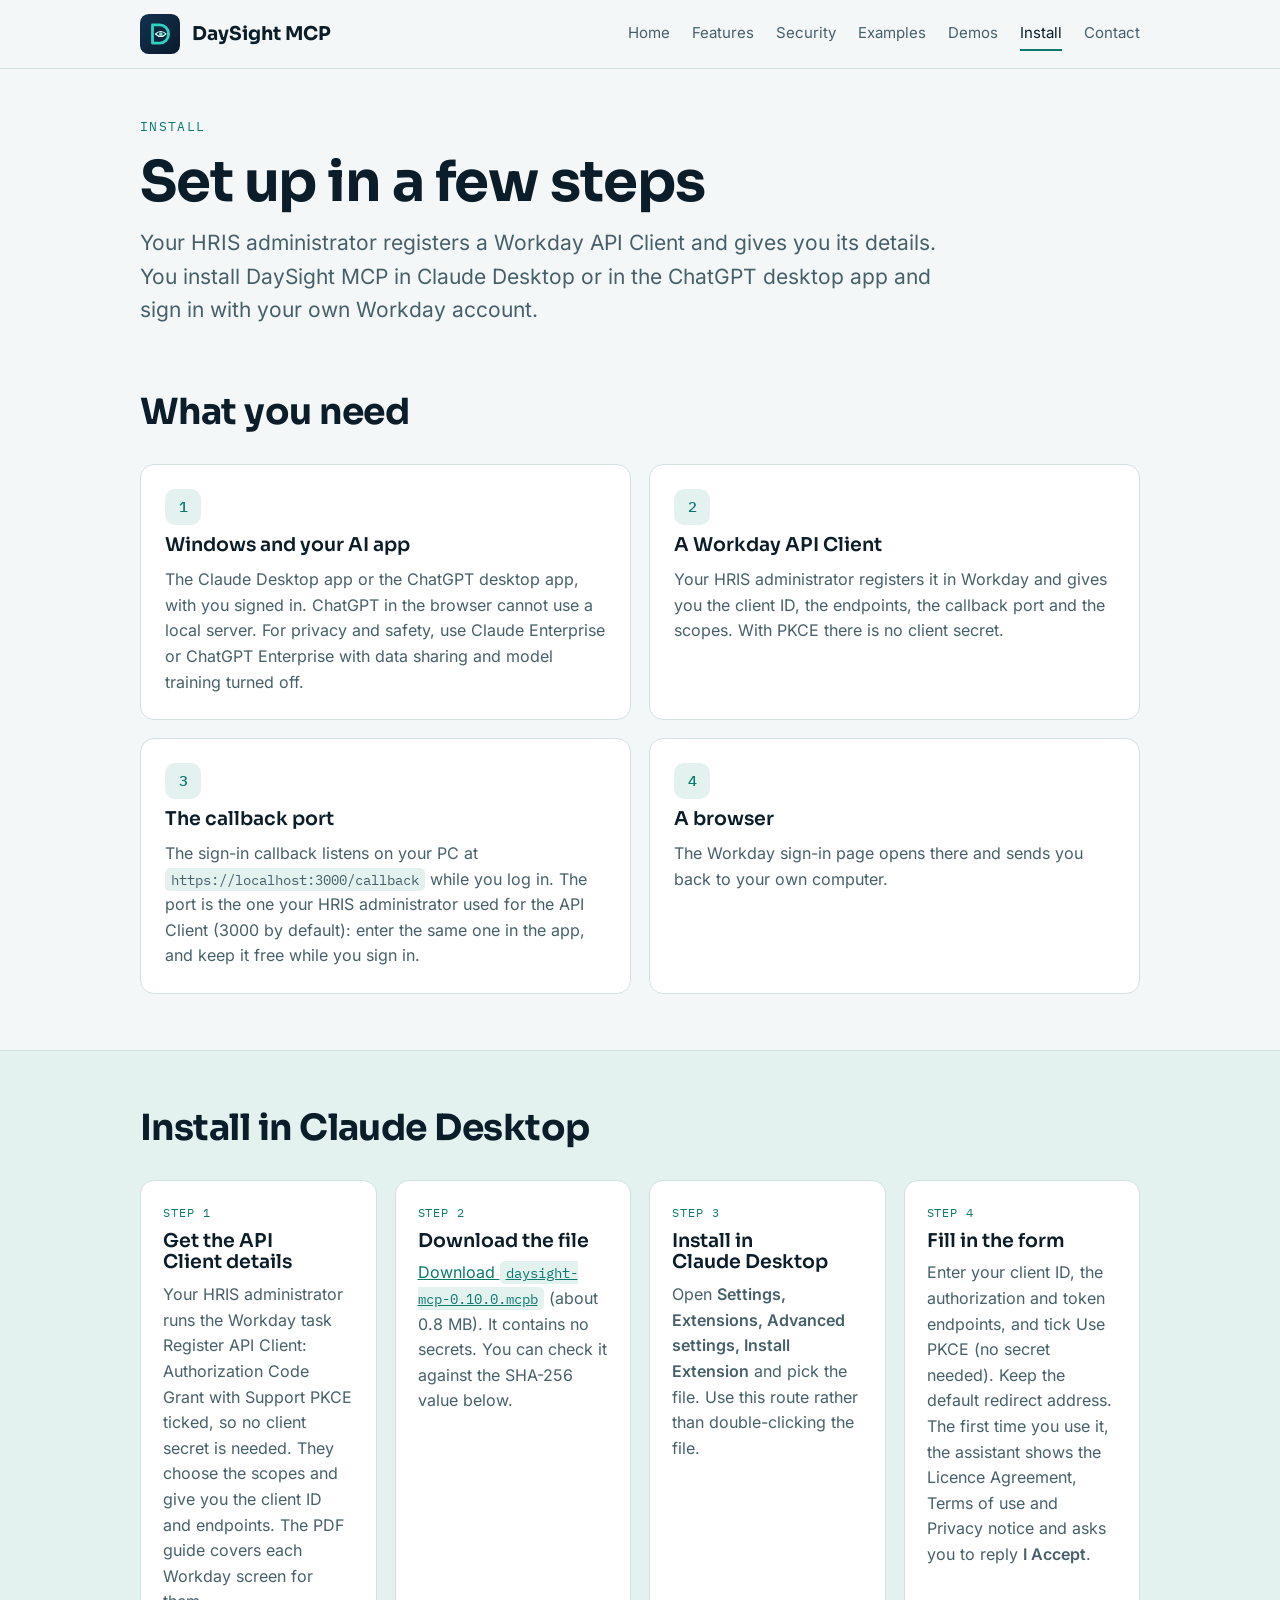
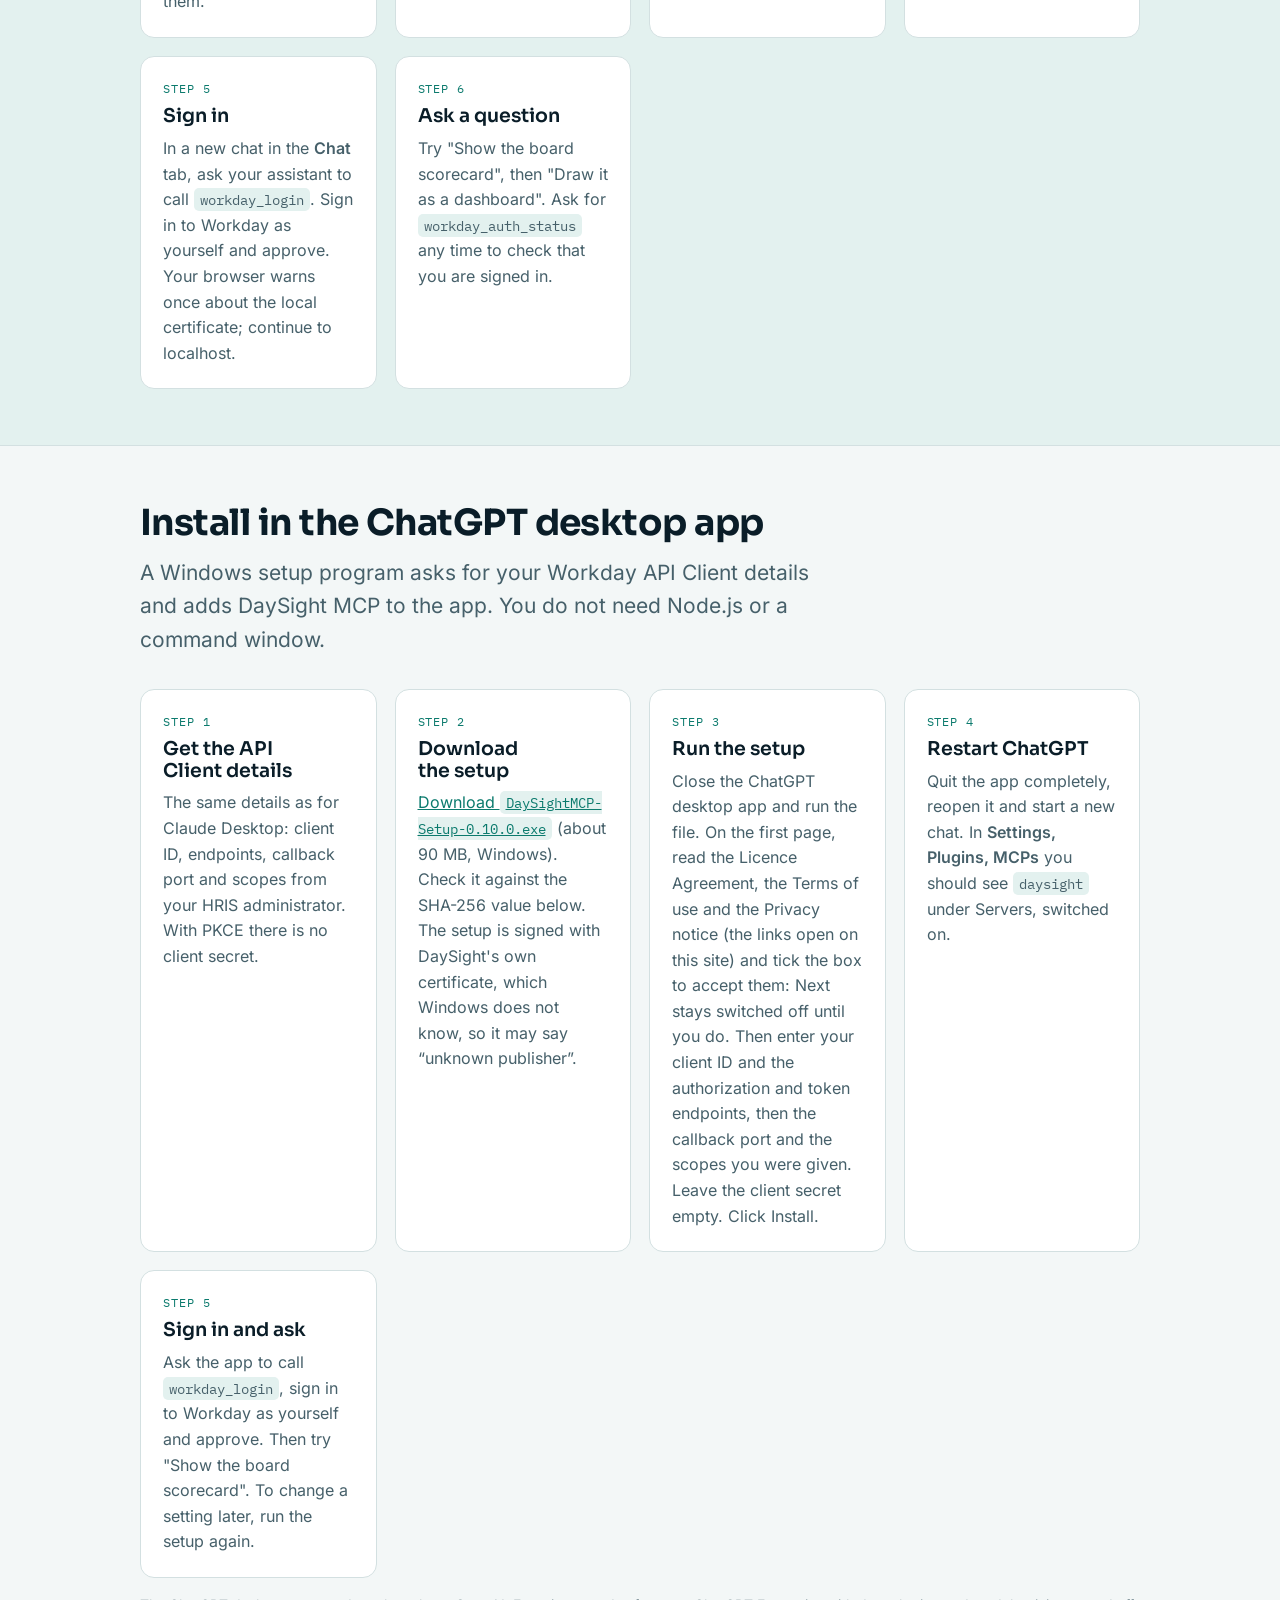
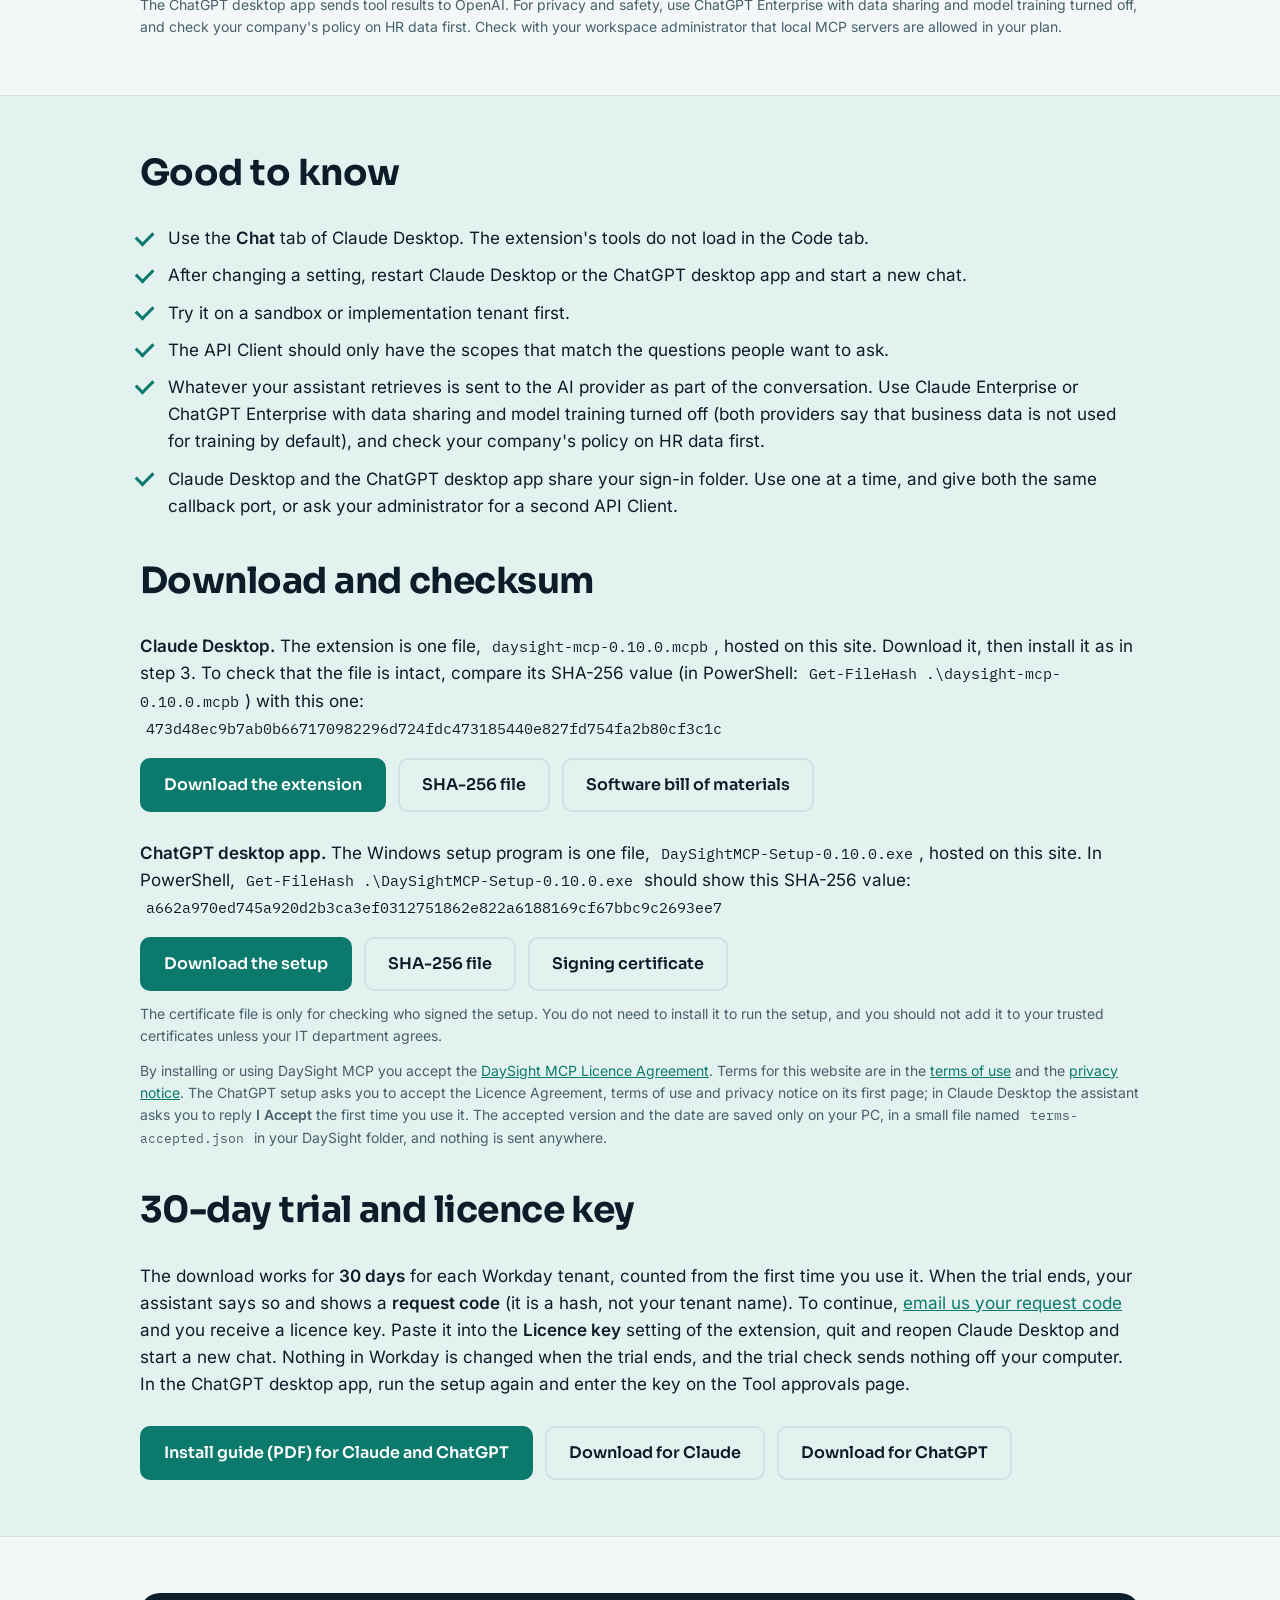
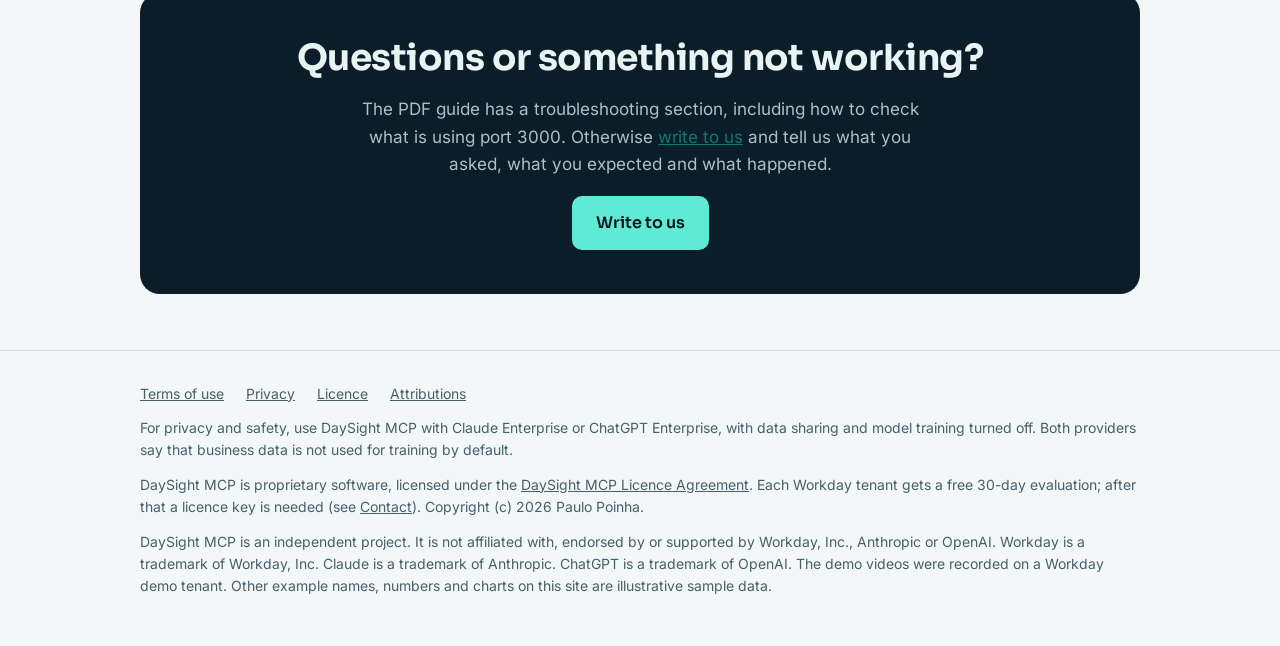
<file: docs/install.html>
<!doctype html>
<html lang="en">
<head>
<meta charset="utf-8">
<meta name="viewport" content="width=device-width,initial-scale=1">
<title>Install DaySight MCP: connect Workday to your AI assistant</title>
<meta name="description" content="How to install DaySight MCP in Claude Desktop: get the Workday API Client details from your HRIS administrator, install one file, sign in and ask your first question.">
<meta name="robots" content="index,follow,max-image-preview:large">
<link rel="canonical" href="https://daysight.dev/install.html">
<meta property="og:site_name" content="DaySight MCP">
<meta property="og:locale" content="en">
<meta property="og:type" content="website">
<meta property="og:url" content="https://daysight.dev/install.html">
<meta property="og:title" content="Install DaySight MCP: connect Workday to your AI assistant">
<meta property="og:description" content="How to install DaySight MCP in Claude Desktop: get the Workday API Client details from your HRIS administrator, install one file, sign in and ask your first question.">
<meta property="og:image" content="https://daysight.dev/assets/og-image.png">
<meta property="og:image:width" content="1200">
<meta property="og:image:height" content="630">
<meta property="og:image:alt" content="DaySight MCP: ask about your Workday data in plain English">
<meta name="twitter:card" content="summary_large_image">
<meta name="twitter:title" content="Install DaySight MCP: connect Workday to your AI assistant">
<meta name="twitter:description" content="How to install DaySight MCP in Claude Desktop: get the Workday API Client details from your HRIS administrator, install one file, sign in and ask your first question.">
<meta name="twitter:image" content="https://daysight.dev/assets/og-image.png">
<meta name="twitter:image:alt" content="DaySight MCP: ask about your Workday data in plain English">
<meta name="theme-color" content="#0A1D28">
<link rel="icon" type="image/svg+xml" href="assets/daysight-mcp-logo.svg">
<link rel="apple-touch-icon" href="assets/daysight-mcp-logo-512.png">
<link rel="stylesheet" href="assets/site.css">
<script type="application/ld+json">{"@context":"https://schema.org","@graph":[{"@type":"WebPage","@id":"https://daysight.dev/install.html#webpage","url":"https://daysight.dev/install.html","name":"Install DaySight MCP: connect Workday to your AI assistant","description":"How to install DaySight MCP in Claude Desktop: get the Workday API Client details from your HRIS administrator, install one file, sign in and ask your first question.","inLanguage":"en","isPartOf":{"@id":"https://daysight.dev/#website"}},{"@type":"BreadcrumbList","itemListElement":[{"@type":"ListItem","position":1,"name":"Home","item":"https://daysight.dev/"},{"@type":"ListItem","position":2,"name":"Install","item":"https://daysight.dev/install.html"}]}]}</script>
</head>
<body>
<header class="site"><div class="wrap">
<a class="brand" href="./"><img src="assets/daysight-mcp-logo.svg" alt="" width="40" height="40">DaySight MCP</a>
<nav class="main" aria-label="Main"><a href="./">Home</a><a href="features.html">Features</a><a href="security.html">Security</a><a href="examples.html">Examples</a><a href="demos.html">Demos</a><a href="install.html" aria-current="page">Install</a><a href="contact.html">Contact</a></nav>
</div></header>
<main>

<section class="page-title"><div class="wrap sechead"><p class="eyebrow">Install</p><h1>Set up in a few steps</h1><p class="lede">Your HRIS administrator registers a Workday API Client and gives you its details. You install DaySight MCP in Claude Desktop or in the ChatGPT desktop app and sign in with your own Workday account.</p></div></section>

<section><div class="wrap">
<div class="sechead"><h2>What you need</h2></div>
<div class="grid two">
<div class="card"><span class="ico">1</span><h3>Windows and your AI app</h3><p>The Claude Desktop app or the ChatGPT desktop app, with you signed in. ChatGPT in the browser cannot use a local server. For privacy and safety, use Claude Enterprise or ChatGPT Enterprise with data sharing and model training turned off.</p></div>
<div class="card"><span class="ico">2</span><h3>A Workday API Client</h3><p>Your HRIS administrator registers it in Workday and gives you the client ID, the endpoints, the callback port and the scopes. With PKCE there is no client secret.</p></div>
<div class="card"><span class="ico">3</span><h3>The callback port</h3><p>The sign-in callback listens on your PC at <code>https://localhost:3000/callback</code> while you log in. The port is the one your HRIS administrator used for the API Client (3000 by default): enter the same one in the app, and keep it free while you sign in.</p></div>
<div class="card"><span class="ico">4</span><h3>A browser</h3><p>The Workday sign-in page opens there and sends you back to your own computer.</p></div>
</div>
</div></section>

<section class="band"><div class="wrap">
<div class="sechead" id="claude"><h2>Install in Claude Desktop</h2></div>
<ol class="steps">
<li><h3>Get the API Client details</h3><p>Your HRIS administrator runs the Workday task Register API Client: Authorization Code Grant with Support PKCE ticked, so no client secret is needed. They choose the scopes and give you the client ID and endpoints. The PDF guide covers each Workday screen for them.</p></li>
<li><h3>Download the file</h3><p><a href="downloads/daysight-mcp-0.10.0.mcpb" download>Download <code>daysight-mcp-0.10.0.mcpb</code></a> (about 0.8 MB). It contains no secrets. You can check it against the SHA-256 value below.</p></li>
<li><h3>Install in Claude Desktop</h3><p>Open <b>Settings, Extensions, Advanced settings, Install Extension</b> and pick the file. Use this route rather than double-clicking the file.</p></li>
<li><h3>Fill in the form</h3><p>Enter your client ID, the authorization and token endpoints, and tick Use PKCE (no secret needed). Keep the default redirect address. The first time you use it, the assistant shows the Licence Agreement, Terms of use and Privacy notice and asks you to reply <b>I Accept</b>.</p></li>
<li><h3>Sign in</h3><p>In a new chat in the <b>Chat</b> tab, ask your assistant to call <code>workday_login</code>. Sign in to Workday as yourself and approve. Your browser warns once about the local certificate; continue to localhost.</p></li>
<li><h3>Ask a question</h3><p>Try "Show the board scorecard", then "Draw it as a dashboard". Ask for <code>workday_auth_status</code> any time to check that you are signed in.</p></li>
</ol>
</div></section>

<section><div class="wrap">
<div class="sechead" id="chatgpt"><h2>Install in the ChatGPT desktop app</h2><p class="lede">A Windows setup program asks for your Workday API Client details and adds DaySight MCP to the app. You do not need Node.js or a command window.</p></div>
<ol class="steps">
<li><h3>Get the API Client details</h3><p>The same details as for Claude Desktop: client ID, endpoints, callback port and scopes from your HRIS administrator. With PKCE there is no client secret.</p></li>
<li><h3>Download the setup</h3><p><a href="downloads/DaySightMCP-Setup-0.10.0.exe" download>Download <code>DaySightMCP-Setup-0.10.0.exe</code></a> (about 90 MB, Windows). Check it against the SHA-256 value below. The setup is signed with DaySight's own certificate, which Windows does not know, so it may say &ldquo;unknown publisher&rdquo;.</p></li>
<li><h3>Run the setup</h3><p>Close the ChatGPT desktop app and run the file. On the first page, read the Licence Agreement, the Terms of use and the Privacy notice (the links open on this site) and tick the box to accept them: Next stays switched off until you do. Then enter your client ID and the authorization and token endpoints, then the callback port and the scopes you were given. Leave the client secret empty. Click Install.</p></li>
<li><h3>Restart ChatGPT</h3><p>Quit the app completely, reopen it and start a new chat. In <b>Settings, Plugins, MCPs</b> you should see <code>daysight</code> under Servers, switched on.</p></li>
<li><h3>Sign in and ask</h3><p>Ask the app to call <code>workday_login</code>, sign in to Workday as yourself and approve. Then try "Show the board scorecard". To change a setting later, run the setup again.</p></li>
</ol>
<p class="note" style="margin-top:16px">The ChatGPT desktop app sends tool results to OpenAI. For privacy and safety, use ChatGPT Enterprise with data sharing and model training turned off, and check your company's policy on HR data first. Check with your workspace administrator that local MCP servers are allowed in your plan.</p>
</div></section>

<section class="band"><div class="wrap">
<div class="sechead"><h2>Good to know</h2></div>
<ul class="ticks">
<li>Use the <b>Chat</b> tab of Claude Desktop. The extension's tools do not load in the Code tab.</li>
<li>After changing a setting, restart Claude Desktop or the ChatGPT desktop app and start a new chat.</li>
<li>Try it on a sandbox or implementation tenant first.</li>
<li>The API Client should only have the scopes that match the questions people want to ask.</li>
<li>Whatever your assistant retrieves is sent to the AI provider as part of the conversation. Use Claude Enterprise or ChatGPT Enterprise with data sharing and model training turned off (both providers say that business data is not used for training by default), and check your company's policy on HR data first.</li>
<li>Claude Desktop and the ChatGPT desktop app share your sign-in folder. Use one at a time, and give both the same callback port, or ask your administrator for a second API Client.</li>
</ul>
<div class="sechead" id="download" style="margin-top:40px"><h2>Download and checksum</h2></div>
<p><b>Claude Desktop.</b> The extension is one file, <code>daysight-mcp-0.10.0.mcpb</code>, hosted on this site. Download it, then install it as in step 3. To check that the file is intact, compare its SHA-256 value (in PowerShell: <code>Get-FileHash .\daysight-mcp-0.10.0.mcpb</code>) with this one:</p>
<p class="sha"><code>473d48ec9b7ab0b667170982296d724fdc473185440e827fd754fa2b80cf3c1c</code></p>
<div class="row" style="margin-top:16px"><a class="btn" href="downloads/daysight-mcp-0.10.0.mcpb" download>Download the extension</a><a class="btn ghost" href="downloads/daysight-mcp-0.10.0.mcpb.sha256" download>SHA-256 file</a><a class="btn ghost" href="downloads/daysight-mcp-0.10.0.sbom.cdx.json" download>Software bill of materials</a></div>
<p style="margin-top:28px"><b>ChatGPT desktop app.</b> The Windows setup program is one file, <code>DaySightMCP-Setup-0.10.0.exe</code>, hosted on this site. In PowerShell, <code>Get-FileHash .\DaySightMCP-Setup-0.10.0.exe</code> should show this SHA-256 value:</p>
<p class="sha" data-file="setup"><code>a662a970ed745a920d2b3ca3ef0312751862e822a6188169cf67bbc9c2693ee7</code></p>
<div class="row" style="margin-top:16px"><a class="btn" href="downloads/DaySightMCP-Setup-0.10.0.exe" download>Download the setup</a><a class="btn ghost" href="downloads/DaySightMCP-Setup-0.10.0.exe.sha256" download>SHA-256 file</a><a class="btn ghost" href="downloads/DaySightMCP.cer" download>Signing certificate</a></div>
<p class="note" style="margin-top:12px">The certificate file is only for checking who signed the setup. You do not need to install it to run the setup, and you should not add it to your trusted certificates unless your IT department agrees.</p>
<p class="note" style="margin-top:12px">By installing or using DaySight MCP you accept the <a href="license.html">DaySight MCP Licence Agreement</a>. Terms for this website are in the <a href="terms.html">terms of use</a> and the <a href="privacy.html">privacy notice</a>. The ChatGPT setup asks you to accept the Licence Agreement, terms of use and privacy notice on its first page; in Claude Desktop the assistant asks you to reply <b>I Accept</b> the first time you use it. The accepted version and the date are saved only on your PC, in a small file named <code>terms-accepted.json</code> in your DaySight folder, and nothing is sent anywhere.</p>

<div class="sechead" id="licence" style="margin-top:40px"><h2>30-day trial and licence key</h2></div>
<p>The download works for <b>30 days</b> for each Workday tenant, counted from the first time you use it. When the trial ends, your assistant says so and shows a <b>request code</b> (it is a hash, not your tenant name). To continue, <a href="contact.html">email us your request code</a> and you receive a licence key. Paste it into the <b>Licence key</b> setting of the extension, quit and reopen Claude Desktop and start a new chat. Nothing in Workday is changed when the trial ends, and the trial check sends nothing off your computer. In the ChatGPT desktop app, run the setup again and enter the key on the Tool approvals page.</p>
<div class="row" style="margin-top:28px"><a class="btn" href="downloads/daysight-mcp-install-guide.pdf">Install guide (PDF) for Claude and ChatGPT</a><a class="btn ghost" href="downloads/daysight-mcp-0.10.0.mcpb" download>Download for Claude</a><a class="btn ghost" href="downloads/DaySightMCP-Setup-0.10.0.exe" download>Download for ChatGPT</a></div>
</div></section>
<section><div class="wrap"><div class="cta"><h2>Questions or something not working?</h2><p>The PDF guide has a troubleshooting section, including how to check what is using port 3000. Otherwise <a href="contact.html">write to us</a> and tell us what you asked, what you expected and what happened.</p>
<div class="row" style="justify-content:center"><a class="btn" href="contact.html">Write to us</a></div></div></div></section>

</main>
<footer class="site"><div class="wrap">
<div class="links"><a href="terms.html">Terms of use</a><a href="privacy.html">Privacy</a><a href="license.html">Licence</a><a href="attributions.html">Attributions</a></div>
<p>For privacy and safety, use DaySight MCP with Claude Enterprise or ChatGPT Enterprise, with data sharing and model training turned off. Both providers say that business data is not used for training by default.</p>
<p>DaySight MCP is proprietary software, licensed under the <a href="license.html">DaySight MCP Licence Agreement</a>. Each Workday tenant gets a free 30-day evaluation; after that a licence key is needed (see <a href="contact.html">Contact</a>). Copyright (c) 2026 Paulo Poinha.</p>
<p>DaySight MCP is an independent project. It is not affiliated with, endorsed by or supported by Workday, Inc., Anthropic or OpenAI. Workday is a trademark of Workday, Inc. Claude is a trademark of Anthropic. ChatGPT is a trademark of OpenAI. The demo videos were recorded on a Workday demo tenant. Other example names, numbers and charts on this site are illustrative sample data.</p>
</div></footer>
<script src="assets/site.js" defer></script>
</body>
</html>
</file>
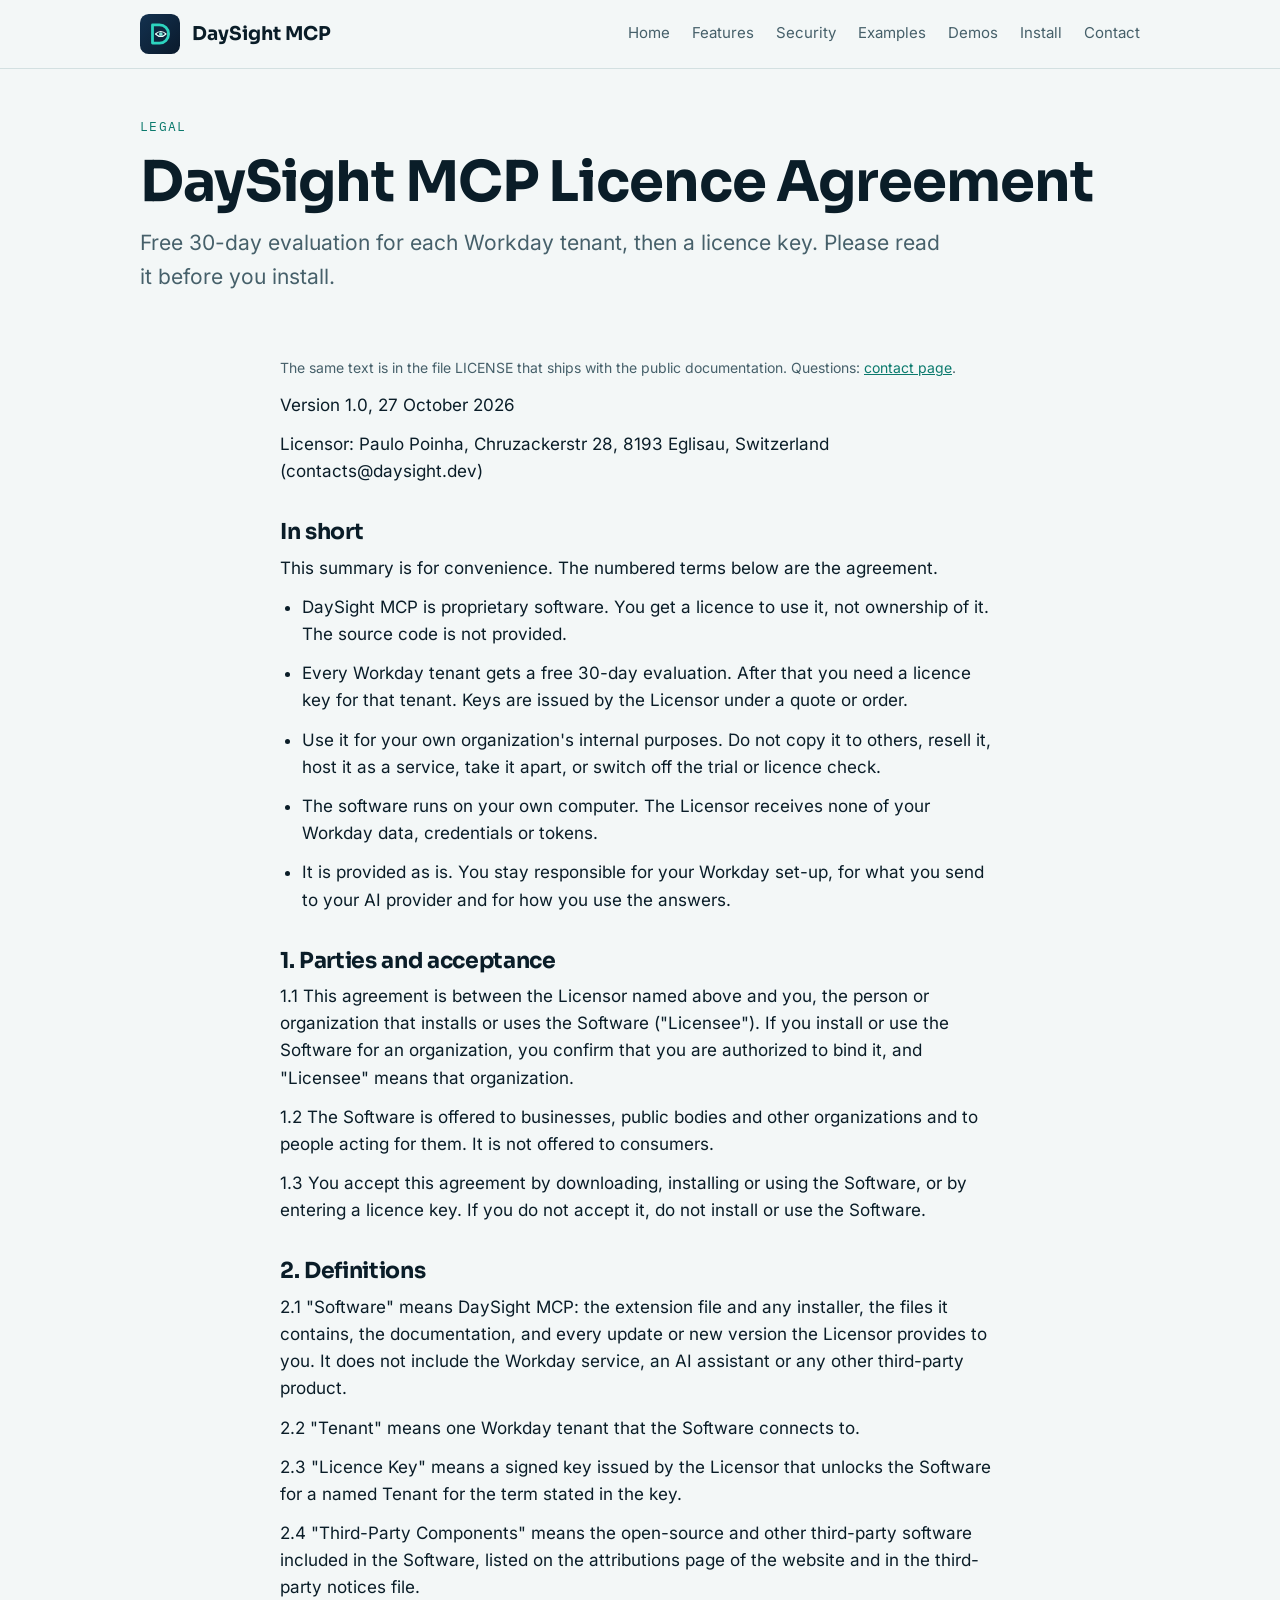
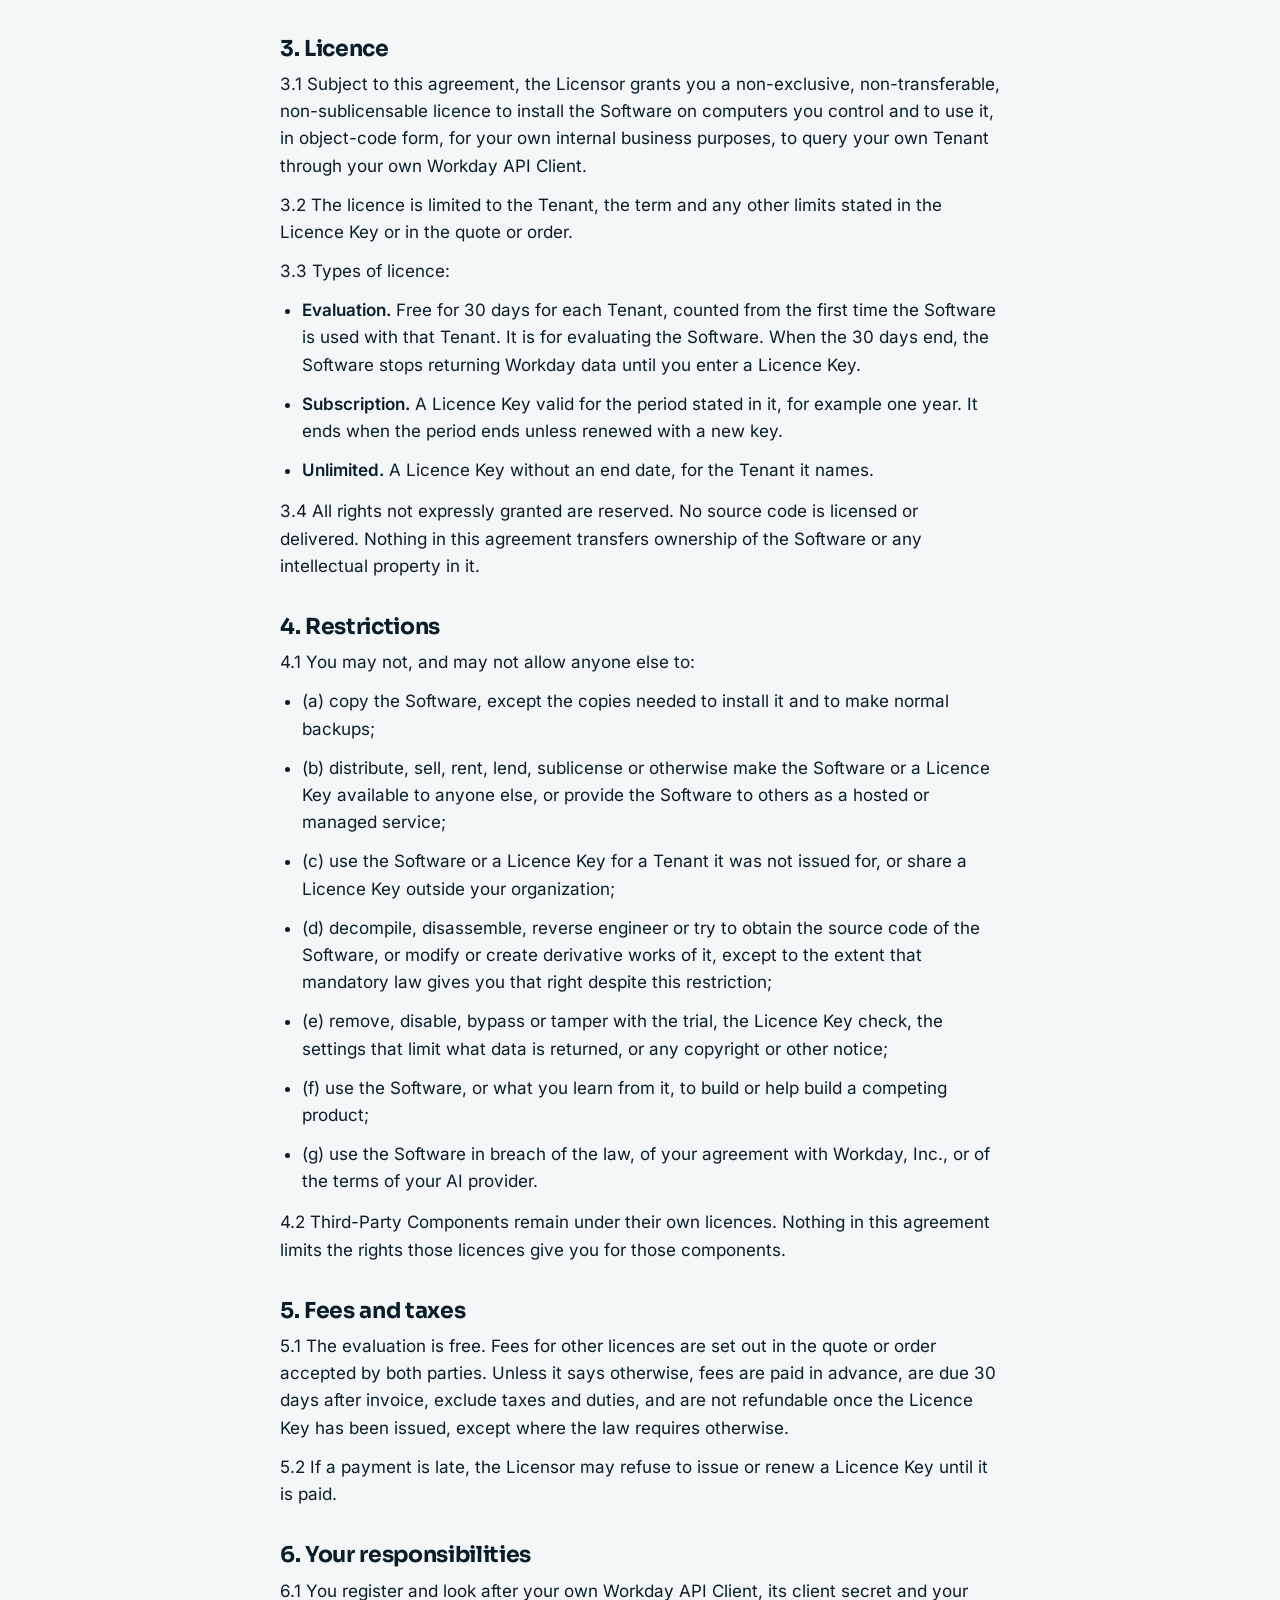
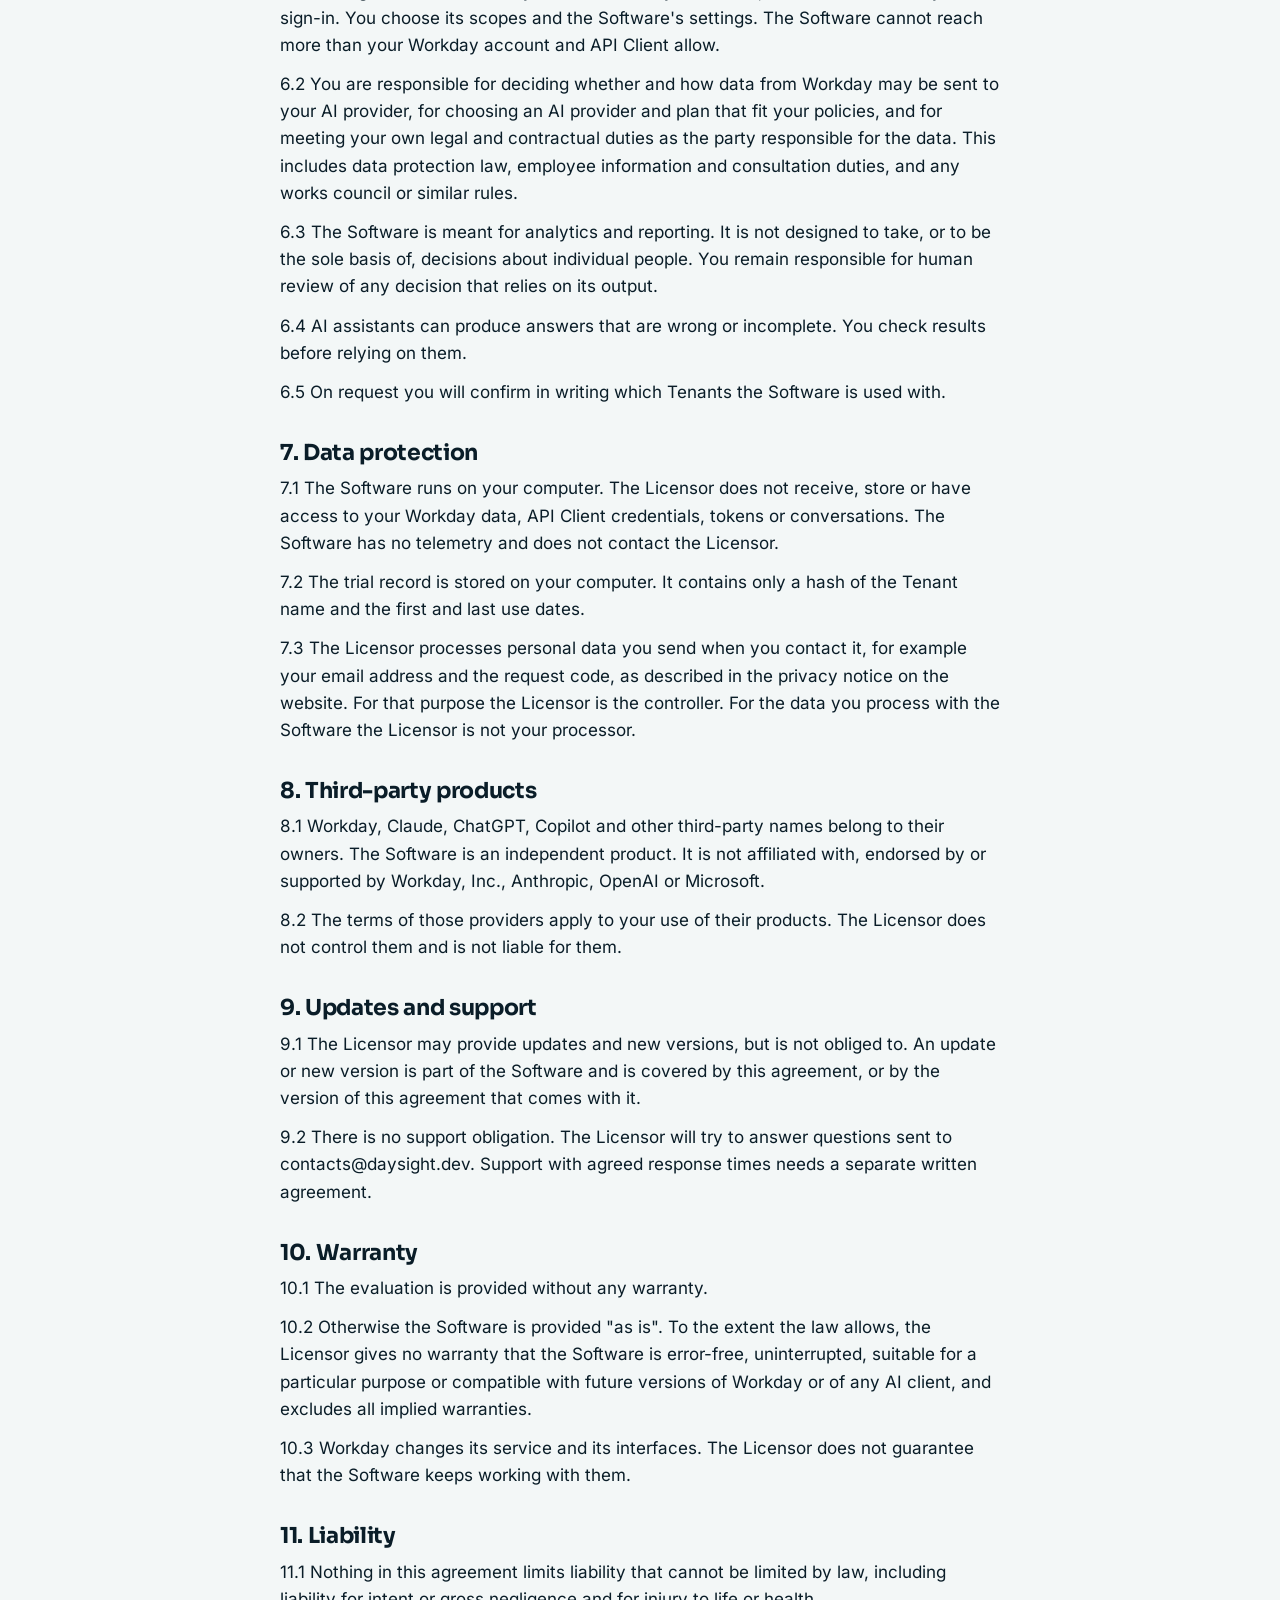
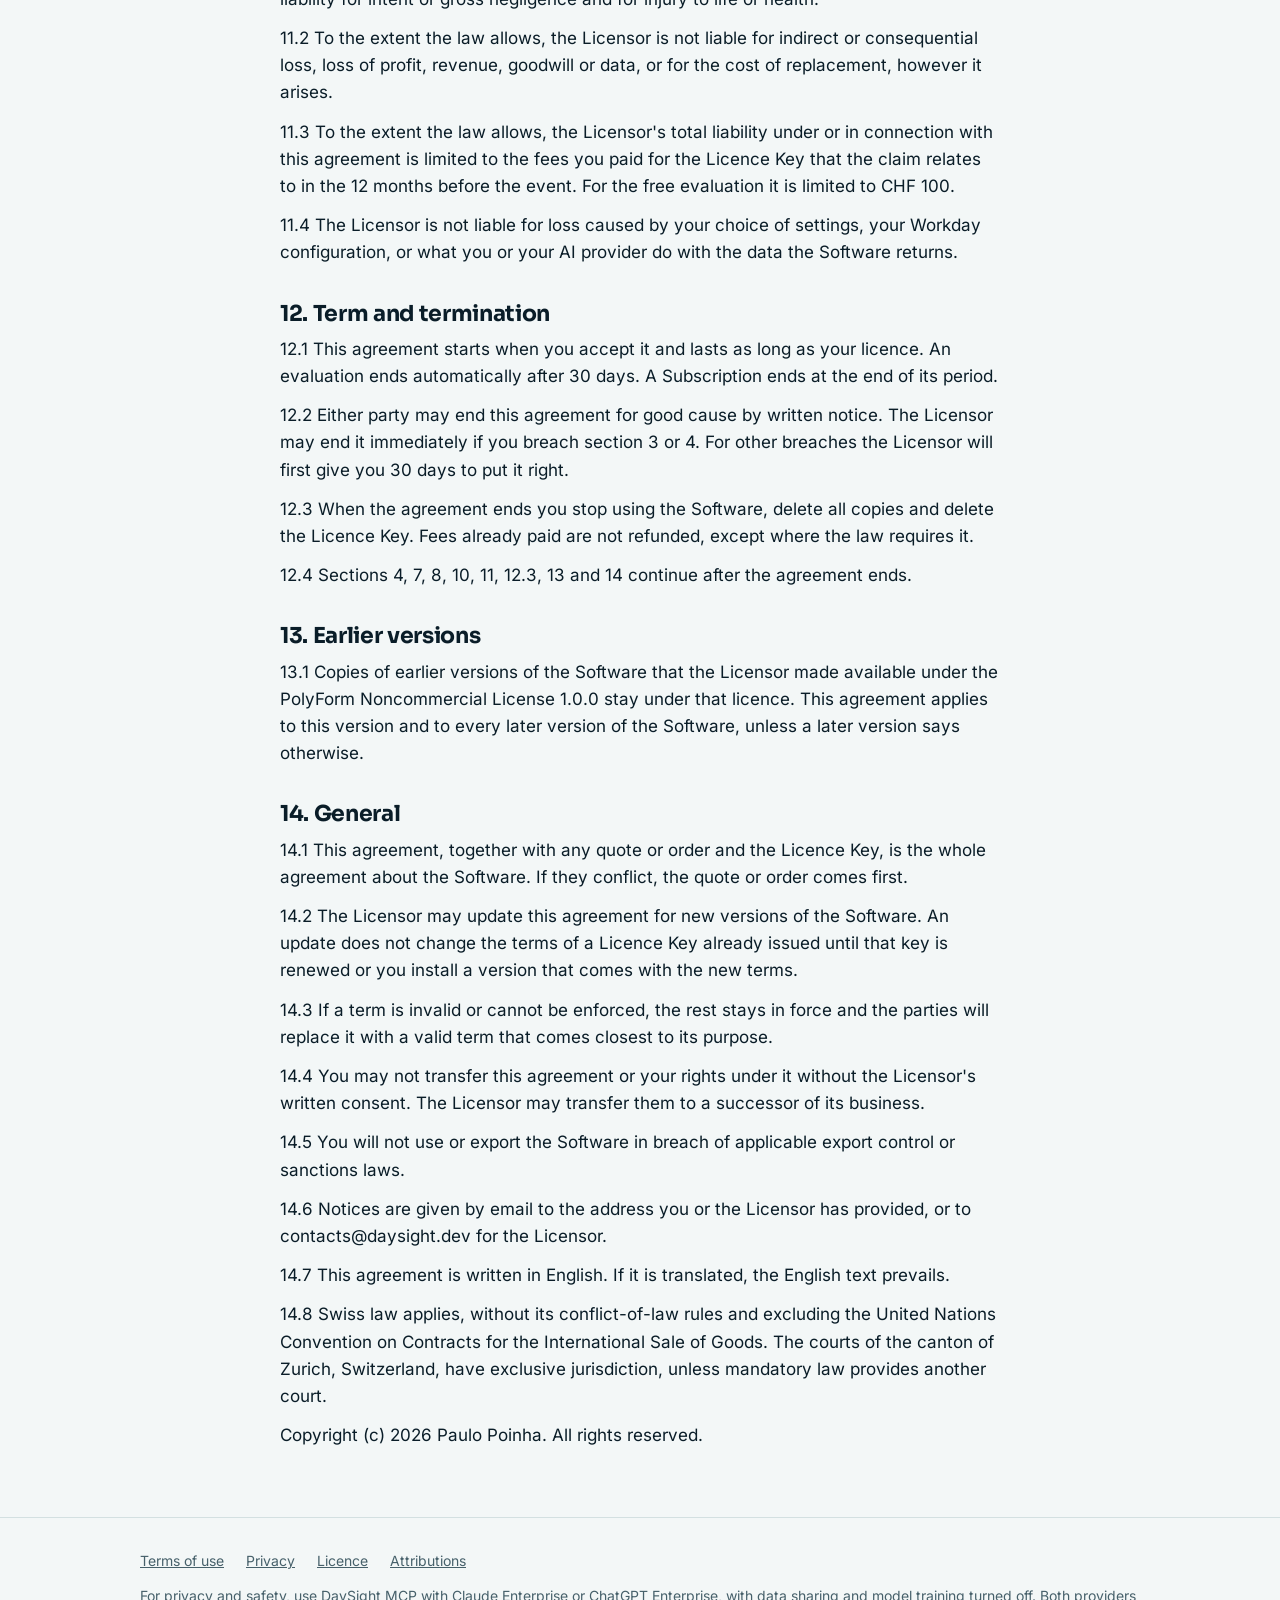
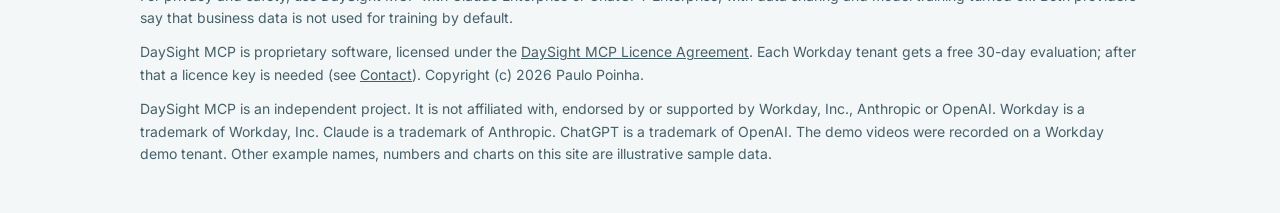
<file: docs/license.html>
<!doctype html>
<html lang="en">
<head>
<meta charset="utf-8">
<meta name="viewport" content="width=device-width,initial-scale=1">
<title>DaySight MCP Licence Agreement</title>
<meta name="description" content="The DaySight MCP Licence Agreement: free 30-day evaluation for each Workday tenant, then a licence key for continued use.">
<meta name="robots" content="index,follow,max-image-preview:large">
<link rel="canonical" href="https://daysight.dev/license.html">
<meta property="og:site_name" content="DaySight MCP">
<meta property="og:locale" content="en">
<meta property="og:type" content="website">
<meta property="og:url" content="https://daysight.dev/license.html">
<meta property="og:title" content="DaySight MCP Licence Agreement">
<meta property="og:description" content="The DaySight MCP Licence Agreement: free 30-day evaluation for each Workday tenant, then a licence key for continued use.">
<meta property="og:image" content="https://daysight.dev/assets/og-image.png">
<meta property="og:image:width" content="1200">
<meta property="og:image:height" content="630">
<meta property="og:image:alt" content="DaySight MCP: ask about your Workday data in plain English">
<meta name="twitter:card" content="summary_large_image">
<meta name="twitter:title" content="DaySight MCP Licence Agreement">
<meta name="twitter:description" content="The DaySight MCP Licence Agreement: free 30-day evaluation for each Workday tenant, then a licence key for continued use.">
<meta name="twitter:image" content="https://daysight.dev/assets/og-image.png">
<meta name="twitter:image:alt" content="DaySight MCP: ask about your Workday data in plain English">
<meta name="theme-color" content="#0A1D28">
<link rel="icon" type="image/svg+xml" href="assets/daysight-mcp-logo.svg">
<link rel="apple-touch-icon" href="assets/daysight-mcp-logo-512.png">
<link rel="stylesheet" href="assets/site.css">
</head>
<body>
<header class="site"><div class="wrap">
<a class="brand" href="./"><img src="assets/daysight-mcp-logo.svg" alt="" width="40" height="40">DaySight MCP</a>
<nav class="main" aria-label="Main"><a href="./">Home</a><a href="features.html">Features</a><a href="security.html">Security</a><a href="examples.html">Examples</a><a href="demos.html">Demos</a><a href="install.html">Install</a><a href="contact.html">Contact</a></nav>
</div></header>
<main>

<section class="page-title"><div class="wrap sechead"><p class="eyebrow">Legal</p><h1>DaySight MCP Licence Agreement</h1><p class="lede">Free 30-day evaluation for each Workday tenant, then a licence key. Please read it before you install.</p></div></section>

<section><div class="wrap prose">
<p class="note">The same text is in the file LICENSE that ships with the public documentation. Questions: <a href="contact.html">contact page</a>.</p>
<!-- licence:start -->
<p>Version 1.0, 27 October 2026</p>
<p>Licensor: Paulo Poinha, Chruzackerstr 28, 8193 Eglisau, Switzerland (contacts&#64;daysight.dev)</p>
<h2>In short</h2>
<p>This summary is for convenience. The numbered terms below are the agreement.</p>
<ul>
<li>DaySight MCP is proprietary software. You get a licence to use it, not ownership of it. The source code is not provided.</li>
<li>Every Workday tenant gets a free 30-day evaluation. After that you need a licence key for that tenant. Keys are issued by the Licensor under a quote or order.</li>
<li>Use it for your own organization's internal purposes. Do not copy it to others, resell it, host it as a service, take it apart, or switch off the trial or licence check.</li>
<li>The software runs on your own computer. The Licensor receives none of your Workday data, credentials or tokens.</li>
<li>It is provided as is. You stay responsible for your Workday set-up, for what you send to your AI provider and for how you use the answers.</li>
</ul>
<h2>1. Parties and acceptance</h2>
<p>1.1 This agreement is between the Licensor named above and you, the person or organization that installs or uses the Software ("Licensee"). If you install or use the Software for an organization, you confirm that you are authorized to bind it, and "Licensee" means that organization.</p>
<p>1.2 The Software is offered to businesses, public bodies and other organizations and to people acting for them. It is not offered to consumers.</p>
<p>1.3 You accept this agreement by downloading, installing or using the Software, or by entering a licence key. If you do not accept it, do not install or use the Software.</p>
<h2>2. Definitions</h2>
<p>2.1 "Software" means DaySight MCP: the extension file and any installer, the files it contains, the documentation, and every update or new version the Licensor provides to you. It does not include the Workday service, an AI assistant or any other third-party product.</p>
<p>2.2 "Tenant" means one Workday tenant that the Software connects to.</p>
<p>2.3 "Licence Key" means a signed key issued by the Licensor that unlocks the Software for a named Tenant for the term stated in the key.</p>
<p>2.4 "Third-Party Components" means the open-source and other third-party software included in the Software, listed on the attributions page of the website and in the third-party notices file.</p>
<h2>3. Licence</h2>
<p>3.1 Subject to this agreement, the Licensor grants you a non-exclusive, non-transferable, non-sublicensable licence to install the Software on computers you control and to use it, in object-code form, for your own internal business purposes, to query your own Tenant through your own Workday API Client.</p>
<p>3.2 The licence is limited to the Tenant, the term and any other limits stated in the Licence Key or in the quote or order.</p>
<p>3.3 Types of licence:</p>
<ul>
<li><b>Evaluation.</b> Free for 30 days for each Tenant, counted from the first time the Software is used with that Tenant. It is for evaluating the Software. When the 30 days end, the Software stops returning Workday data until you enter a Licence Key.</li>
<li><b>Subscription.</b> A Licence Key valid for the period stated in it, for example one year. It ends when the period ends unless renewed with a new key.</li>
<li><b>Unlimited.</b> A Licence Key without an end date, for the Tenant it names.</li>
</ul>
<p>3.4 All rights not expressly granted are reserved. No source code is licensed or delivered. Nothing in this agreement transfers ownership of the Software or any intellectual property in it.</p>
<h2>4. Restrictions</h2>
<p>4.1 You may not, and may not allow anyone else to:</p>
<ul>
<li>(a) copy the Software, except the copies needed to install it and to make normal backups;</li>
<li>(b) distribute, sell, rent, lend, sublicense or otherwise make the Software or a Licence Key available to anyone else, or provide the Software to others as a hosted or managed service;</li>
<li>(c) use the Software or a Licence Key for a Tenant it was not issued for, or share a Licence Key outside your organization;</li>
<li>(d) decompile, disassemble, reverse engineer or try to obtain the source code of the Software, or modify or create derivative works of it, except to the extent that mandatory law gives you that right despite this restriction;</li>
<li>(e) remove, disable, bypass or tamper with the trial, the Licence Key check, the settings that limit what data is returned, or any copyright or other notice;</li>
<li>(f) use the Software, or what you learn from it, to build or help build a competing product;</li>
<li>(g) use the Software in breach of the law, of your agreement with Workday, Inc., or of the terms of your AI provider.</li>
</ul>
<p>4.2 Third-Party Components remain under their own licences. Nothing in this agreement limits the rights those licences give you for those components.</p>
<h2>5. Fees and taxes</h2>
<p>5.1 The evaluation is free. Fees for other licences are set out in the quote or order accepted by both parties. Unless it says otherwise, fees are paid in advance, are due 30 days after invoice, exclude taxes and duties, and are not refundable once the Licence Key has been issued, except where the law requires otherwise.</p>
<p>5.2 If a payment is late, the Licensor may refuse to issue or renew a Licence Key until it is paid.</p>
<h2>6. Your responsibilities</h2>
<p>6.1 You register and look after your own Workday API Client, its client secret and your sign-in. You choose its scopes and the Software's settings. The Software cannot reach more than your Workday account and API Client allow.</p>
<p>6.2 You are responsible for deciding whether and how data from Workday may be sent to your AI provider, for choosing an AI provider and plan that fit your policies, and for meeting your own legal and contractual duties as the party responsible for the data. This includes data protection law, employee information and consultation duties, and any works council or similar rules.</p>
<p>6.3 The Software is meant for analytics and reporting. It is not designed to take, or to be the sole basis of, decisions about individual people. You remain responsible for human review of any decision that relies on its output.</p>
<p>6.4 AI assistants can produce answers that are wrong or incomplete. You check results before relying on them.</p>
<p>6.5 On request you will confirm in writing which Tenants the Software is used with.</p>
<h2>7. Data protection</h2>
<p>7.1 The Software runs on your computer. The Licensor does not receive, store or have access to your Workday data, API Client credentials, tokens or conversations. The Software has no telemetry and does not contact the Licensor.</p>
<p>7.2 The trial record is stored on your computer. It contains only a hash of the Tenant name and the first and last use dates.</p>
<p>7.3 The Licensor processes personal data you send when you contact it, for example your email address and the request code, as described in the privacy notice on the website. For that purpose the Licensor is the controller. For the data you process with the Software the Licensor is not your processor.</p>
<h2>8. Third-party products</h2>
<p>8.1 Workday, Claude, ChatGPT, Copilot and other third-party names belong to their owners. The Software is an independent product. It is not affiliated with, endorsed by or supported by Workday, Inc., Anthropic, OpenAI or Microsoft.</p>
<p>8.2 The terms of those providers apply to your use of their products. The Licensor does not control them and is not liable for them.</p>
<h2>9. Updates and support</h2>
<p>9.1 The Licensor may provide updates and new versions, but is not obliged to. An update or new version is part of the Software and is covered by this agreement, or by the version of this agreement that comes with it.</p>
<p>9.2 There is no support obligation. The Licensor will try to answer questions sent to contacts&#64;daysight.dev. Support with agreed response times needs a separate written agreement.</p>
<h2>10. Warranty</h2>
<p>10.1 The evaluation is provided without any warranty.</p>
<p>10.2 Otherwise the Software is provided "as is". To the extent the law allows, the Licensor gives no warranty that the Software is error-free, uninterrupted, suitable for a particular purpose or compatible with future versions of Workday or of any AI client, and excludes all implied warranties.</p>
<p>10.3 Workday changes its service and its interfaces. The Licensor does not guarantee that the Software keeps working with them.</p>
<h2>11. Liability</h2>
<p>11.1 Nothing in this agreement limits liability that cannot be limited by law, including liability for intent or gross negligence and for injury to life or health.</p>
<p>11.2 To the extent the law allows, the Licensor is not liable for indirect or consequential loss, loss of profit, revenue, goodwill or data, or for the cost of replacement, however it arises.</p>
<p>11.3 To the extent the law allows, the Licensor's total liability under or in connection with this agreement is limited to the fees you paid for the Licence Key that the claim relates to in the 12 months before the event. For the free evaluation it is limited to CHF 100.</p>
<p>11.4 The Licensor is not liable for loss caused by your choice of settings, your Workday configuration, or what you or your AI provider do with the data the Software returns.</p>
<h2>12. Term and termination</h2>
<p>12.1 This agreement starts when you accept it and lasts as long as your licence. An evaluation ends automatically after 30 days. A Subscription ends at the end of its period.</p>
<p>12.2 Either party may end this agreement for good cause by written notice. The Licensor may end it immediately if you breach section 3 or 4. For other breaches the Licensor will first give you 30 days to put it right.</p>
<p>12.3 When the agreement ends you stop using the Software, delete all copies and delete the Licence Key. Fees already paid are not refunded, except where the law requires it.</p>
<p>12.4 Sections 4, 7, 8, 10, 11, 12.3, 13 and 14 continue after the agreement ends.</p>
<h2>13. Earlier versions</h2>
<p>13.1 Copies of earlier versions of the Software that the Licensor made available under the PolyForm Noncommercial License 1.0.0 stay under that licence. This agreement applies to this version and to every later version of the Software, unless a later version says otherwise.</p>
<h2>14. General</h2>
<p>14.1 This agreement, together with any quote or order and the Licence Key, is the whole agreement about the Software. If they conflict, the quote or order comes first.</p>
<p>14.2 The Licensor may update this agreement for new versions of the Software. An update does not change the terms of a Licence Key already issued until that key is renewed or you install a version that comes with the new terms.</p>
<p>14.3 If a term is invalid or cannot be enforced, the rest stays in force and the parties will replace it with a valid term that comes closest to its purpose.</p>
<p>14.4 You may not transfer this agreement or your rights under it without the Licensor's written consent. The Licensor may transfer them to a successor of its business.</p>
<p>14.5 You will not use or export the Software in breach of applicable export control or sanctions laws.</p>
<p>14.6 Notices are given by email to the address you or the Licensor has provided, or to contacts&#64;daysight.dev for the Licensor.</p>
<p>14.7 This agreement is written in English. If it is translated, the English text prevails.</p>
<p>14.8 Swiss law applies, without its conflict-of-law rules and excluding the United Nations Convention on Contracts for the International Sale of Goods. The courts of the canton of Zurich, Switzerland, have exclusive jurisdiction, unless mandatory law provides another court.</p>
<p>Copyright (c) 2026 Paulo Poinha. All rights reserved.</p>
<!-- licence:end -->
</div></section>


</main>
<footer class="site"><div class="wrap">
<div class="links"><a href="terms.html">Terms of use</a><a href="privacy.html">Privacy</a><a href="license.html">Licence</a><a href="attributions.html">Attributions</a></div>
<p>For privacy and safety, use DaySight MCP with Claude Enterprise or ChatGPT Enterprise, with data sharing and model training turned off. Both providers say that business data is not used for training by default.</p>
<p>DaySight MCP is proprietary software, licensed under the <a href="license.html">DaySight MCP Licence Agreement</a>. Each Workday tenant gets a free 30-day evaluation; after that a licence key is needed (see <a href="contact.html">Contact</a>). Copyright (c) 2026 Paulo Poinha.</p>
<p>DaySight MCP is an independent project. It is not affiliated with, endorsed by or supported by Workday, Inc., Anthropic or OpenAI. Workday is a trademark of Workday, Inc. Claude is a trademark of Anthropic. ChatGPT is a trademark of OpenAI. The demo videos were recorded on a Workday demo tenant. Other example names, numbers and charts on this site are illustrative sample data.</p>
</div></footer>
<script src="assets/site.js" defer></script>
</body>
</html>
</file>
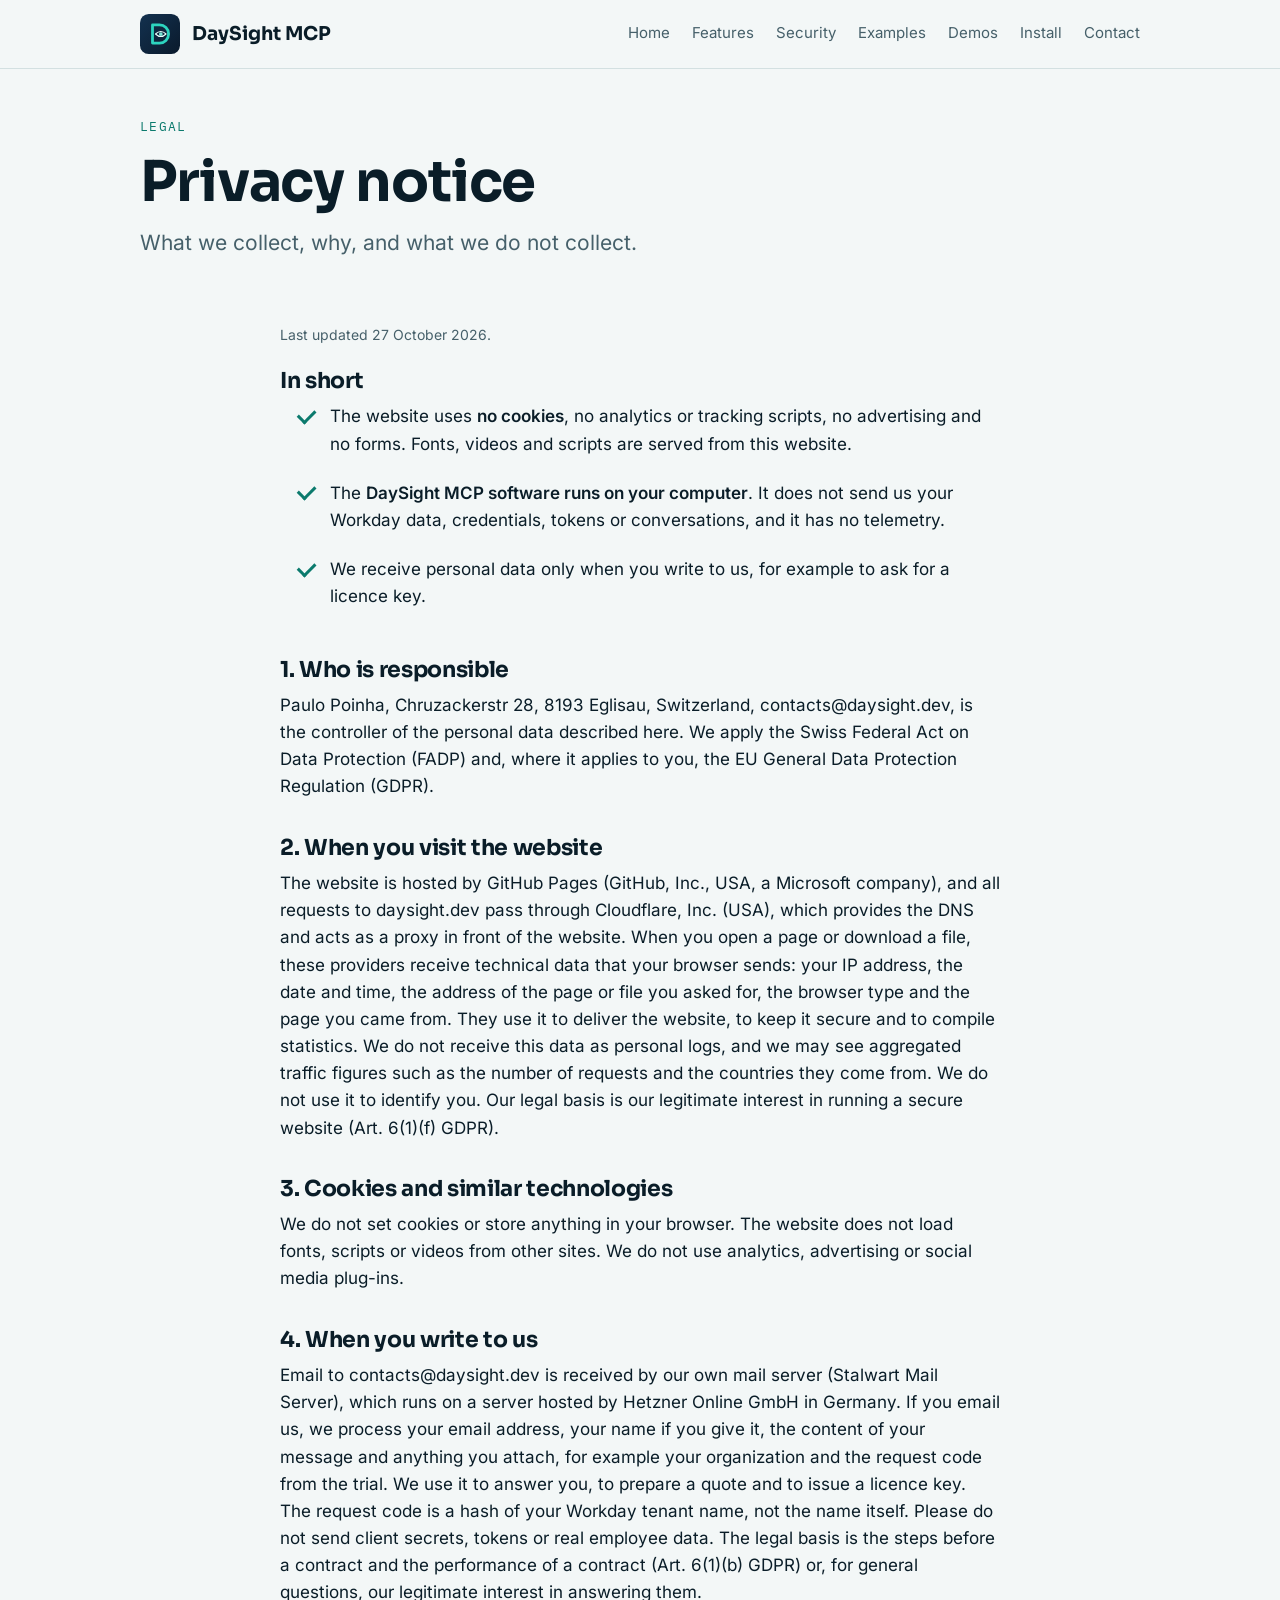
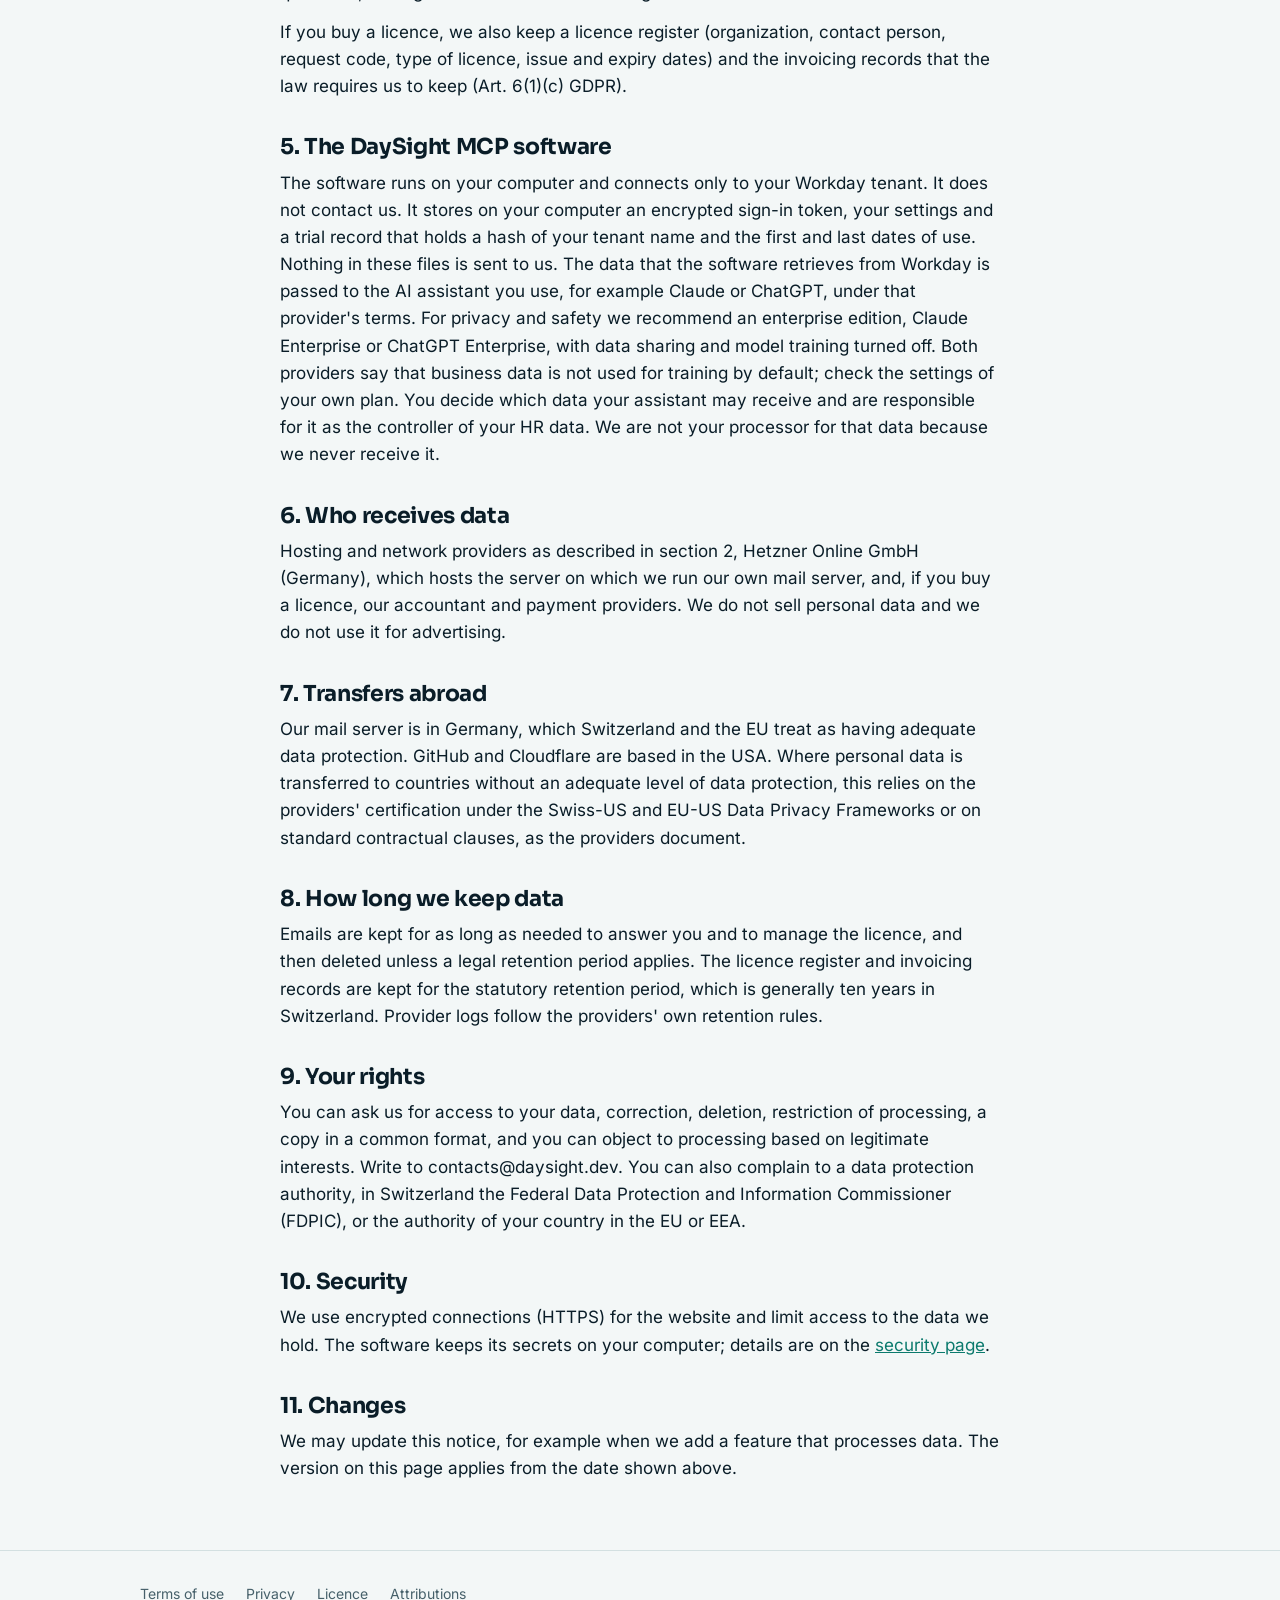
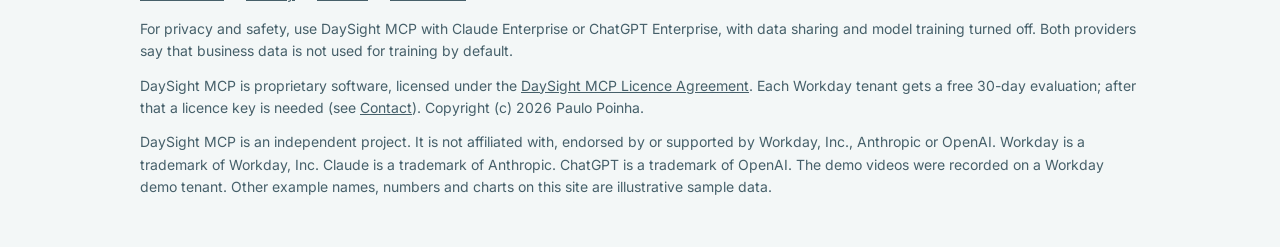
<file: docs/privacy.html>
<!doctype html>
<html lang="en">
<head>
<meta charset="utf-8">
<meta name="viewport" content="width=device-width,initial-scale=1">
<title>Privacy notice | DaySight MCP</title>
<meta name="description" content="How DaySight MCP and its website handle personal data: no cookies, no tracking, and a software product that runs on your computer.">
<meta name="robots" content="index,follow,max-image-preview:large">
<link rel="canonical" href="https://daysight.dev/privacy.html">
<meta property="og:site_name" content="DaySight MCP">
<meta property="og:locale" content="en">
<meta property="og:type" content="website">
<meta property="og:url" content="https://daysight.dev/privacy.html">
<meta property="og:title" content="Privacy notice | DaySight MCP">
<meta property="og:description" content="How DaySight MCP and its website handle personal data: no cookies, no tracking, and a software product that runs on your computer.">
<meta property="og:image" content="https://daysight.dev/assets/og-image.png">
<meta property="og:image:width" content="1200">
<meta property="og:image:height" content="630">
<meta property="og:image:alt" content="DaySight MCP: ask about your Workday data in plain English">
<meta name="twitter:card" content="summary_large_image">
<meta name="twitter:title" content="Privacy notice | DaySight MCP">
<meta name="twitter:description" content="How DaySight MCP and its website handle personal data: no cookies, no tracking, and a software product that runs on your computer.">
<meta name="twitter:image" content="https://daysight.dev/assets/og-image.png">
<meta name="twitter:image:alt" content="DaySight MCP: ask about your Workday data in plain English">
<meta name="theme-color" content="#0A1D28">
<link rel="icon" type="image/svg+xml" href="assets/daysight-mcp-logo.svg">
<link rel="apple-touch-icon" href="assets/daysight-mcp-logo-512.png">
<link rel="stylesheet" href="assets/site.css">
</head>
<body>
<header class="site"><div class="wrap">
<a class="brand" href="./"><img src="assets/daysight-mcp-logo.svg" alt="" width="40" height="40">DaySight MCP</a>
<nav class="main" aria-label="Main"><a href="./">Home</a><a href="features.html">Features</a><a href="security.html">Security</a><a href="examples.html">Examples</a><a href="demos.html">Demos</a><a href="install.html">Install</a><a href="contact.html">Contact</a></nav>
</div></header>
<main>

<section class="page-title"><div class="wrap sechead"><p class="eyebrow">Legal</p><h1>Privacy notice</h1><p class="lede">What we collect, why, and what we do not collect.</p></div></section>

<section><div class="wrap prose">
<p class="note">Last updated 27 October 2026.</p>
<h2>In short</h2>
<ul class="ticks">
<li>The website uses <b>no cookies</b>, no analytics or tracking scripts, no advertising and no forms. Fonts, videos and scripts are served from this website.</li>
<li>The <b>DaySight MCP software runs on your computer</b>. It does not send us your Workday data, credentials, tokens or conversations, and it has no telemetry.</li>
<li>We receive personal data only when you write to us, for example to ask for a licence key.</li>
</ul>
<h2>1. Who is responsible</h2>
<p>Paulo Poinha, Chruzackerstr 28, 8193 Eglisau, Switzerland, contacts&#64;daysight.dev, is the controller of the personal data described here. We apply the Swiss Federal Act on Data Protection (FADP) and, where it applies to you, the EU General Data Protection Regulation (GDPR).</p>
<h2>2. When you visit the website</h2>
<p>The website is hosted by GitHub Pages (GitHub, Inc., USA, a Microsoft company), and all requests to daysight.dev pass through Cloudflare, Inc. (USA), which provides the DNS and acts as a proxy in front of the website. When you open a page or download a file, these providers receive technical data that your browser sends: your IP address, the date and time, the address of the page or file you asked for, the browser type and the page you came from. They use it to deliver the website, to keep it secure and to compile statistics. We do not receive this data as personal logs, and we may see aggregated traffic figures such as the number of requests and the countries they come from. We do not use it to identify you. Our legal basis is our legitimate interest in running a secure website (Art. 6(1)(f) GDPR).</p>
<h2>3. Cookies and similar technologies</h2>
<p>We do not set cookies or store anything in your browser. The website does not load fonts, scripts or videos from other sites. We do not use analytics, advertising or social media plug-ins.</p>
<h2>4. When you write to us</h2>
<p>Email to contacts&#64;daysight.dev is received by our own mail server (Stalwart Mail Server), which runs on a server hosted by Hetzner Online GmbH in Germany. If you email us, we process your email address, your name if you give it, the content of your message and anything you attach, for example your organization and the request code from the trial. We use it to answer you, to prepare a quote and to issue a licence key. The request code is a hash of your Workday tenant name, not the name itself. Please do not send client secrets, tokens or real employee data. The legal basis is the steps before a contract and the performance of a contract (Art. 6(1)(b) GDPR) or, for general questions, our legitimate interest in answering them.</p>
<p>If you buy a licence, we also keep a licence register (organization, contact person, request code, type of licence, issue and expiry dates) and the invoicing records that the law requires us to keep (Art. 6(1)(c) GDPR).</p>
<h2>5. The DaySight MCP software</h2>
<p>The software runs on your computer and connects only to your Workday tenant. It does not contact us. It stores on your computer an encrypted sign-in token, your settings and a trial record that holds a hash of your tenant name and the first and last dates of use. Nothing in these files is sent to us. The data that the software retrieves from Workday is passed to the AI assistant you use, for example Claude or ChatGPT, under that provider's terms. For privacy and safety we recommend an enterprise edition, Claude Enterprise or ChatGPT Enterprise, with data sharing and model training turned off. Both providers say that business data is not used for training by default; check the settings of your own plan. You decide which data your assistant may receive and are responsible for it as the controller of your HR data. We are not your processor for that data because we never receive it.</p>
<h2>6. Who receives data</h2>
<p>Hosting and network providers as described in section 2, Hetzner Online GmbH (Germany), which hosts the server on which we run our own mail server, and, if you buy a licence, our accountant and payment providers. We do not sell personal data and we do not use it for advertising.</p>
<h2>7. Transfers abroad</h2>
<p>Our mail server is in Germany, which Switzerland and the EU treat as having adequate data protection. GitHub and Cloudflare are based in the USA. Where personal data is transferred to countries without an adequate level of data protection, this relies on the providers' certification under the Swiss-US and EU-US Data Privacy Frameworks or on standard contractual clauses, as the providers document.</p>
<h2>8. How long we keep data</h2>
<p>Emails are kept for as long as needed to answer you and to manage the licence, and then deleted unless a legal retention period applies. The licence register and invoicing records are kept for the statutory retention period, which is generally ten years in Switzerland. Provider logs follow the providers' own retention rules.</p>
<h2>9. Your rights</h2>
<p>You can ask us for access to your data, correction, deletion, restriction of processing, a copy in a common format, and you can object to processing based on legitimate interests. Write to contacts&#64;daysight.dev. You can also complain to a data protection authority, in Switzerland the Federal Data Protection and Information Commissioner (FDPIC), or the authority of your country in the EU or EEA.</p>
<h2>10. Security</h2>
<p>We use encrypted connections (HTTPS) for the website and limit access to the data we hold. The software keeps its secrets on your computer; details are on the <a href="security.html">security page</a>.</p>
<h2>11. Changes</h2>
<p>We may update this notice, for example when we add a feature that processes data. The version on this page applies from the date shown above.</p>
</div></section>


</main>
<footer class="site"><div class="wrap">
<div class="links"><a href="terms.html">Terms of use</a><a href="privacy.html">Privacy</a><a href="license.html">Licence</a><a href="attributions.html">Attributions</a></div>
<p>For privacy and safety, use DaySight MCP with Claude Enterprise or ChatGPT Enterprise, with data sharing and model training turned off. Both providers say that business data is not used for training by default.</p>
<p>DaySight MCP is proprietary software, licensed under the <a href="license.html">DaySight MCP Licence Agreement</a>. Each Workday tenant gets a free 30-day evaluation; after that a licence key is needed (see <a href="contact.html">Contact</a>). Copyright (c) 2026 Paulo Poinha.</p>
<p>DaySight MCP is an independent project. It is not affiliated with, endorsed by or supported by Workday, Inc., Anthropic or OpenAI. Workday is a trademark of Workday, Inc. Claude is a trademark of Anthropic. ChatGPT is a trademark of OpenAI. The demo videos were recorded on a Workday demo tenant. Other example names, numbers and charts on this site are illustrative sample data.</p>
</div></footer>
<script src="assets/site.js" defer></script>
</body>
</html>
</file>
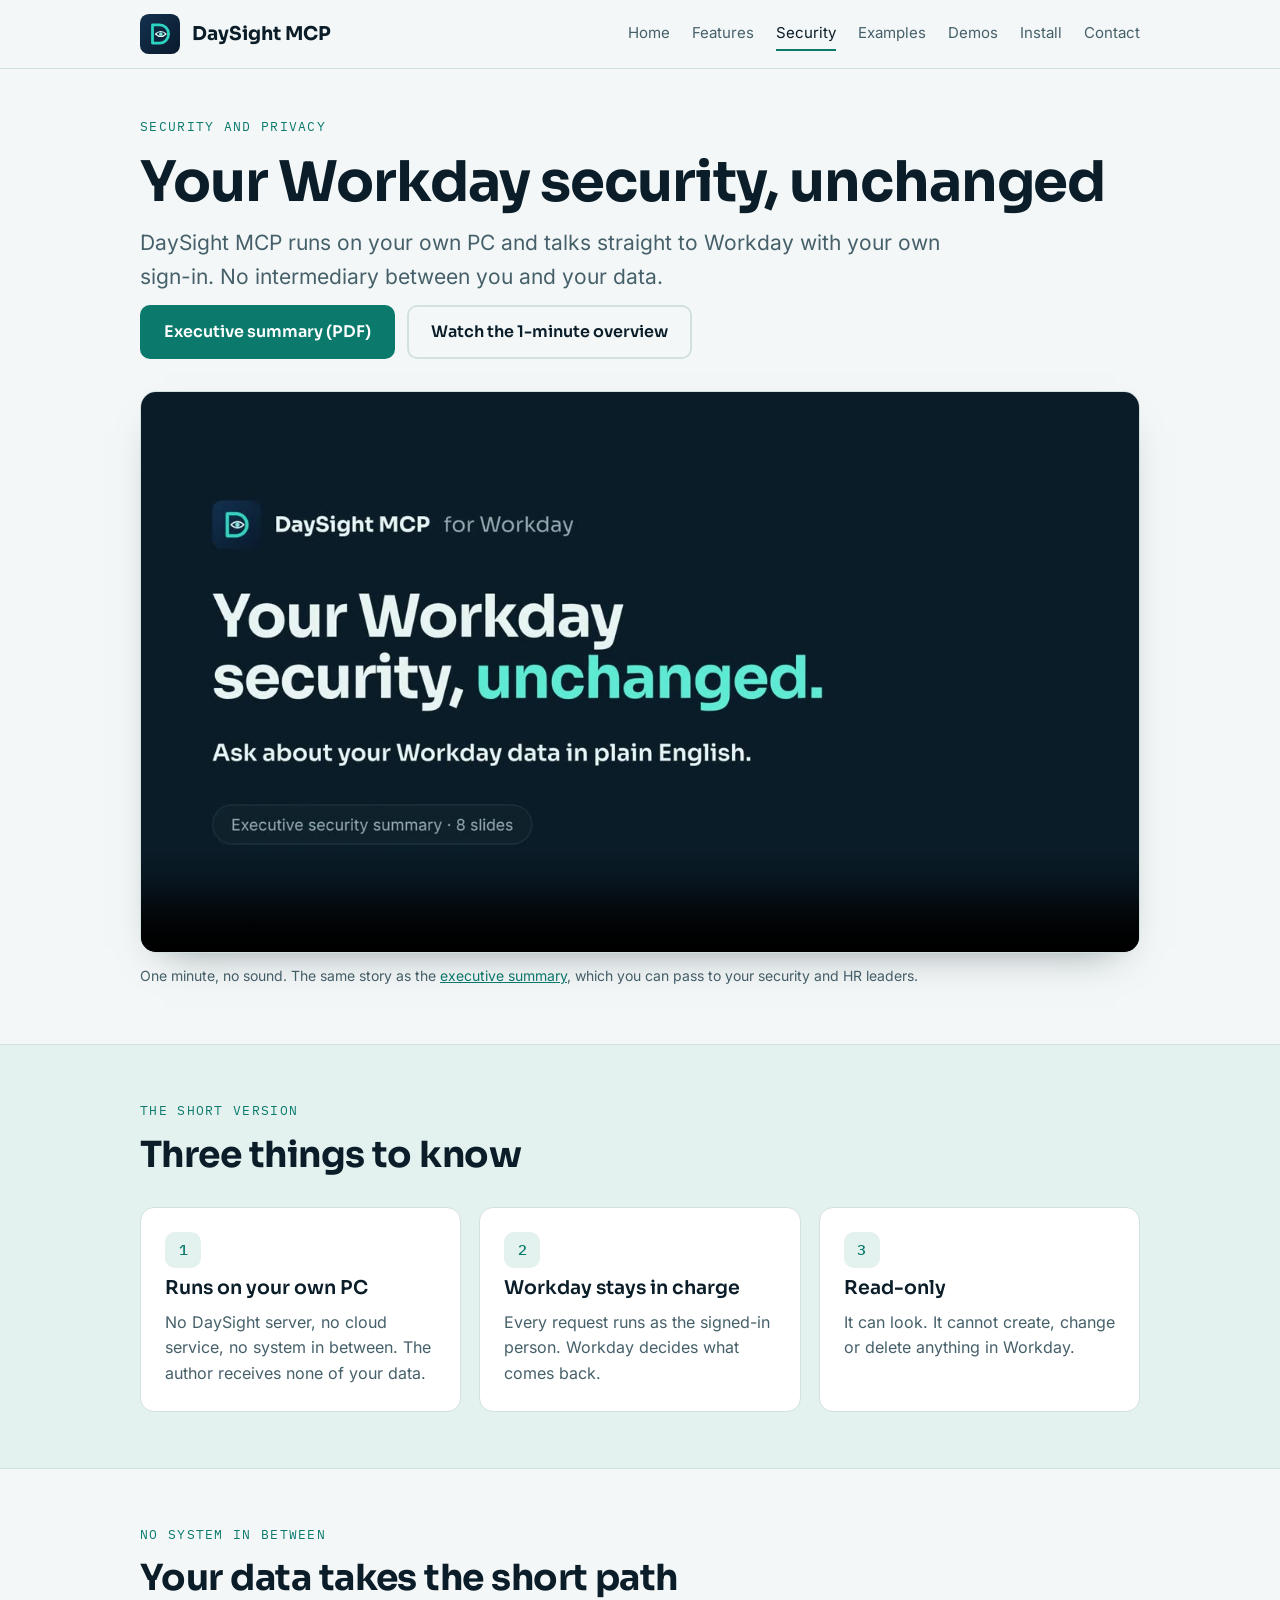
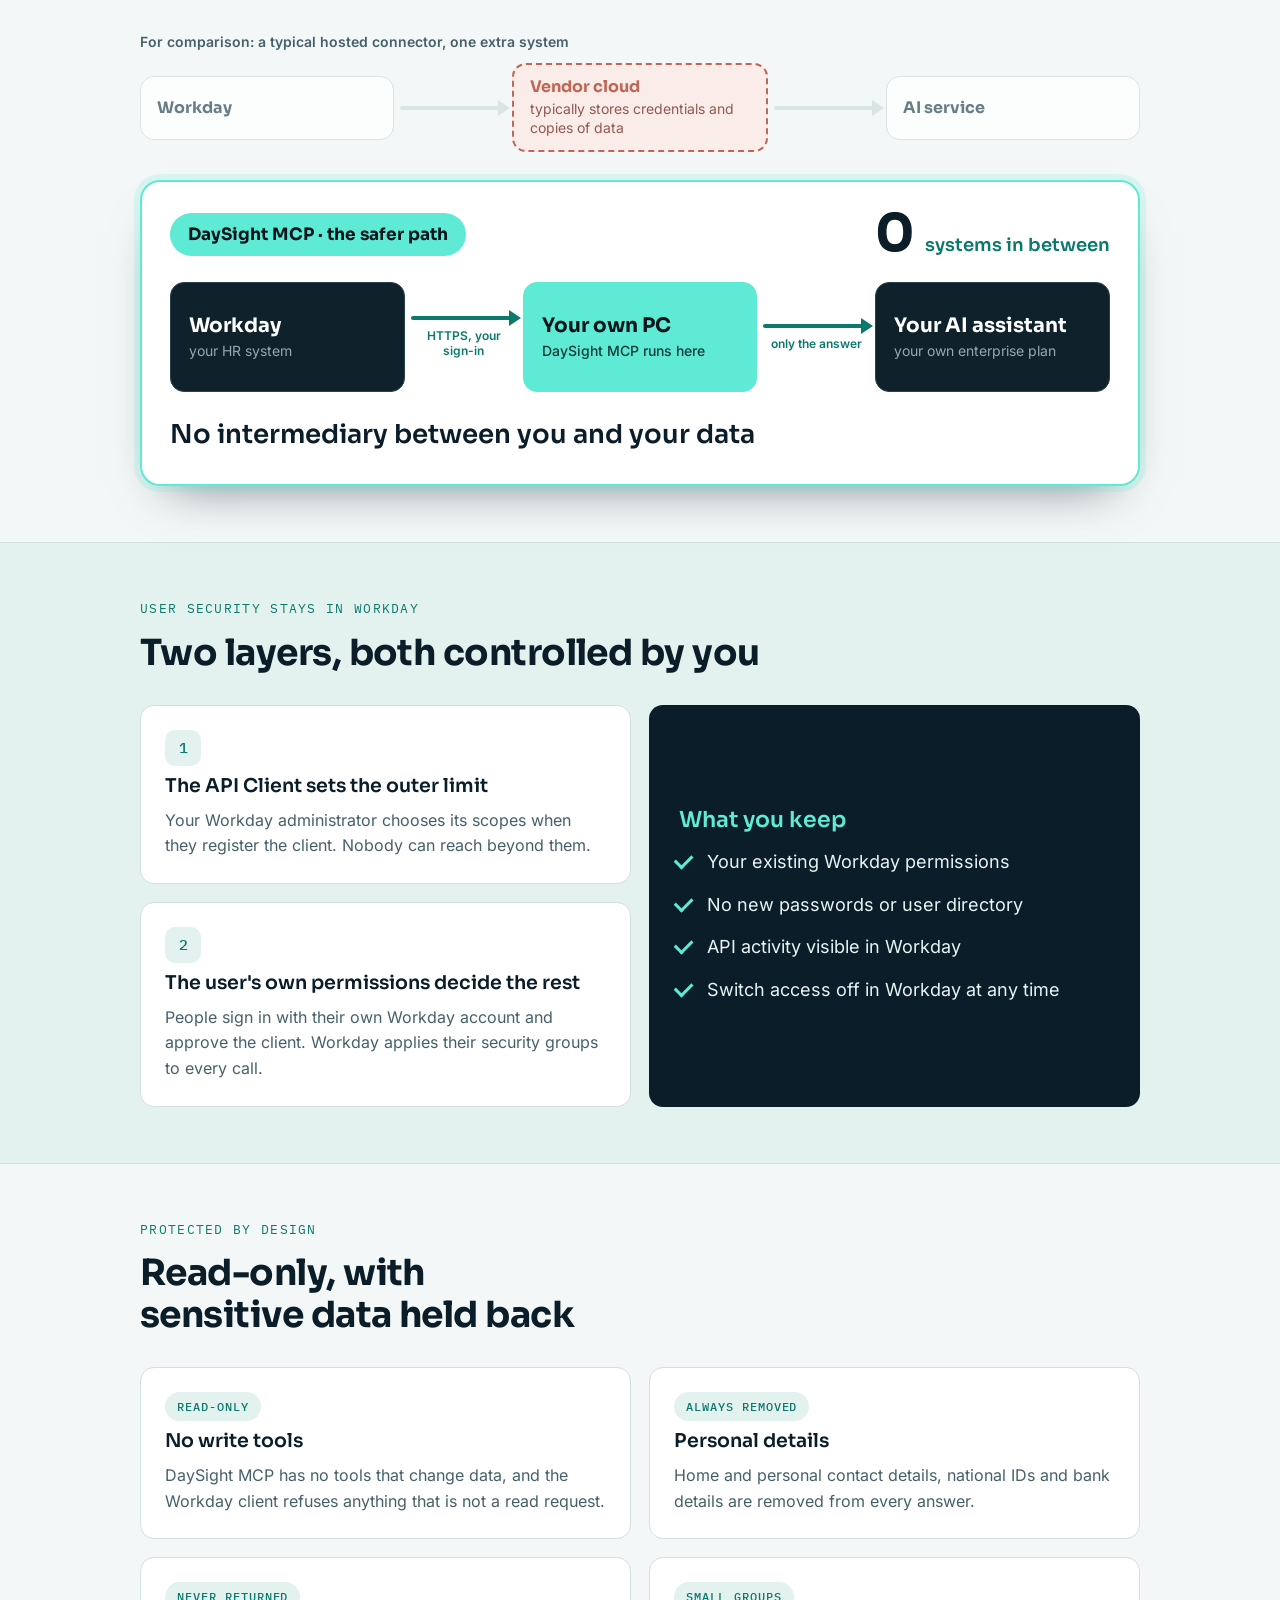
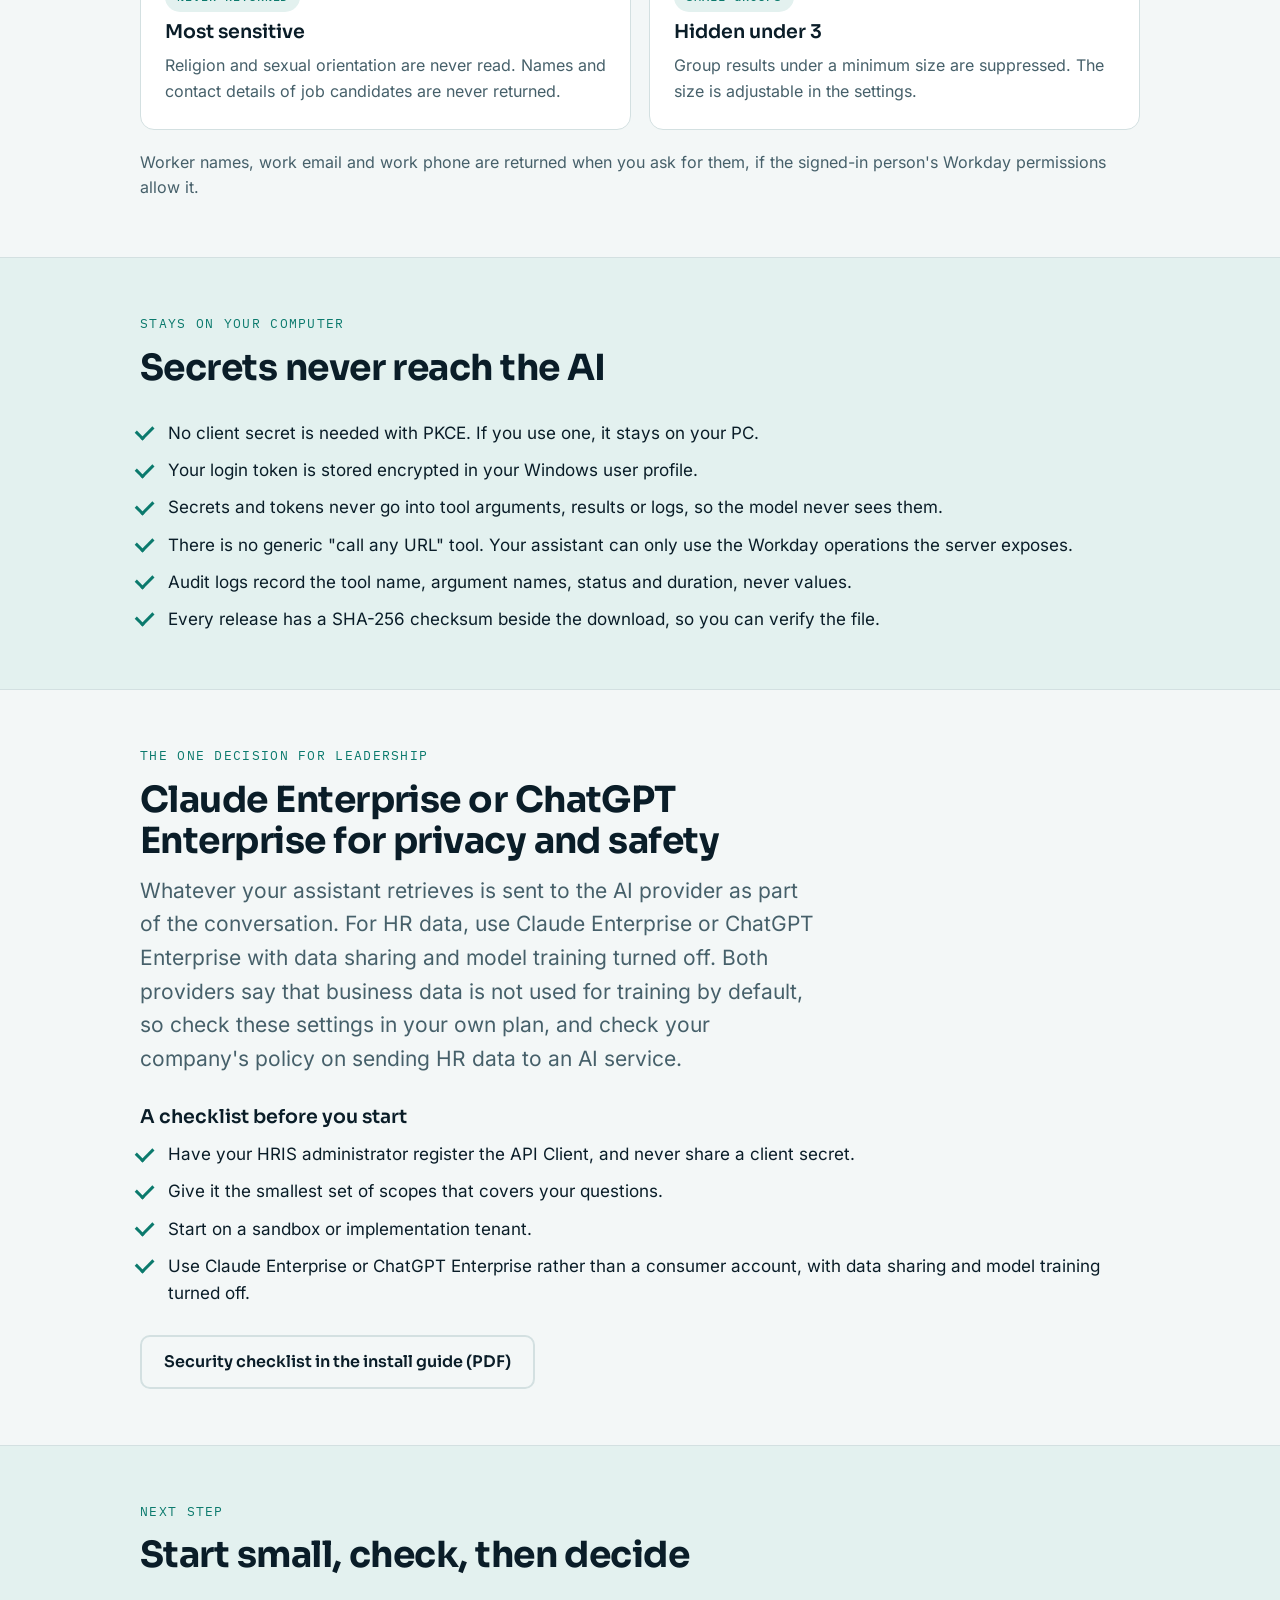
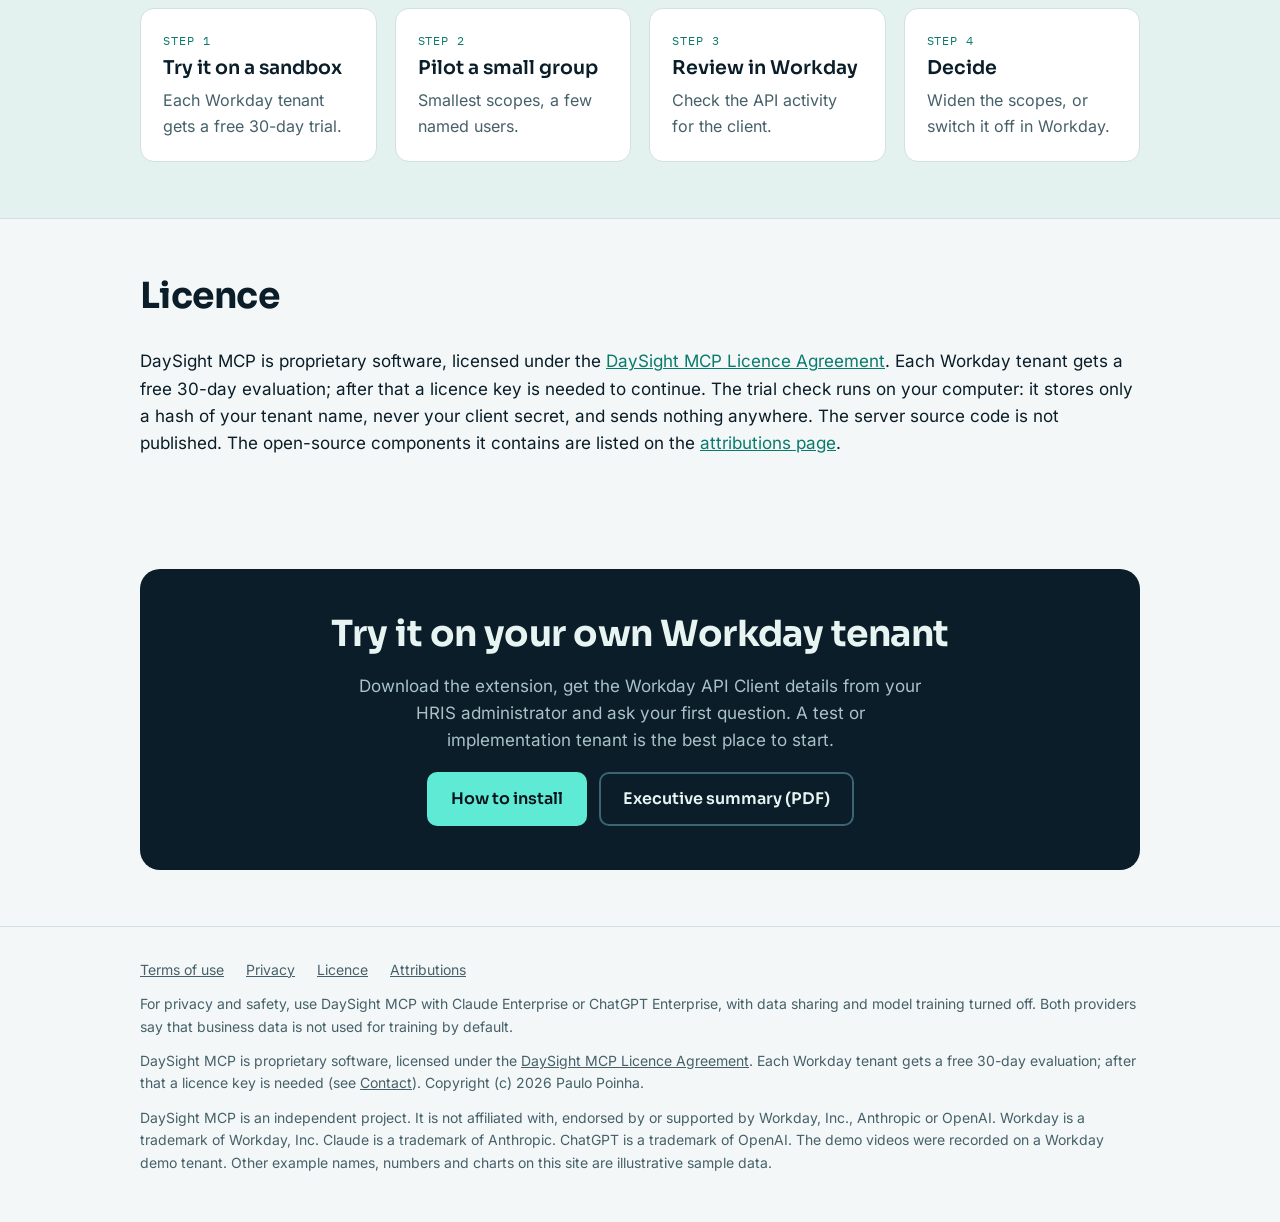
<file: docs/security.html>
<!doctype html>
<html lang="en">
<head>
<meta charset="utf-8">
<meta name="viewport" content="width=device-width,initial-scale=1">
<title>Security and privacy: runs on your PC, read-only | DaySight MCP</title>
<meta name="description" content="DaySight MCP runs on your own PC and talks straight to Workday with your own sign-in. Read-only, Workday permissions decide what comes back, no intermediary between you and your data.">
<meta name="robots" content="index,follow,max-image-preview:large">
<link rel="canonical" href="https://daysight.dev/security.html">
<meta property="og:site_name" content="DaySight MCP">
<meta property="og:locale" content="en">
<meta property="og:type" content="website">
<meta property="og:url" content="https://daysight.dev/security.html">
<meta property="og:title" content="Security and privacy: runs on your PC, read-only | DaySight MCP">
<meta property="og:description" content="DaySight MCP runs on your own PC and talks straight to Workday with your own sign-in. Read-only, Workday permissions decide what comes back, no intermediary between you and your data.">
<meta property="og:image" content="https://daysight.dev/assets/og-image.png">
<meta property="og:image:width" content="1200">
<meta property="og:image:height" content="630">
<meta property="og:image:alt" content="DaySight MCP: ask about your Workday data in plain English">
<meta name="twitter:card" content="summary_large_image">
<meta name="twitter:title" content="Security and privacy: runs on your PC, read-only | DaySight MCP">
<meta name="twitter:description" content="DaySight MCP runs on your own PC and talks straight to Workday with your own sign-in. Read-only, Workday permissions decide what comes back, no intermediary between you and your data.">
<meta name="twitter:image" content="https://daysight.dev/assets/og-image.png">
<meta name="twitter:image:alt" content="DaySight MCP: ask about your Workday data in plain English">
<meta name="theme-color" content="#0A1D28">
<link rel="icon" type="image/svg+xml" href="assets/daysight-mcp-logo.svg">
<link rel="apple-touch-icon" href="assets/daysight-mcp-logo-512.png">
<link rel="stylesheet" href="assets/site.css">
<script type="application/ld+json">{"@context":"https://schema.org","@graph":[{"@type":"WebPage","@id":"https://daysight.dev/security.html#webpage","url":"https://daysight.dev/security.html","name":"Security and privacy: runs on your PC, read-only | DaySight MCP","description":"DaySight MCP runs on your own PC and talks straight to Workday with your own sign-in. Read-only, Workday permissions decide what comes back, no intermediary between you and your data.","inLanguage":"en","isPartOf":{"@id":"https://daysight.dev/#website"}},{"@type":"BreadcrumbList","itemListElement":[{"@type":"ListItem","position":1,"name":"Home","item":"https://daysight.dev/"},{"@type":"ListItem","position":2,"name":"Security","item":"https://daysight.dev/security.html"}]},{"@type":"VideoObject","name":"DaySight MCP security overview","description":"A one-minute overview of how DaySight MCP keeps Workday data safe: it runs on your own PC, Workday permissions decide what comes back, it is read-only and nothing sits between you and your data.","thumbnailUrl":"https://daysight.dev/assets/videos/security-overview-poster.jpg","uploadDate":"2026-10-28","duration":"PT1M2S","contentUrl":"https://daysight.dev/assets/videos/security-overview.mp4","isPartOf":{"@id":"https://daysight.dev/security.html#webpage"}}]}</script>
</head>
<body>
<header class="site"><div class="wrap">
<a class="brand" href="./"><img src="assets/daysight-mcp-logo.svg" alt="" width="40" height="40">DaySight MCP</a>
<nav class="main" aria-label="Main"><a href="./">Home</a><a href="features.html">Features</a><a href="security.html" aria-current="page">Security</a><a href="examples.html">Examples</a><a href="demos.html">Demos</a><a href="install.html">Install</a><a href="contact.html">Contact</a></nav>
</div></header>
<main>

<section class="page-title"><div class="wrap sechead"><p class="eyebrow">Security and privacy</p><h1>Your Workday security, unchanged</h1><p class="lede">DaySight MCP runs on your own PC and talks straight to Workday with your own sign-in. No intermediary between you and your data.</p>
<div class="row"><a class="btn" href="downloads/daysight-mcp-security-summary.pdf">Executive summary (PDF)</a><a class="btn ghost" href="#overview">Watch the 1-minute overview</a></div></div></section>

<section id="overview" style="padding-block:24px 56px"><div class="wrap">
<div class="player"><video controls playsinline preload="metadata" poster="assets/videos/security-overview-poster.jpg" aria-label="One-minute security overview of DaySight MCP"><source src="assets/videos/security-overview.mp4" type="video/mp4"></video></div>
<p class="note" style="margin-top:12px">One minute, no sound. The same story as the <a href="downloads/daysight-mcp-security-summary.pdf">executive summary</a>, which you can pass to your security and HR leaders.</p>
</div></section>

<section class="band"><div class="wrap">
<div class="sechead"><p class="eyebrow">The short version</p><h2>Three things to know</h2></div>
<div class="grid">
<div class="card"><span class="ico">1</span><h3>Runs on your own PC</h3><p>No DaySight server, no cloud service, no system in between. The author receives none of your data.</p></div>
<div class="card"><span class="ico">2</span><h3>Workday stays in charge</h3><p>Every request runs as the signed-in person. Workday decides what comes back.</p></div>
<div class="card"><span class="ico">3</span><h3>Read-only</h3><p>It can look. It cannot create, change or delete anything in Workday.</p></div>
</div>
</div></section>

<section><div class="wrap">
<div class="sechead"><p class="eyebrow">No system in between</p><h2>Your data takes the short path</h2></div>
<div class="path">
<div class="path-cmp">
<p class="path-lbl">For comparison: a typical hosted connector, one extra system</p>
<div class="flow flow-muted">
<div class="node"><b>Workday</b></div>
<span class="link" aria-hidden="true"><i></i></span>
<div class="node bad"><b>Vendor cloud</b><small>typically stores credentials and copies of data</small></div>
<span class="link" aria-hidden="true"><i></i></span>
<div class="node"><b>AI service</b></div>
</div>
</div>
<div class="path-hero">
<div class="path-top"><span class="pill-mint">DaySight MCP &middot; the safer path</span><p class="zero"><b>0</b> systems in between</p></div>
<div class="flow">
<div class="node"><b>Workday</b><small>your HR system</small></div>
<span class="link"><i></i><em>HTTPS, your sign-in</em></span>
<div class="node me"><b>Your own PC</b><small>DaySight MCP runs here</small></div>
<span class="link"><i></i><em>only the answer</em></span>
<div class="node"><b>Your AI assistant</b><small>your own enterprise plan</small></div>
</div>
<p class="path-note">No intermediary between you and your data</p>
</div>
</div>
</div></section>

<section class="band"><div class="wrap">
<div class="sechead"><p class="eyebrow">User security stays in Workday</p><h2>Two layers, both controlled by you</h2></div>
<div class="grid two">
<div class="stack">
<div class="card"><span class="ico">1</span><h3>The API Client sets the outer limit</h3><p>Your Workday administrator chooses its scopes when they register the client. Nobody can reach beyond them.</p></div>
<div class="card"><span class="ico">2</span><h3>The user's own permissions decide the rest</h3><p>People sign in with their own Workday account and approve the client. Workday applies their security groups to every call.</p></div>
</div>
<div class="keep">
<h3>What you keep</h3>
<ul class="ticks">
<li>Your existing Workday permissions</li>
<li>No new passwords or user directory</li>
<li>API activity visible in Workday</li>
<li>Switch access off in Workday at any time</li>
</ul>
</div>
</div>
</div></section>

<section><div class="wrap">
<div class="sechead"><p class="eyebrow">Protected by design</p><h2>Read-only, with sensitive data held back</h2></div>
<div class="grid two">
<div class="card"><span class="tagl">Read-only</span><h3>No write tools</h3><p>DaySight MCP has no tools that change data, and the Workday client refuses anything that is not a read request.</p></div>
<div class="card"><span class="tagl">Always removed</span><h3>Personal details</h3><p>Home and personal contact details, national IDs and bank details are removed from every answer.</p></div>
<div class="card"><span class="tagl">Never returned</span><h3>Most sensitive</h3><p>Religion and sexual orientation are never read. Names and contact details of job candidates are never returned.</p></div>
<div class="card"><span class="tagl">Small groups</span><h3>Hidden under 3</h3><p>Group results under a minimum size are suppressed. The size is adjustable in the settings.</p></div>
</div>
<p class="note" style="margin-top:20px;font-size:16px">Worker names, work email and work phone are returned when you ask for them, if the signed-in person's Workday permissions allow it.</p>
</div></section>

<section class="band"><div class="wrap">
<div class="sechead"><p class="eyebrow">Stays on your computer</p><h2>Secrets never reach the AI</h2></div>
<ul class="ticks">
<li>No client secret is needed with PKCE. If you use one, it stays on your PC.</li>
<li>Your login token is stored encrypted in your Windows user profile.</li>
<li>Secrets and tokens never go into tool arguments, results or logs, so the model never sees them.</li>
<li>There is no generic "call any URL" tool. Your assistant can only use the Workday operations the server exposes.</li>
<li>Audit logs record the tool name, argument names, status and duration, never values.</li>
<li>Every release has a SHA-256 checksum beside the download, so you can verify the file.</li>
</ul>
</div></section>

<section><div class="wrap">
<div class="sechead"><p class="eyebrow">The one decision for leadership</p><h2>Claude Enterprise or ChatGPT Enterprise for privacy and safety</h2><p class="lede">Whatever your assistant retrieves is sent to the AI provider as part of the conversation. For HR data, use Claude Enterprise or ChatGPT Enterprise with data sharing and model training turned off. Both providers say that business data is not used for training by default, so check these settings in your own plan, and check your company's policy on sending HR data to an AI service.</p></div>
<h3 style="margin-bottom:12px">A checklist before you start</h3>
<ul class="ticks">
<li>Have your HRIS administrator register the API Client, and never share a client secret.</li>
<li>Give it the smallest set of scopes that covers your questions.</li>
<li>Start on a sandbox or implementation tenant.</li>
<li>Use Claude Enterprise or ChatGPT Enterprise rather than a consumer account, with data sharing and model training turned off.</li>
</ul>
<div class="row" style="margin-top:28px"><a class="btn ghost" href="downloads/daysight-mcp-install-guide.pdf">Security checklist in the install guide (PDF)</a></div>
</div></section>

<section class="band"><div class="wrap">
<div class="sechead"><p class="eyebrow">Next step</p><h2>Start small, check, then decide</h2></div>
<ol class="steps">
<li><h3>Try it on a sandbox</h3><p>Each Workday tenant gets a free 30-day trial.</p></li>
<li><h3>Pilot a small group</h3><p>Smallest scopes, a few named users.</p></li>
<li><h3>Review in Workday</h3><p>Check the API activity for the client.</p></li>
<li><h3>Decide</h3><p>Widen the scopes, or switch it off in Workday.</p></li>
</ol>
</div></section>

<section><div class="wrap">
<div class="sechead"><h2>Licence</h2></div>
<p>DaySight MCP is proprietary software, licensed under the <a href="license.html">DaySight MCP Licence Agreement</a>. Each Workday tenant gets a free 30-day evaluation; after that a licence key is needed to continue. The trial check runs on your computer: it stores only a hash of your tenant name, never your client secret, and sends nothing anywhere. The server source code is not published. The open-source components it contains are listed on the <a href="attributions.html">attributions page</a>.</p>
</div></section>
<section><div class="wrap"><div class="cta"><h2>Try it on your own Workday tenant</h2><p>Download the extension, get the Workday API Client details from your HRIS administrator and ask your first question. A test or implementation tenant is the best place to start.</p>
<div class="row" style="justify-content:center"><a class="btn" href="install.html">How to install</a><a class="btn ghost" href="downloads/daysight-mcp-security-summary.pdf">Executive summary (PDF)</a></div></div></div></section>

</main>
<footer class="site"><div class="wrap">
<div class="links"><a href="terms.html">Terms of use</a><a href="privacy.html">Privacy</a><a href="license.html">Licence</a><a href="attributions.html">Attributions</a></div>
<p>For privacy and safety, use DaySight MCP with Claude Enterprise or ChatGPT Enterprise, with data sharing and model training turned off. Both providers say that business data is not used for training by default.</p>
<p>DaySight MCP is proprietary software, licensed under the <a href="license.html">DaySight MCP Licence Agreement</a>. Each Workday tenant gets a free 30-day evaluation; after that a licence key is needed (see <a href="contact.html">Contact</a>). Copyright (c) 2026 Paulo Poinha.</p>
<p>DaySight MCP is an independent project. It is not affiliated with, endorsed by or supported by Workday, Inc., Anthropic or OpenAI. Workday is a trademark of Workday, Inc. Claude is a trademark of Anthropic. ChatGPT is a trademark of OpenAI. The demo videos were recorded on a Workday demo tenant. Other example names, numbers and charts on this site are illustrative sample data.</p>
</div></footer>
<script src="assets/site.js" defer></script>
</body>
</html>
</file>
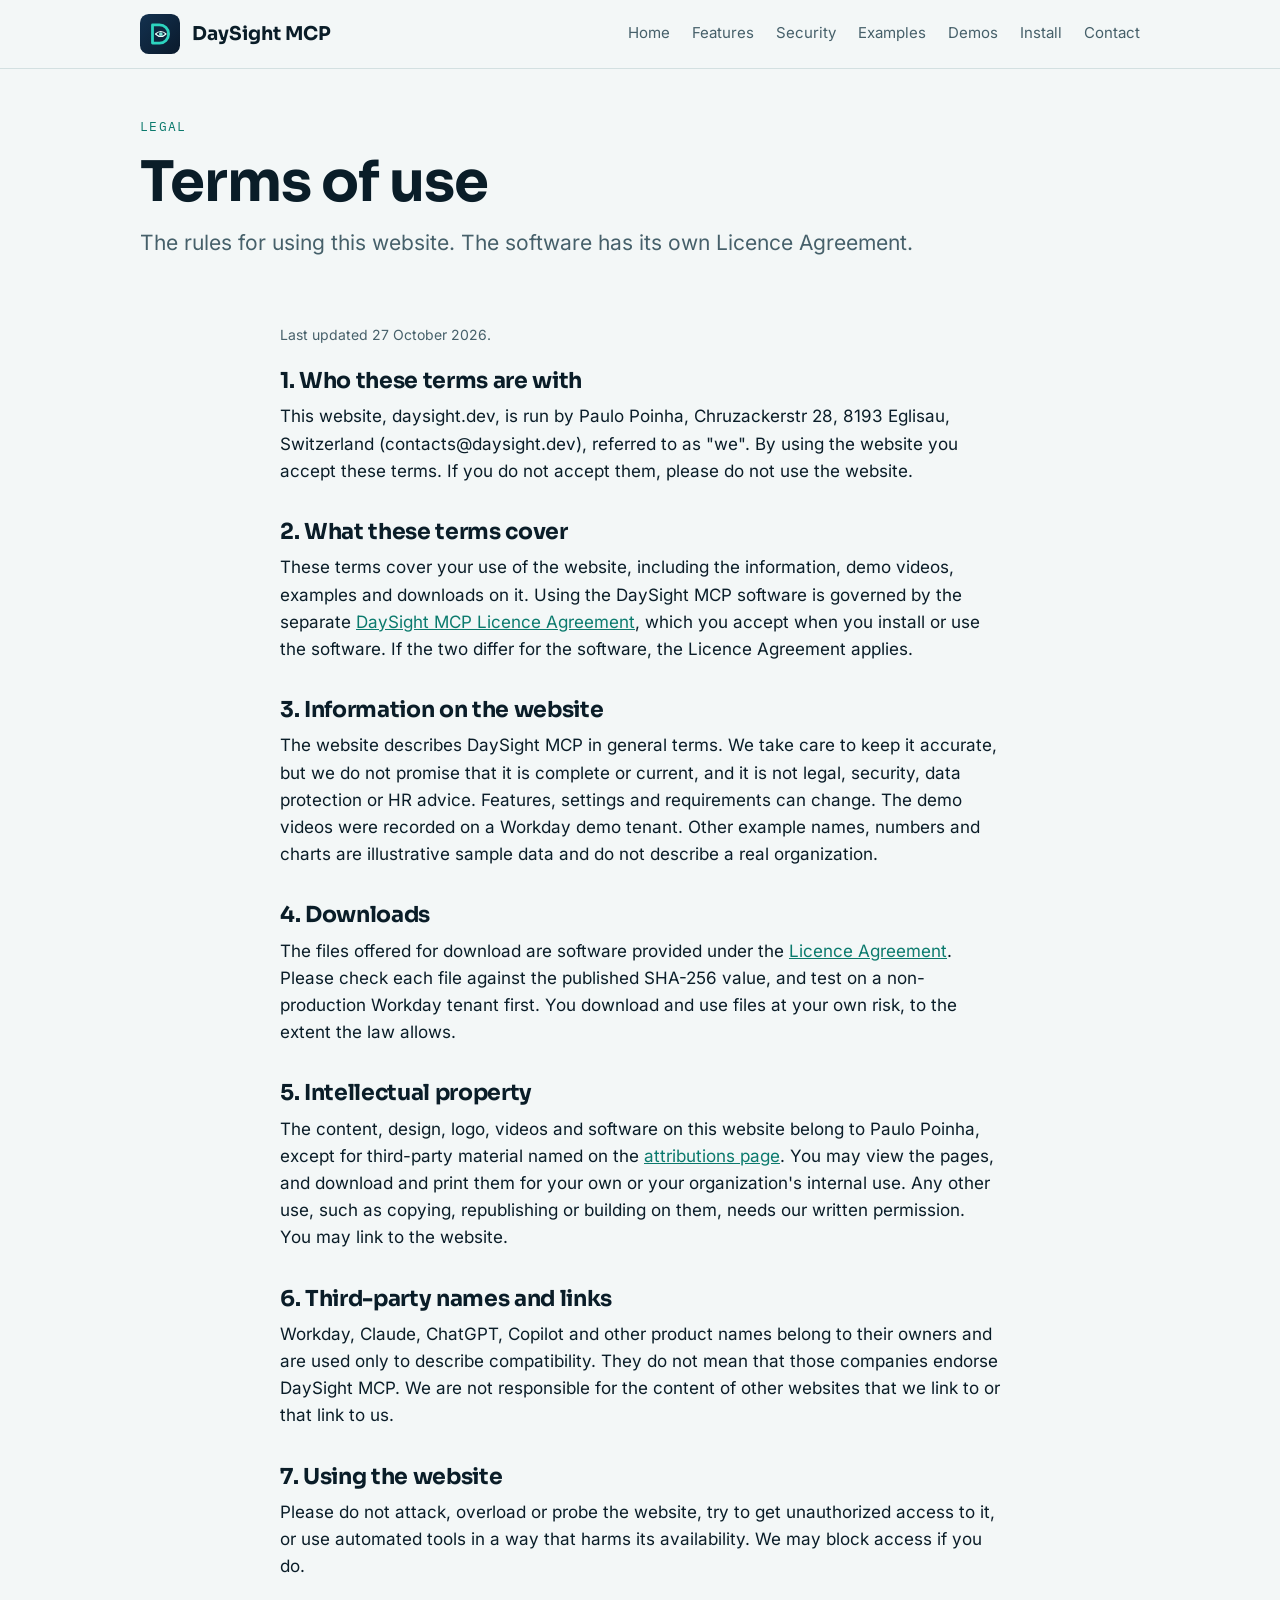
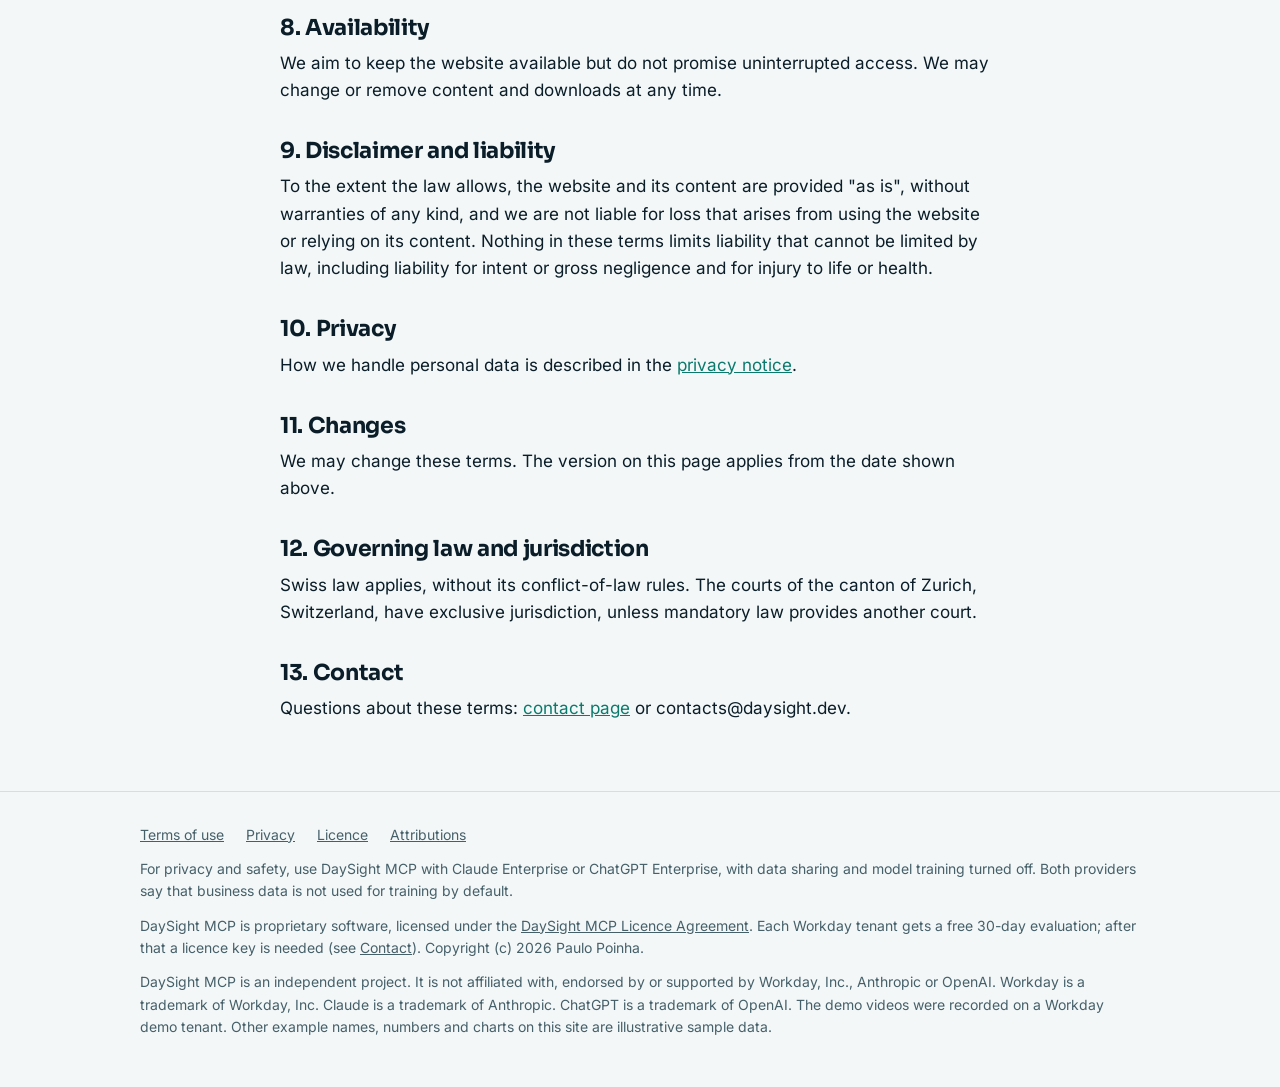
<file: docs/terms.html>
<!doctype html>
<html lang="en">
<head>
<meta charset="utf-8">
<meta name="viewport" content="width=device-width,initial-scale=1">
<title>Terms of use | DaySight MCP</title>
<meta name="description" content="Terms of use for the DaySight MCP website. The software is governed by the DaySight MCP Licence Agreement.">
<meta name="robots" content="index,follow,max-image-preview:large">
<link rel="canonical" href="https://daysight.dev/terms.html">
<meta property="og:site_name" content="DaySight MCP">
<meta property="og:locale" content="en">
<meta property="og:type" content="website">
<meta property="og:url" content="https://daysight.dev/terms.html">
<meta property="og:title" content="Terms of use | DaySight MCP">
<meta property="og:description" content="Terms of use for the DaySight MCP website. The software is governed by the DaySight MCP Licence Agreement.">
<meta property="og:image" content="https://daysight.dev/assets/og-image.png">
<meta property="og:image:width" content="1200">
<meta property="og:image:height" content="630">
<meta property="og:image:alt" content="DaySight MCP: ask about your Workday data in plain English">
<meta name="twitter:card" content="summary_large_image">
<meta name="twitter:title" content="Terms of use | DaySight MCP">
<meta name="twitter:description" content="Terms of use for the DaySight MCP website. The software is governed by the DaySight MCP Licence Agreement.">
<meta name="twitter:image" content="https://daysight.dev/assets/og-image.png">
<meta name="twitter:image:alt" content="DaySight MCP: ask about your Workday data in plain English">
<meta name="theme-color" content="#0A1D28">
<link rel="icon" type="image/svg+xml" href="assets/daysight-mcp-logo.svg">
<link rel="apple-touch-icon" href="assets/daysight-mcp-logo-512.png">
<link rel="stylesheet" href="assets/site.css">
</head>
<body>
<header class="site"><div class="wrap">
<a class="brand" href="./"><img src="assets/daysight-mcp-logo.svg" alt="" width="40" height="40">DaySight MCP</a>
<nav class="main" aria-label="Main"><a href="./">Home</a><a href="features.html">Features</a><a href="security.html">Security</a><a href="examples.html">Examples</a><a href="demos.html">Demos</a><a href="install.html">Install</a><a href="contact.html">Contact</a></nav>
</div></header>
<main>

<section class="page-title"><div class="wrap sechead"><p class="eyebrow">Legal</p><h1>Terms of use</h1><p class="lede">The rules for using this website. The software has its own Licence Agreement.</p></div></section>

<section><div class="wrap prose">
<p class="note">Last updated 27 October 2026.</p>
<h2>1. Who these terms are with</h2>
<p>This website, daysight.dev, is run by Paulo Poinha, Chruzackerstr 28, 8193 Eglisau, Switzerland (contacts&#64;daysight.dev), referred to as "we". By using the website you accept these terms. If you do not accept them, please do not use the website.</p>
<h2>2. What these terms cover</h2>
<p>These terms cover your use of the website, including the information, demo videos, examples and downloads on it. Using the DaySight MCP software is governed by the separate <a href="license.html">DaySight MCP Licence Agreement</a>, which you accept when you install or use the software. If the two differ for the software, the Licence Agreement applies.</p>
<h2>3. Information on the website</h2>
<p>The website describes DaySight MCP in general terms. We take care to keep it accurate, but we do not promise that it is complete or current, and it is not legal, security, data protection or HR advice. Features, settings and requirements can change. The demo videos were recorded on a Workday demo tenant. Other example names, numbers and charts are illustrative sample data and do not describe a real organization.</p>
<h2>4. Downloads</h2>
<p>The files offered for download are software provided under the <a href="license.html">Licence Agreement</a>. Please check each file against the published SHA-256 value, and test on a non-production Workday tenant first. You download and use files at your own risk, to the extent the law allows.</p>
<h2>5. Intellectual property</h2>
<p>The content, design, logo, videos and software on this website belong to Paulo Poinha, except for third-party material named on the <a href="attributions.html">attributions page</a>. You may view the pages, and download and print them for your own or your organization's internal use. Any other use, such as copying, republishing or building on them, needs our written permission. You may link to the website.</p>
<h2>6. Third-party names and links</h2>
<p>Workday, Claude, ChatGPT, Copilot and other product names belong to their owners and are used only to describe compatibility. They do not mean that those companies endorse DaySight MCP. We are not responsible for the content of other websites that we link to or that link to us.</p>
<h2>7. Using the website</h2>
<p>Please do not attack, overload or probe the website, try to get unauthorized access to it, or use automated tools in a way that harms its availability. We may block access if you do.</p>
<h2>8. Availability</h2>
<p>We aim to keep the website available but do not promise uninterrupted access. We may change or remove content and downloads at any time.</p>
<h2>9. Disclaimer and liability</h2>
<p>To the extent the law allows, the website and its content are provided "as is", without warranties of any kind, and we are not liable for loss that arises from using the website or relying on its content. Nothing in these terms limits liability that cannot be limited by law, including liability for intent or gross negligence and for injury to life or health.</p>
<h2>10. Privacy</h2>
<p>How we handle personal data is described in the <a href="privacy.html">privacy notice</a>.</p>
<h2>11. Changes</h2>
<p>We may change these terms. The version on this page applies from the date shown above.</p>
<h2>12. Governing law and jurisdiction</h2>
<p>Swiss law applies, without its conflict-of-law rules. The courts of the canton of Zurich, Switzerland, have exclusive jurisdiction, unless mandatory law provides another court.</p>
<h2>13. Contact</h2>
<p>Questions about these terms: <a href="contact.html">contact page</a> or contacts&#64;daysight.dev.</p>
</div></section>


</main>
<footer class="site"><div class="wrap">
<div class="links"><a href="terms.html">Terms of use</a><a href="privacy.html">Privacy</a><a href="license.html">Licence</a><a href="attributions.html">Attributions</a></div>
<p>For privacy and safety, use DaySight MCP with Claude Enterprise or ChatGPT Enterprise, with data sharing and model training turned off. Both providers say that business data is not used for training by default.</p>
<p>DaySight MCP is proprietary software, licensed under the <a href="license.html">DaySight MCP Licence Agreement</a>. Each Workday tenant gets a free 30-day evaluation; after that a licence key is needed (see <a href="contact.html">Contact</a>). Copyright (c) 2026 Paulo Poinha.</p>
<p>DaySight MCP is an independent project. It is not affiliated with, endorsed by or supported by Workday, Inc., Anthropic or OpenAI. Workday is a trademark of Workday, Inc. Claude is a trademark of Anthropic. ChatGPT is a trademark of OpenAI. The demo videos were recorded on a Workday demo tenant. Other example names, numbers and charts on this site are illustrative sample data.</p>
</div></footer>
<script src="assets/site.js" defer></script>
</body>
</html>
</file>
<file: docs/assets/site.css>
/* DaySight MCP site. Layout: single column, wide hero with a sample chat, grids of plain cards. */
/* Self-hosted fonts (Inter, Sora, IBM Plex Mono; SIL Open Font License 1.1, see attributions.html). Latin subset. */
@font-face{font-family:'IBM Plex Mono';font-style:normal;font-weight:400;font-display:swap;src:url(fonts/ibm-plex-mono-400.woff2) format('woff2')}
@font-face{font-family:'IBM Plex Mono';font-style:normal;font-weight:500;font-display:swap;src:url(fonts/ibm-plex-mono-500.woff2) format('woff2')}
@font-face{font-family:'Inter';font-style:normal;font-weight:400 600;font-display:swap;src:url(fonts/inter-var.woff2) format('woff2')}
@font-face{font-family:'Sora';font-style:normal;font-weight:600 700;font-display:swap;src:url(fonts/sora-var.woff2) format('woff2')}
:root{
  --bg:#F3F7F7; --card:#FFFFFF; --fg:#0A1D28; --muted:#46606A; --line:#D3E0E1;
  --accent:#0B7A6D; --accent-fg:#FFFFFF; --soft:#E3F1EF; --deep:#0A1D28; --deep-fg:#E8F4F2; --mint:#5EEAD4;
  --display:'Sora',system-ui,-apple-system,'Segoe UI',sans-serif;
  --body:'Inter',system-ui,-apple-system,'Segoe UI',sans-serif;
  --mono:'IBM Plex Mono',ui-monospace,Consolas,monospace;
  color-scheme:light;
}
*{box-sizing:border-box}
html{-webkit-text-size-adjust:100%}
body{margin:0;background:var(--bg);color:var(--fg);font-family:var(--body);font-size:17px;line-height:1.6}
a{color:var(--accent)}
img{max-width:100%}
.wrap{max-width:1040px;margin:0 auto;padding-left:max(20px,env(safe-area-inset-left,0px));padding-right:max(20px,env(safe-area-inset-right,0px))}
:focus-visible{outline:3px solid var(--accent);outline-offset:3px;border-radius:4px}

header.site{border-bottom:1px solid var(--line)}
header.site .wrap{display:flex;align-items:center;justify-content:space-between;gap:16px;padding-block:14px;flex-wrap:wrap}
.brand{display:flex;align-items:center;gap:12px;color:var(--fg);text-decoration:none;font-family:var(--display);font-weight:700;font-size:19px}
.brand img{width:40px;height:40px;display:block}
nav.main{display:flex;gap:6px 22px;flex-wrap:wrap;align-items:center;font-size:15px}
nav.main a{color:var(--muted);text-decoration:none;padding:4px 0;border-bottom:2px solid transparent}
nav.main a:hover,nav.main a[aria-current="page"]{color:var(--fg);border-bottom-color:var(--accent)}

h1,h2,h3{font-family:var(--display);line-height:1.15;margin:0;text-wrap:balance}
h1{font-size:clamp(34px,6vw,56px);font-weight:700;letter-spacing:-.02em}
h2{font-size:clamp(26px,4vw,36px);font-weight:700;letter-spacing:-.015em}
h3{font-size:19px;font-weight:600}
p{margin:0}
.lede{font-size:clamp(18px,2.4vw,21px);color:var(--muted);max-width:56ch}
.eyebrow{font-family:var(--mono);font-size:13px;letter-spacing:.1em;text-transform:uppercase;color:var(--accent)}
.muted{color:var(--muted)}
section{padding-block:56px}
.stack{display:flex;flex-direction:column;gap:18px}
.row{display:flex;gap:12px;flex-wrap:wrap}

.btn{display:inline-block;font-family:var(--display);font-weight:600;font-size:16px;text-decoration:none;padding:12px 22px;border-radius:10px;background:var(--accent);color:var(--accent-fg);border:2px solid var(--accent)}
.btn:hover{filter:brightness(1.08)}
.btn.ghost{background:transparent;color:var(--fg);border-color:var(--line)}
.btn.ghost:hover{border-color:var(--accent)}

.hero{padding-block:64px 40px}
.hero .wrap{display:grid;grid-template-columns:minmax(0,1.05fr) minmax(0,1fr);gap:48px;align-items:center}
.hero .stack{gap:22px}
.note{font-size:14px;color:var(--muted)}

.chat{background:var(--deep);color:var(--deep-fg);border-radius:18px;padding:22px;display:flex;flex-direction:column;gap:14px;box-shadow:0 18px 40px -22px rgba(10,29,40,.55)}
.chat .tag{font-family:var(--mono);font-size:12px;letter-spacing:.06em;opacity:.7}
.bubble{padding:12px 16px;border-radius:14px;font-size:16px;max-width:92%}
.bubble.u{align-self:flex-end;background:#1B4453;color:#E8F4F2;border-bottom-right-radius:4px}
.bubble.a{align-self:flex-start;background:#0A1D28;color:#E8F4F2;border:1px solid #27505F;border-bottom-left-radius:4px}
.bubble.a b{color:var(--mint)}
.dark-on-light .bubble.a{background:#0A1D28}

.grid{display:grid;gap:18px;grid-template-columns:repeat(auto-fit,minmax(260px,1fr))}
.grid.two{grid-template-columns:repeat(auto-fit,minmax(min(100%,440px),1fr))}
.card{background:var(--card);border:1px solid var(--line);border-radius:14px;padding:24px;display:flex;flex-direction:column;gap:10px;min-width:0}
.card p{color:var(--muted);font-size:16px}
.card .ico{width:36px;height:36px;border-radius:10px;background:var(--soft);color:var(--accent);display:grid;place-items:center;font-family:var(--mono);font-weight:500;font-size:15px}
.band{background:var(--soft);border-block:1px solid var(--line)}
.sechead{display:flex;flex-direction:column;gap:12px;margin-bottom:32px;max-width:62ch}

.steps{list-style:none;margin:0;padding:0;display:grid;gap:18px;grid-template-columns:repeat(auto-fit,minmax(230px,1fr));counter-reset:s}
.steps li{counter-increment:s;background:var(--card);border:1px solid var(--line);border-radius:14px;padding:22px;display:flex;flex-direction:column;gap:8px}
.steps li::before{content:"Step " counter(s);font-family:var(--mono);font-size:12px;letter-spacing:.08em;text-transform:uppercase;color:var(--accent)}
.steps li p{color:var(--muted);font-size:16px}

.qa{display:flex;flex-direction:column;gap:12px;background:var(--card);border:1px solid var(--line);border-radius:14px;padding:20px}
.qa .q{font-family:var(--display);font-weight:600;font-size:18px}
.qa .a{color:var(--muted);font-size:16px;border-left:3px solid var(--accent);padding-left:14px}
.qa-grid{display:grid;gap:16px;grid-template-columns:repeat(auto-fit,minmax(300px,1fr))}
.qa-grid .qa{height:100%}

table{border-collapse:collapse;width:100%;font-size:15px}
th,td{text-align:left;padding:10px 12px;border-bottom:1px solid var(--line);vertical-align:top}
th{font-family:var(--mono);font-size:12px;letter-spacing:.08em;text-transform:uppercase;color:var(--muted);font-weight:500}
.scroll{overflow-x:auto}
code{font-family:var(--mono);font-size:.9em;background:var(--soft);padding:2px 6px;border-radius:5px}
.callout{background:var(--soft);border:1px solid var(--line);border-radius:12px;padding:16px 20px;font-size:16px}
ul.ticks{list-style:none;margin:0;padding:0;display:flex;flex-direction:column;gap:10px}
ul.ticks li{padding-left:28px;position:relative}
ul.ticks li::before{content:"";position:absolute;left:0;top:.55em;width:14px;height:8px;border-left:3px solid var(--accent);border-bottom:3px solid var(--accent);transform:rotate(-45deg) translateY(-50%)}

.cta{background:var(--deep);color:var(--deep-fg);border-radius:20px;padding:44px 32px;text-align:center;display:flex;flex-direction:column;gap:18px;align-items:center}
.cta h2{color:var(--deep-fg)}
.cta p{color:#A9C2C8;max-width:52ch}
.cta .btn{background:var(--mint);border-color:var(--mint);color:#08141B}
.cta .btn.ghost{background:transparent;color:var(--deep-fg);border-color:#3B6574}

footer.site{border-top:1px solid var(--line);padding-block:32px 48px;font-size:14px;color:var(--muted)}
footer.site .wrap{display:flex;flex-direction:column;gap:12px}
footer.site .links{display:flex;gap:8px 22px;flex-wrap:wrap}
footer.site a{color:var(--muted)}
.page-title{padding-block:48px 8px}

@media (max-width:820px){
  .hero .wrap{grid-template-columns:minmax(0,1fr);gap:32px}
  section{padding-block:40px}
  .hero{padding-block:36px 24px}
}
@media (prefers-reduced-motion:no-preference){.btn{transition:filter .15s}}
.wrap.sechead{max-width:1040px;margin-bottom:0}
.wrap.sechead>*{max-width:62ch}

/* charts and dashboard */
.dash{background:var(--card);border:1px solid var(--line);border-radius:18px;padding:22px;display:flex;flex-direction:column;gap:18px;min-width:0}
.dash-head{display:flex;justify-content:space-between;align-items:center;gap:12px;flex-wrap:wrap}
.dash-head b{font-family:var(--display);font-size:18px}
.tag{font-family:var(--mono);font-size:12px;letter-spacing:.06em;color:var(--muted)}
.tiles{display:grid;grid-template-columns:repeat(auto-fit,minmax(170px,1fr));gap:12px}
.tile{background:var(--soft);border-radius:12px;padding:14px 16px;display:flex;flex-direction:column;gap:2px;min-width:0}
.tl{font-size:13px;color:var(--muted)}
.tv{font-family:var(--display);font-weight:700;font-size:28px;line-height:1.15;font-variant-numeric:tabular-nums}
.ts{font-size:13px;color:var(--muted)}
.dash-grid{display:grid;grid-template-columns:repeat(auto-fit,minmax(300px,1fr));gap:16px}
.vizcard{margin:0;border:1px solid var(--line);border-radius:12px;padding:14px 16px;display:flex;flex-direction:column;gap:8px;min-width:0}
.vizcard figcaption{font-family:var(--display);font-weight:600;font-size:15px}
svg.chart{width:100%;height:auto;display:block}
svg.chart text{font-family:var(--body)}
svg.chart .ax{fill:var(--muted);font-size:12px;font-variant-numeric:tabular-nums}
svg.chart .lab{fill:var(--fg);font-size:13px}
svg.chart .val{fill:var(--fg);font-size:13px;font-weight:600;font-variant-numeric:tabular-nums}
svg.chart .grid{stroke:var(--line);stroke-width:1}
svg.chart .ln{fill:none;stroke:var(--accent);stroke-width:3;stroke-linejoin:round;stroke-linecap:round}
svg.chart .area{fill:var(--accent);opacity:.12}
svg.chart .dot{fill:var(--card);stroke:var(--accent);stroke-width:2}
svg.chart .dot-end{fill:var(--accent)}
svg.chart .bar{fill:var(--accent);opacity:.55}
svg.chart .bar.hot{opacity:1}
.privacy{display:flex;gap:12px;align-items:flex-start;background:var(--soft);border:1px solid var(--line);border-radius:12px;padding:14px 18px;font-size:15px;line-height:1.5}
.privacy b{white-space:nowrap}
.promptlist{display:grid;gap:12px;grid-template-columns:repeat(auto-fit,minmax(280px,1fr));margin-top:20px}
.prompt{font-family:var(--mono);font-size:14px;background:var(--card);border:1px solid var(--line);border-radius:10px;padding:12px 14px;color:var(--fg)}
.vizcard{overflow-x:auto}
svg.chart{min-width:440px}

/* demo videos */
.player{position:relative;border-radius:16px;overflow:hidden;border:1px solid var(--line);background:#F8F8F6;aspect-ratio:16/9;box-shadow:0 18px 40px -24px rgba(10,29,40,.5)}
.player video{width:100%;height:100%;display:block;object-fit:cover}
.pp{position:absolute;left:14px;bottom:14px;width:44px;height:44px;border-radius:50%;border:0;background:rgba(10,29,40,.82);color:#fff;display:grid;place-items:center;cursor:pointer;padding:0}
.pp:hover{background:rgba(10,29,40,.95)}
.pp svg{width:18px;height:18px;fill:currentColor}
.pp[data-state="playing"] .i-play,.pp[data-state="paused"] .i-pause{display:none}
.chips{display:flex;gap:8px;flex-wrap:wrap;margin-top:14px}
.chip{font-family:var(--body);font-weight:500;font-size:15px;padding:8px 14px;border-radius:999px;border:1px solid var(--line);background:var(--card);color:var(--fg);cursor:pointer}
.chip[aria-pressed="true"]{background:var(--accent);border-color:var(--accent);color:var(--accent-fg)}
.demo-cards{display:grid;gap:18px;grid-template-columns:repeat(auto-fit,minmax(230px,1fr))}
.demo-card{display:flex;flex-direction:column;gap:10px;text-decoration:none;color:var(--fg)}
.demo-card img{width:100%;height:auto;aspect-ratio:16/9;object-fit:cover;border-radius:12px;border:1px solid var(--line);display:block}
.demo-card span{font-family:var(--display);font-weight:600;font-size:17px}
.demo-card small{color:var(--muted);font-size:14px;line-height:1.4}
.demo-card:hover img{border-color:var(--accent)}
.demo{display:grid;gap:20px;grid-template-columns:minmax(0,1.5fr) minmax(0,1fr);align-items:start;padding-block:28px;border-top:1px solid var(--line)}
.demo:first-of-type{border-top:0}
.demo video{width:100%;height:auto;aspect-ratio:16/9;border-radius:14px;border:1px solid var(--line);background:#F8F8F6;display:block}
.demo .stack p{color:var(--muted)}
@media (max-width:820px){.demo{grid-template-columns:minmax(0,1fr)}}

.hero.hero-video .wrap{display:flex;flex-direction:column;align-items:stretch;gap:32px}
.hero.hero-video{padding-block:48px 24px}
.player video[controls]{pointer-events:auto}
.hero.hero-video{padding-block:32px 16px}
.hero.hero-video h1{font-size:clamp(30px,4.6vw,46px)}
.hero.hero-video .lede{font-size:clamp(16px,2vw,19px)}
.hero.hero-video .wrap{gap:24px}
.sha{word-break:break-all}
.prose{max-width:760px}
.prose h2{font-size:22px;margin:34px 0 10px}
.prose h2:first-child,.prose .note+h2{margin-top:22px}
.prose p,.prose li{margin:0 0 12px}
.prose ul{padding-left:22px;margin:0 0 14px}
.prose table{width:100%;margin:14px 0 24px}
.addr{font-style:normal;line-height:1.75;margin:10px 0}

.announce{background:var(--deep);color:var(--deep-fg);border-bottom:1px solid var(--line)}
.announce .wrap{display:flex;gap:10px 16px;align-items:center;flex-wrap:wrap;padding-block:12px}
.announce .tag{font-family:var(--mono);font-size:12px;letter-spacing:.1em;text-transform:uppercase;background:var(--mint);color:#08141B;border-radius:999px;padding:3px 10px}
.announce p{margin:0;font-size:16px;flex:1 1 320px}
.announce a{color:var(--mint);font-weight:600;white-space:nowrap}

/* security page: short-path diagram, "what you keep" panel, tags */
:root{--warn:#B4432F;--warnbg:#FBEAE6;--warnfg:#7A3326}
.tagl{align-self:flex-start;font-family:var(--mono);font-size:12px;letter-spacing:.08em;text-transform:uppercase;background:var(--soft);color:var(--accent);border-radius:999px;padding:5px 12px;font-weight:500}
.keep{background:var(--deep);color:var(--deep-fg);border-radius:14px;padding:28px 30px;display:flex;flex-direction:column;justify-content:center;gap:16px}
.keep h3{color:var(--mint);font-size:22px}
.keep ul.ticks{gap:14px;font-size:18px}
.keep ul.ticks li::before{border-color:var(--mint)}
.path{display:flex;flex-direction:column;gap:28px}
.path-lbl{font-size:14px;font-weight:600;color:var(--muted);margin-bottom:10px}
.flow{display:flex;align-items:center;gap:0}
.node{flex:1 1 0;min-width:0;border:1px solid var(--line);background:var(--card);border-radius:14px;padding:16px 18px;display:flex;flex-direction:column;gap:4px;justify-content:center;min-height:84px}
.node b{font-family:var(--display);font-size:18px;line-height:1.2}
.node small{color:var(--muted);font-size:14px;line-height:1.35}
.flow-muted{opacity:.8}
.flow-muted .node b{color:var(--muted);font-size:16px}
.flow-muted .node{min-height:64px;padding:12px 16px}
.node.bad{background:var(--warnbg);border:2px dashed var(--warn)}
.node.bad b{color:var(--warn)}
.node.bad small{color:var(--warnfg)}
.link{flex:0 0 118px;display:flex;flex-direction:column;align-items:center;gap:8px;color:var(--line);padding-inline:6px}
.link i{display:block;position:relative;width:100%;height:4px;border-radius:2px;background:currentColor}
.link i::after{content:"";position:absolute;right:-4px;top:50%;transform:translateY(-50%);border-left:12px solid currentColor;border-top:8px solid transparent;border-bottom:8px solid transparent}
.link em{font-style:normal;font-size:12px;line-height:1.25;text-align:center;font-weight:600}
.path-hero{background:#fff;color:var(--fg);border-radius:20px;padding:26px 28px 28px;border:2px solid var(--mint);box-shadow:0 0 0 6px color-mix(in srgb,var(--mint) 18%,transparent),0 24px 48px -28px rgba(10,29,40,.6);display:flex;flex-direction:column;gap:22px}
.path-top{display:flex;align-items:center;justify-content:space-between;gap:12px 20px;flex-wrap:wrap}
.pill-mint{background:var(--mint);color:#08141B;font-family:var(--display);font-weight:700;font-size:17px;padding:8px 18px;border-radius:999px}
.zero{display:flex;align-items:baseline;gap:10px;color:var(--accent);font-family:var(--display);font-weight:600;font-size:18px}
.zero b{font-size:52px;line-height:1;color:var(--deep);font-weight:700}
.path-hero .node{background:#0F222C;border-color:#25424d;min-height:110px}
.path-hero .node b{color:#fff;font-size:20px}
.path-hero .node small{color:#93AAB1}
.path-hero .node.me{background:var(--mint);border-color:var(--mint)}
.path-hero .node.me b{color:#08141B}
.path-hero .node.me small{color:#0F3A38;font-weight:500}
.path-hero .link{color:var(--accent)}
.path-note{font-family:var(--display);font-weight:600;font-size:clamp(20px,3vw,26px);color:var(--deep)}
@media (max-width:760px){
  .flow{flex-direction:column;align-items:stretch}
  .link{flex:0 0 auto;flex-direction:row;justify-content:center;gap:12px;padding-block:6px;min-height:52px}
  .link i{width:4px;height:30px}
  .link i::after{right:50%;top:auto;bottom:-4px;transform:translateX(50%);border-left:8px solid transparent;border-right:8px solid transparent;border-top:12px solid currentColor;border-bottom:0}
  .link em{text-align:left;font-size:13px}
  .flow-muted .link{min-height:40px}
  .pill-mint{font-size:15px;padding:7px 14px;border-radius:18px;align-self:flex-start}
  .path-hero .zero{align-self:flex-start}
}
</file>
